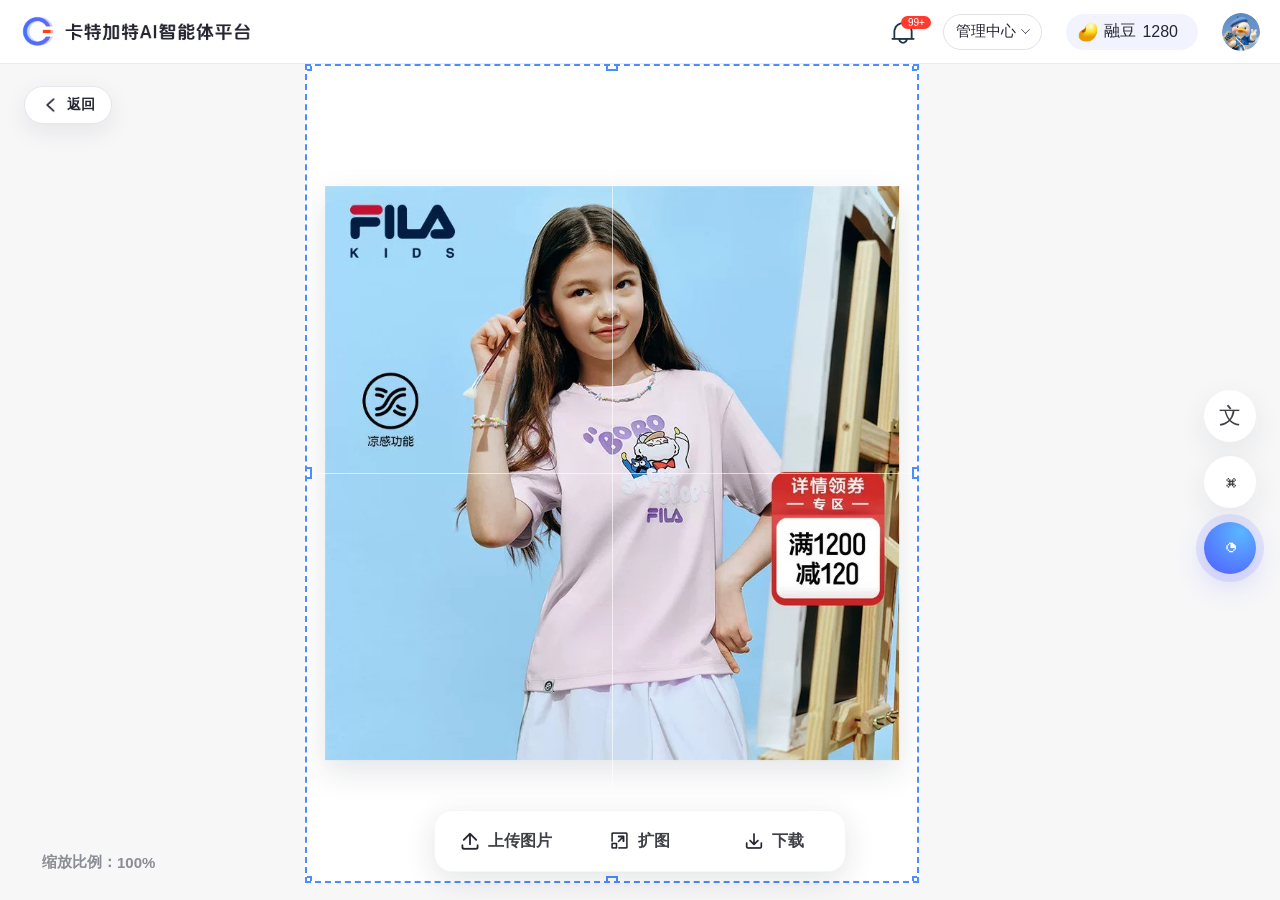
<file: outpaint-ui-preview/index.html>
<!doctype html>
<html lang="zh-CN">
<head>
  <meta charset="utf-8">
  <meta name="viewport" content="width=device-width, initial-scale=1">
  <title>扩图编辑 - AI 电商平台</title>
  <style>
    :root {
      --brand: #505cff;
      --brand-blue: #4b8cff;
      --page: #f7f7f8;
      --panel: #fff;
      --panel-soft: #f2f2f3;
      --text: #252632;
      --sub: #657084;
      --muted: #9aa1ad;
      --line: #e8e8ec;
      --dark: #2f3034;
      --success: #12b76a;
      --danger: #f04438;
      --shadow: 0 18px 48px rgba(24, 28, 40, .12);
      --radius: 12px;
      --source-ratio: 1;
      --target-ratio: 1;
      --source-size: 50%;
      --source-image: url("assets/main-product.jpg");
      font-family: "PingFang SC", "Noto Sans SC", -apple-system, BlinkMacSystemFont, "Segoe UI", sans-serif;
    }

    * { box-sizing: border-box; }

    html,
    body {
      width: 100%;
      min-height: 100%;
      margin: 0;
      color: var(--text);
      background: var(--page);
      letter-spacing: 0;
      overflow: hidden;
    }

    button,
    input,
    select {
      font: inherit;
    }

    button {
      border: 0;
      cursor: pointer;
      background: transparent;
      color: inherit;
    }

    .editor {
      width: 100vw;
      height: 100vh;
      display: grid;
      grid-template-rows: 64px minmax(0, 1fr);
      background: #f7f7f8;
    }

    .global-header {
      height: 64px;
      background: #fff;
      border-bottom: 1px solid #e9ebf2;
      display: flex;
      align-items: center;
      justify-content: space-between;
      padding: 0 20px;
      position: sticky;
      top: 0;
      z-index: 20;
    }

    .brand {
      display: flex;
      align-items: center;
      min-width: 0;
    }

    .brand-logo {
      width: 232px;
      height: auto;
      display: block;
    }

    .header-actions {
      display: flex;
      align-items: center;
      justify-content: flex-end;
      gap: 24px;
      color: #252632;
    }

    .notice {
      width: 32px;
      height: 32px;
      border: 0;
      background: transparent;
      position: relative;
      cursor: pointer;
      padding: 0;
    }

    .notice:before {
      content: "";
      position: absolute;
      left: 3px;
      top: 3px;
      width: 26px;
      height: 26px;
      background: url("assets/notification-bell.png") center / contain no-repeat;
    }

    .notice:after {
      content: "99+";
      position: absolute;
      left: 14px;
      top: 0;
      min-width: 24px;
      height: 13px;
      padding: 0 3px;
      border-radius: 10px;
      background: #ff3b30;
      color: #fff;
      font-size: 10px;
      line-height: 13px;
      text-align: center;
    }

    .header-pill {
      min-height: 36px;
      border: 1px solid #e1e1e1;
      border-radius: 20px;
      background: #fff;
      padding: 0 12px;
      display: inline-flex;
      align-items: center;
      gap: 6px;
      font-size: 15px;
      white-space: nowrap;
    }

    .header-chevron {
      width: 7px;
      height: 7px;
      border-right: 1.7px solid #4b5565;
      border-bottom: 1.7px solid #4b5565;
      border-radius: 1.5px;
      transform: rotate(45deg);
      flex: 0 0 auto;
      margin-top: -4px;
    }

    .credit-pill {
      min-height: 36px;
      border: 0;
      border-radius: 20px;
      background: #f1f4ff;
      padding: 0 20px 0 12px;
      display: inline-flex;
      align-items: center;
      gap: 6px;
      font-size: 16px;
      white-space: nowrap;
    }

    .credit-dot {
      width: 20px;
      height: 20px;
      display: inline-block;
      background: url("assets/rongdou-credit-icon.png") center / contain no-repeat;
      flex: 0 0 auto;
    }

    .avatar {
      width: 38px;
      height: 38px;
      border-radius: 50%;
      display: block;
      object-fit: cover;
      background: #eef1ff;
    }

    .canvas-shell {
      position: relative;
      min-height: 0;
      overflow: hidden;
      background: #f7f7f8;
    }

    .canvas {
      position: absolute;
      inset: 0;
      display: grid;
      place-items: center;
      padding-bottom: 120px;
      touch-action: none;
    }

    .board-strip {
      position: relative;
      display: flex;
      align-items: flex-start;
      gap: 56px;
      cursor: grab;
      transform-origin: center center;
      will-change: transform;
    }

    .board-strip.dragging {
      cursor: grabbing;
    }

    .artboard-wrap {
      position: relative;
      width: min(760px, 48vw);
      aspect-ratio: var(--target-ratio);
      transition: width .18s ease, aspect-ratio .18s ease;
    }

    .artboard-wrap.wide {
      width: min(900px, 56vw);
    }

    .artboard-wrap.tall {
      width: min(520px, 38vw);
    }

    .selection-label {
      position: absolute;
      left: 0;
      top: -30px;
      display: flex;
      align-items: center;
      gap: 8px;
      color: var(--brand-blue);
      font-size: 16px;
      font-weight: 600;
    }

    .selection-size {
      position: absolute;
      top: -30px;
      right: 0;
      color: var(--brand-blue);
      font-size: 16px;
      font-weight: 600;
    }

    .artboard {
      position: absolute;
      inset: 0;
      background: #fff;
      border: 2px solid var(--brand-blue);
      overflow: hidden;
      user-select: none;
    }

    .artboard.pending {
      border-style: dashed;
    }

    .artboard::before,
    .artboard::after {
      content: "";
      position: absolute;
      z-index: 4;
      background: rgba(255,255,255,.62);
      pointer-events: none;
    }

    .artboard::before {
      left: 0;
      top: 50%;
      width: 100%;
      height: 1px;
    }

    .artboard::after {
      top: 0;
      left: 50%;
      height: 100%;
      width: 1px;
    }

    .expanded-bg {
      position: absolute;
      inset: 0;
      opacity: 0;
      background:
        linear-gradient(90deg, rgba(176,226,249,.84), rgba(244,251,255,.78)),
        var(--source-image) center / cover no-repeat;
      filter: blur(22px) saturate(1.05);
      transform: scale(1.14);
      transition: opacity .28s ease;
    }

    .generated .expanded-bg,
    .processing .expanded-bg {
      opacity: 1;
    }

    .source-photo {
      position: absolute;
      z-index: 3;
      left: 50%;
      top: 50%;
      width: var(--source-size);
      aspect-ratio: 1;
      transform: translate(-50%, -50%);
      background: #fff var(--source-image) center / cover no-repeat;
      box-shadow: 0 12px 30px rgba(34, 40, 56, .12);
      transition: width .18s ease, opacity .18s ease;
    }

    .generated .source-photo {
      box-shadow: none;
    }

    .source-board.generated .expanded-bg,
    .source-board.generated .outpaint-mask {
      opacity: 0;
    }

    .source-board.generated .source-photo {
      box-shadow: 0 12px 30px rgba(34, 40, 56, .12);
    }

    .outpaint-mask {
      position: absolute;
      inset: 0;
      z-index: 2;
      opacity: 0;
      background: linear-gradient(90deg, rgba(235,235,235,.2), rgba(198,198,198,.78));
      transition: opacity .18s ease;
    }

    .processing .outpaint-mask {
      opacity: .82;
    }

    .processing-badge {
      position: absolute;
      right: 110px;
      bottom: 42px;
      z-index: 8;
      display: none;
      padding: 10px 20px;
      border-radius: 999px;
      background: rgba(42,43,48,.32);
      color: #fff;
      font-size: 16px;
      font-weight: 650;
      backdrop-filter: blur(6px);
    }

    .processing .processing-badge {
      display: block;
    }

    .handle {
      position: absolute;
      z-index: 8;
      width: 12px;
      height: 12px;
      border: 2px solid var(--brand-blue);
      background: #fff;
    }

    .handle.lt { left: -7px; top: -7px; }
    .handle.rt { right: -7px; top: -7px; }
    .handle.lb { left: -7px; bottom: -7px; }
    .handle.rb { right: -7px; bottom: -7px; }
    .handle.tm { left: 50%; top: -7px; transform: translateX(-50%); }
    .handle.bm { left: 50%; bottom: -7px; transform: translateX(-50%); }
    .handle.lm { left: -7px; top: 50%; transform: translateY(-50%); }
    .handle.rm { right: -7px; top: 50%; transform: translateY(-50%); }

    .right-rail {
      position: absolute;
      right: 24px;
      top: 50%;
      transform: translateY(-50%);
      display: grid;
      gap: 14px;
      z-index: 12;
    }

    .rail-btn {
      width: 52px;
      height: 52px;
      border-radius: 50%;
      display: grid;
      place-items: center;
      background: #fff;
      box-shadow: 0 10px 30px rgba(30,34,44,.08);
      color: #3e4046;
      font-size: 22px;
    }

    .rail-btn.active {
      color: #fff;
      background: radial-gradient(circle at 70% 20%, #5bb6ff, var(--brand));
      box-shadow: 0 0 0 8px rgba(80,92,255,.12), 0 10px 30px rgba(80,92,255,.22);
    }

    .return-btn {
      position: absolute;
      left: 24px;
      top: 22px;
      z-index: 17;
      height: 38px;
      padding: 0 16px;
      border-radius: 20px;
      display: inline-flex;
      align-items: center;
      gap: 8px;
      background: #fff;
      border: 1px solid #e5e7ef;
      box-shadow: 0 8px 24px rgba(24, 28, 40, .08);
      color: #252632;
      font-size: 14px;
      font-weight: 700;
    }

    .return-btn:hover {
      color: var(--brand);
      border-color: rgba(80, 92, 255, .28);
      background: #f7f8ff;
    }

    .return-icon {
      width: 18px;
      height: 18px;
      display: inline-block;
      flex: 0 0 auto;
      background: url("assets/back-icon.png") center / 18px 18px no-repeat;
    }

    .bottom-left {
      position: absolute;
      left: 42px;
      bottom: 28px;
      display: flex;
      align-items: center;
      color: #8b8d94;
      font-size: 15px;
      font-weight: 600;
    }

    .tool-dock {
      position: absolute;
      left: 50%;
      transform: translateX(-50%);
      z-index: 16;
      display: flex;
      align-items: center;
      background: #fff;
      box-shadow: 0 8px 30px rgba(27, 31, 42, .12);
      border: 1px solid rgba(0,0,0,.04);
      overflow: hidden;
    }

    .tool-dock {
      bottom: 28px;
      height: 62px;
      border-radius: 18px;
      gap: 8px;
      padding: 8px;
    }

    .dock-btn {
      min-width: 126px;
      height: 42px;
      border-radius: 11px;
      padding: 0 16px;
      display: inline-flex;
      align-items: center;
      justify-content: center;
      gap: 8px;
      color: #3e4046;
      font-size: 16px;
      font-weight: 700;
    }

    .dock-btn:hover {
      background: #F5F6FA;
    }

    .dock-btn.active {
      color: #fff;
      background: #2f3034;
    }

    .dock-btn.active:hover {
      background: #2f3034;
    }

    .dock-icon {
      width: 20px;
      height: 20px;
      flex: 0 0 auto;
      display: inline-block;
      background-position: center;
      background-repeat: no-repeat;
      background-size: 20px 20px;
    }

    .outpaint-dock-icon {
      background-image: url("assets/outpaint-icon.png");
    }

    .dock-btn.active .outpaint-dock-icon {
      background-image: url("assets/outpaint-icon-active.png");
    }

    .upload-dock-icon {
      background-image: url("assets/upload-icon.png");
    }

    .dock-btn.active .upload-dock-icon {
      background-image: url("assets/upload-icon-active.png");
    }

    .download-dock-icon {
      width: 20px;
      height: 20px;
      flex: 0 0 auto;
      display: inline-block;
      background: url("assets/download-icon.png") center / 20px 20px no-repeat;
    }

    .outpaint-panel {
      position: fixed;
      z-index: 18;
      right: 24px;
      top: 86px;
      bottom: 104px;
      width: 336px;
      border-radius: 12px;
      background: #fff;
      box-shadow: 0 14px 36px rgba(24,28,40,.12);
      padding: 14px 14px 12px;
      display: none;
      flex-direction: column;
      gap: 10px;
      overflow: hidden;
    }

    .outpaint-panel.show {
      display: flex;
    }

    .outpaint-panel h2 {
      margin: 0;
      font-size: 15px;
      line-height: 20px;
      font-weight: 800;
    }

    .form-block {
      display: grid;
      gap: 6px;
    }

    .outpaint-panel > .form-block:nth-of-type(2) {
      min-height: 0;
      flex: 1 1 auto;
    }

    .form-label {
      color: #7c7f89;
      font-size: 14px;
      line-height: 20px;
    }

    .select-wrap,
    .input-wrap {
      position: relative;
      height: 36px;
      border-radius: 8px;
      background: #f2f2f3;
      display: flex;
      align-items: center;
    }

    .select-wrap select {
      width: 100%;
      height: 36px;
      border: 0;
      appearance: none;
      outline: 0;
      background: transparent;
      padding: 0 36px 0 12px;
      font-size: 14px;
      color: #222328;
      cursor: pointer;
    }

    .select-wrap::after {
      content: "";
      position: absolute;
      right: 14px;
      top: 13px;
      width: 7px;
      height: 7px;
      border-right: 1.6px solid #7c7f89;
      border-bottom: 1.6px solid #7c7f89;
      transform: rotate(45deg);
      pointer-events: none;
    }

    .ratio-list {
      display: grid;
      gap: 4px;
      padding: 0;
      min-height: 0;
      align-content: start;
      overflow-y: auto;
    }

    .ratio-option {
      min-height: 32px;
      display: grid;
      grid-template-columns: 32px minmax(0, 1fr) 22px;
      align-items: center;
      gap: 12px;
      color: #222328;
      font-size: 14px;
      line-height: 20px;
      text-align: left;
      border-radius: 8px;
      background: transparent;
      padding: 0 2px 0 0;
    }

    .ratio-option:hover { background: transparent; }

    .ratio-option .selected-mark {
      justify-self: end;
      color: var(--brand);
      font-size: 20px;
      line-height: 20px;
      font-weight: 600;
      opacity: 0;
    }

    .ratio-option.active .selected-mark {
      opacity: 1;
    }

    .ratio-icon {
      width: 32px;
      height: 32px;
      background: transparent;
      border-radius: 0;
      display: grid;
      place-items: center;
    }

    .ratio-icon i {
      display: block;
      width: 20px;
      height: 20px;
      border: 2px solid #767982;
      border-radius: 4px;
    }

    .ratio-option[data-ratio="original"] .ratio-icon i {
      width: 20px;
      height: 20px;
      border-style: dashed;
    }

    .ratio-option[data-ratio="3:4"] .ratio-icon i,
    .ratio-option[data-ratio="2:3"] .ratio-icon i,
    .ratio-option[data-ratio="9:16"] .ratio-icon i,
    .ratio-option[data-ratio="4:5"] .ratio-icon i {
      width: 18px;
      height: 24px;
    }

    .ratio-option[data-ratio="9:16"] .ratio-icon i {
      width: 14px;
      height: 24px;
    }

    .ratio-option[data-ratio="4:3"] .ratio-icon i,
    .ratio-option[data-ratio="3:2"] .ratio-icon i,
    .ratio-option[data-ratio="16:9"] .ratio-icon i,
    .ratio-option[data-ratio="5:4"] .ratio-icon i {
      width: 24px;
      height: 18px;
    }

    .ratio-option[data-ratio="16:9"] .ratio-icon i {
      width: 25px;
      height: 14px;
    }

    .panel-actions {
      margin: 0 -14px -12px;
      padding: 10px 14px 12px;
      display: grid;
      flex: 0 0 auto;
      grid-template-columns: 1fr 1fr;
      gap: 10px;
      background: linear-gradient(180deg, rgba(255,255,255,.88), #fff 28%);
      border-top: 1px solid #f0f1f5;
    }

    .btn {
      height: 40px;
      border-radius: 8px;
      display: inline-flex;
      align-items: center;
      justify-content: center;
      gap: 6px;
      font-size: 14px;
      font-weight: 700;
      background: #fff;
      border: 1px solid #e3e4e9;
      color: #27282d;
    }

    .btn.primary {
      background: var(--brand);
      color: #fff;
      border-color: var(--brand);
      box-shadow: 0 8px 22px rgba(80, 92, 255, 0.18);
    }

    .btn.primary:disabled {
      color: #a9abb2;
      background: #efeff1;
      border-color: #efeff1;
      cursor: not-allowed;
    }

    .floating-menu {
      position: absolute;
      z-index: 28;
      display: none;
      width: 236px;
      border-radius: 14px;
      padding: 8px;
      background: #fff;
      box-shadow: 0 18px 48px rgba(24, 28, 40, .18);
      border: 1px solid rgba(0,0,0,.05);
    }

    .floating-menu.show {
      display: block;
    }

    .menu-item {
      width: 100%;
      height: 44px;
      border-radius: 10px;
      display: flex;
      align-items: center;
      gap: 12px;
      padding: 0 12px;
      font-size: 16px;
      color: #303138;
      text-align: left;
    }

    .menu-item:hover {
      background: #f1f1f3;
    }

    .menu-icon {
      width: 22px;
      text-align: center;
      color: #575a63;
    }

    .toast {
      position: fixed;
      right: 28px;
      bottom: 28px;
      z-index: 40;
      display: none;
      max-width: 360px;
      padding: 12px 16px;
      border-radius: 12px;
      background: rgba(47,48,52,.92);
      color: #fff;
      font-size: 15px;
      box-shadow: 0 14px 34px rgba(24,28,40,.2);
    }

    .toast.show {
      display: block;
    }

    @media (max-width: 1180px) {
      .outpaint-panel {
        right: 24px;
        top: 86px;
        bottom: 104px;
      }

      .artboard-wrap {
        width: min(680px, 62vw);
      }
    }

    @media (max-width: 760px) {
      body {
        overflow: auto;
      }

      .editor {
        min-height: 100vh;
        height: auto;
        grid-template-rows: auto 720px;
      }

      .global-header {
        padding: 12px;
        height: auto;
        gap: 10px;
        align-items: flex-start;
        flex-direction: column;
      }

      .brand-logo {
        width: min(232px, 58vw);
      }

      .header-actions {
        width: 100%;
        gap: 10px;
        justify-content: flex-end;
      }

      .notice {
        display: none;
      }

      .artboard-wrap,
      .artboard-wrap.wide,
      .artboard-wrap.tall {
        width: 78vw;
      }

      .outpaint-panel {
        left: 12px;
        right: 12px;
        top: 86px;
        bottom: 92px;
        width: auto;
      }

      .return-btn {
        left: 12px;
        top: 12px;
      }

      .right-rail {
        display: none;
      }

      .tool-dock {
        width: calc(100vw - 24px);
        justify-content: center;
      }
    }
  </style>
</head>
<body>
  <div class="editor">
    <header class="global-header">
      <div class="brand"><img class="brand-logo" src="assets/carter-ai-logo.png" alt="卡特加特 AI"></div>
      <div class="header-actions">
        <button class="notice" type="button" aria-label="通知"></button>
        <div class="header-pill">管理中心<span class="header-chevron"></span></div>
        <div class="credit-pill"><span class="credit-dot"></span>融豆 <span id="creditCount">1280</span></div>
        <img class="avatar" src="assets/user-avatar.png" alt="">
      </div>
    </header>

    <main class="canvas-shell" id="canvasShell">
      <button class="return-btn" id="returnBtn" type="button" aria-label="返回上一页"><span class="return-icon" aria-hidden="true"></span>返回</button>
      <section class="canvas" aria-label="扩图编辑画布">
        <div class="board-strip" id="boardStrip">
          <div class="artboard-wrap" id="artboardWrap">
            <div class="selection-label">▣ 主图01</div>
            <div class="selection-size" id="selectionSize">2048 × 2730</div>
            <div class="artboard pending source-board" id="artboard" title="原始图片">
              <div class="expanded-bg"></div>
              <div class="outpaint-mask"></div>
              <div class="source-photo" id="sourcePhoto"></div>
              <div class="processing-badge">智能扩图中</div>
              <span class="handle lt"></span>
              <span class="handle rt"></span>
              <span class="handle lb"></span>
              <span class="handle rb"></span>
              <span class="handle tm"></span>
              <span class="handle bm"></span>
              <span class="handle lm"></span>
              <span class="handle rm"></span>
            </div>
          </div>
          <div id="resultSlot"></div>
        </div>
      </section>

      <aside class="outpaint-panel" id="outpaintPanel" aria-label="扩图参数">
        <h2>扩图</h2>
        <div class="form-block">
          <label class="form-label" for="scaleSelect">缩放比例</label>
          <div class="select-wrap">
            <select id="scaleSelect">
              <option value="1" selected>1x</option>
              <option value="1.5">1.5x</option>
              <option value="2">2x</option>
              <option value="3">3x</option>
              <option value="4">4x</option>
            </select>
          </div>
        </div>
        <div class="form-block">
          <div class="form-label">比例</div>
          <div class="ratio-list" id="ratioList" aria-label="比例">
            <button class="ratio-option" type="button" data-ratio="original"><span class="ratio-icon" aria-hidden="true"><i></i></span><span>原始比例</span><span class="selected-mark">✓</span></button>
            <button class="ratio-option" type="button" data-ratio="1:1"><span class="ratio-icon" aria-hidden="true"><i></i></span><span>1:1</span><span class="selected-mark">✓</span></button>
            <button class="ratio-option active" type="button" data-ratio="3:4"><span class="ratio-icon" aria-hidden="true"><i></i></span><span>3:4</span><span class="selected-mark">✓</span></button>
            <button class="ratio-option" type="button" data-ratio="2:3"><span class="ratio-icon" aria-hidden="true"><i></i></span><span>2:3</span><span class="selected-mark">✓</span></button>
            <button class="ratio-option" type="button" data-ratio="9:16"><span class="ratio-icon" aria-hidden="true"><i></i></span><span>9:16</span><span class="selected-mark">✓</span></button>
            <button class="ratio-option" type="button" data-ratio="4:3"><span class="ratio-icon" aria-hidden="true"><i></i></span><span>4:3</span><span class="selected-mark">✓</span></button>
            <button class="ratio-option" type="button" data-ratio="3:2"><span class="ratio-icon" aria-hidden="true"><i></i></span><span>3:2</span><span class="selected-mark">✓</span></button>
            <button class="ratio-option" type="button" data-ratio="16:9"><span class="ratio-icon" aria-hidden="true"><i></i></span><span>16:9</span><span class="selected-mark">✓</span></button>
            <button class="ratio-option" type="button" data-ratio="4:5"><span class="ratio-icon" aria-hidden="true"><i></i></span><span>4:5</span><span class="selected-mark">✓</span></button>
            <button class="ratio-option" type="button" data-ratio="5:4"><span class="ratio-icon" aria-hidden="true"><i></i></span><span>5:4</span><span class="selected-mark">✓</span></button>
          </div>
        </div>
        <div class="panel-actions">
          <button class="btn" type="button" id="cancelBtn">取消</button>
          <button class="btn primary" type="button" id="generateBtn">生成 ⚡8</button>
        </div>
      </aside>

      <div class="right-rail" aria-label="快捷入口">
        <button class="rail-btn" type="button" title="翻译">文</button>
        <button class="rail-btn" type="button" title="工具">⌘</button>
        <button class="rail-btn active" type="button" title="AI">◔</button>
      </div>

      <div class="tool-dock" aria-label="底部工具">
        <button class="dock-btn" id="uploadImageBtn" type="button"><span class="dock-icon upload-dock-icon" aria-hidden="true"></span>上传图片</button>
        <button class="dock-btn" id="openOutpaintBtn" type="button"><span class="dock-icon outpaint-dock-icon" aria-hidden="true"></span>扩图</button>
        <button class="dock-btn" id="downloadImageBtn" type="button"><span class="download-dock-icon" aria-hidden="true"></span>下载</button>
      </div>
      <input id="localImageInput" type="file" accept="image/*" hidden>

      <div class="bottom-left">
        缩放比例：<span id="zoomLevel">100%</span>
      </div>

      <div class="floating-menu" id="resultMenu" role="menu">
        <button class="menu-item" type="button" data-action="download"><span class="menu-icon">⇩</span>下载图片</button>
        <button class="menu-item" type="button" data-action="continue"><span class="menu-icon">↗</span>继续扩图</button>
        <button class="menu-item" type="button" data-action="text"><span class="menu-icon">T</span>添加文字</button>
        <button class="menu-item" type="button" data-action="save"><span class="menu-icon">☆</span>保存到成品图片</button>
        <button class="menu-item" type="button" data-action="source"><span class="menu-icon">⌁</span>查看来源</button>
      </div>
    </main>
  </div>

  <div class="toast" id="toast"></div>

  <script>
    const source = { width: 2048, height: 2048 };
    const state = {
      ratio: "3:4",
      scale: 1,
      width: 2048,
      height: 2730,
      generated: false,
      canvasScale: 1,
      canvasX: 0,
      canvasY: 0
    };

    const ratioList = document.getElementById("ratioList");
    const scaleSelect = document.getElementById("scaleSelect");
    const boardStrip = document.getElementById("boardStrip");
    const artboardWrap = document.getElementById("artboardWrap");
    const artboard = document.getElementById("artboard");
    const resultSlot = document.getElementById("resultSlot");
    const selectionSize = document.getElementById("selectionSize");
    const generateBtn = document.getElementById("generateBtn");
    const resultMenu = document.getElementById("resultMenu");
    const toast = document.getElementById("toast");
    const outpaintPanel = document.getElementById("outpaintPanel");
    const localImageInput = document.getElementById("localImageInput");
    const canvasShell = document.getElementById("canvasShell");
    const zoomLevel = document.getElementById("zoomLevel");
    const fixedUiSelector = ".outpaint-panel, .tool-dock, .right-rail, .floating-menu, .bottom-left, .return-btn";
    const dragState = {
      active: false,
      pointerId: null,
      startX: 0,
      startY: 0,
      originX: 0,
      originY: 0
    };

    function clamp(value) {
      return Math.max(512, Math.min(4096, Math.round(Number(value) || 1200)));
    }

    function exceedsSizeLimit(size) {
      return size.width > 4096 || size.height > 4096;
    }

    function presetSize(ratio, scale) {
      if (ratio === "original" || ratio === "1:1") {
        return { width: Math.round(source.width * scale), height: Math.round(source.height * scale) };
      }
      const [rw, rh] = ratio.split(":").map(Number);
      if (rw <= rh) {
        const width = Math.floor(source.width * scale);
        return { width, height: Math.floor(width * rh / rw) };
      }
      const height = Math.floor(source.height * scale);
      return { width: Math.floor(height * rw / rh), height };
    }

    function render() {
      state.width = clamp(state.width);
      state.height = clamp(state.height);
      selectionSize.textContent = `${state.width} × ${state.height}`;
      artboardWrap.style.setProperty("--target-ratio", `${state.width} / ${state.height}`);
      document.documentElement.style.setProperty("--target-ratio", `${state.width} / ${state.height}`);

      const sourceWidthPercent = Math.min(94, Math.max(32, source.width / state.width * 100));
      document.documentElement.style.setProperty("--source-size", `${sourceWidthPercent}%`);

      const ratio = state.width / state.height;
      artboardWrap.classList.toggle("wide", ratio > 1.35);
      artboardWrap.classList.toggle("tall", ratio < .72);
      renderCanvasTransform();
    }

    function renderCanvasTransform() {
      boardStrip.style.transform = `translate(${state.canvasX}px, ${state.canvasY}px) scale(${state.canvasScale})`;
      zoomLevel.textContent = `${Math.round(state.canvasScale * 100)}%`;
    }

    function clampScale(value) {
      return Math.max(0.25, Math.min(4, value));
    }

    function zoomCanvas(delta, clientX, clientY) {
      const previousScale = state.canvasScale;
      const nextScale = clampScale(previousScale * delta);
      if (nextScale === previousScale) return;

      const shellRect = canvasShell.getBoundingClientRect();
      const centerX = shellRect.left + shellRect.width / 2;
      const centerY = shellRect.top + shellRect.height / 2;
      const focusX = clientX - centerX - state.canvasX;
      const focusY = clientY - centerY - state.canvasY;
      const scaleRatio = nextScale / previousScale;

      state.canvasX -= focusX * (scaleRatio - 1);
      state.canvasY -= focusY * (scaleRatio - 1);
      state.canvasScale = nextScale;
      renderCanvasTransform();
    }

    function panCanvas(deltaX, deltaY) {
      state.canvasX -= deltaX;
      state.canvasY -= deltaY;
      renderCanvasTransform();
    }

    function isFixedUiTarget(target) {
      return Boolean(target && target.closest(fixedUiSelector));
    }

    function updateFromRatio(ratio) {
      const nextScale = Number(scaleSelect.value);
      const next = presetSize(ratio, nextScale);
      if (exceedsSizeLimit(next)) {
        scaleSelect.value = String(state.scale);
        showToast("最终尺寸超出扩图限制");
        return false;
      }
      state.ratio = ratio;
      state.scale = nextScale;
      state.width = next.width;
      state.height = next.height;
      ratioList.querySelectorAll(".ratio-option").forEach(button => {
        button.classList.toggle("active", button.dataset.ratio === ratio);
      });
      resetGenerated();
      render();
      return true;
    }

    function resetGenerated() {
      state.generated = false;
      artboard.classList.remove("generated", "processing");
      artboard.classList.add("pending");
      resultSlot.innerHTML = "";
      generateBtn.disabled = false;
      generateBtn.textContent = "生成 ⚡8";
      resultMenu.classList.remove("show");
    }

    function createResultBoard() {
      resultSlot.innerHTML = `
        <div class="artboard-wrap result-wrap">
          <div class="selection-label">▣ 扩图结果</div>
          <div class="selection-size">${state.width} × ${state.height}</div>
          <div class="artboard generated result-board" id="resultArtboard" title="生成完成后右键图片查看操作">
            <div class="expanded-bg"></div>
            <div class="outpaint-mask"></div>
            <div class="source-photo"></div>
            <span class="handle lt"></span>
            <span class="handle rt"></span>
            <span class="handle lb"></span>
            <span class="handle rb"></span>
            <span class="handle tm"></span>
            <span class="handle bm"></span>
            <span class="handle lm"></span>
            <span class="handle rm"></span>
          </div>
        </div>
      `;
      const resultWrap = resultSlot.querySelector(".result-wrap");
      const ratio = state.width / state.height;
      resultWrap.style.setProperty("--target-ratio", `${state.width} / ${state.height}`);
      resultWrap.classList.toggle("wide", ratio > 1.35);
      resultWrap.classList.toggle("tall", ratio < .72);
      bindResultContextMenu();
    }

    function bindResultContextMenu() {
      const resultArtboard = document.getElementById("resultArtboard");
      if (!resultArtboard) return;
      resultArtboard.addEventListener("contextmenu", placeMenu);
      resultArtboard.addEventListener("mousedown", (event) => {
        if (event.button === 2) placeMenu(event);
      });
      resultArtboard.addEventListener("auxclick", (event) => {
        if (event.button === 2) placeMenu(event);
      });
    }

    function showToast(message) {
      toast.textContent = message;
      toast.classList.add("show");
      window.clearTimeout(showToast.timer);
      showToast.timer = window.setTimeout(() => toast.classList.remove("show"), 2200);
    }

    function generate() {
      resultMenu.classList.remove("show");
      generateBtn.disabled = true;
      generateBtn.textContent = "生成中";
      artboard.classList.remove("generated", "pending");
      artboard.classList.add("processing");
      document.getElementById("creditCount").textContent = "1272";
      window.setTimeout(() => {
        state.generated = true;
        artboard.classList.remove("processing", "pending");
        artboard.classList.add("generated");
        createResultBoard();
        generateBtn.disabled = false;
        generateBtn.textContent = "重新生成 ⚡8";
        render();
        showToast("扩图完成：已生成新图片并关联原始图片。右键图片可操作。");
      }, 1500);
    }

    function placeMenu(event) {
      if (!state.generated) {
        showToast("请先生成扩图结果，完成后可右键操作图片。");
        return;
      }
      event.preventDefault();
      const shellRect = document.getElementById("canvasShell").getBoundingClientRect();
      const menuWidth = 236;
      const menuHeight = 228;
      const x = Math.min(event.clientX - shellRect.left, shellRect.width - menuWidth - 20);
      const y = Math.min(event.clientY - shellRect.top, shellRect.height - menuHeight - 20);
      resultMenu.style.left = `${Math.max(20, x)}px`;
      resultMenu.style.top = `${Math.max(20, y)}px`;
      resultMenu.classList.add("show");
    }

    ratioList.addEventListener("click", (event) => {
      const button = event.target.closest(".ratio-option");
      if (!button) return;
      updateFromRatio(button.dataset.ratio);
    });
    scaleSelect.addEventListener("change", () => {
      updateFromRatio(state.ratio);
    });
    generateBtn.addEventListener("click", generate);
    document.getElementById("cancelBtn").addEventListener("click", () => {
      outpaintPanel.classList.remove("show");
      document.getElementById("openOutpaintBtn").classList.remove("active");
      showToast("已取消扩图设置。");
    });
    document.getElementById("openOutpaintBtn").addEventListener("click", (event) => {
      event.stopPropagation();
      outpaintPanel.classList.toggle("show");
      const isOpen = outpaintPanel.classList.contains("show");
      document.getElementById("openOutpaintBtn").classList.toggle("active", isOpen);
    });
    document.getElementById("uploadImageBtn").addEventListener("click", () => {
      outpaintPanel.classList.remove("show");
      document.getElementById("openOutpaintBtn").classList.remove("active");
      localImageInput.click();
    });
    document.getElementById("downloadImageBtn").addEventListener("click", () => {
      resultMenu.classList.remove("show");
      showToast("下载当前图片");
    });
    document.getElementById("returnBtn").addEventListener("click", () => {
      window.location.href = "history.html";
    });
    localImageInput.addEventListener("change", () => {
      const file = localImageInput.files && localImageInput.files[0];
      if (!file) return;
      if (!file.type.startsWith("image/")) {
        showToast("请选择图片文件。");
        localImageInput.value = "";
        return;
      }
      const imageUrl = URL.createObjectURL(file);
      const img = new Image();
      img.onload = () => {
        let exceededOnUpload = false;
        document.documentElement.style.setProperty("--source-image", `url("${imageUrl}")`);
        if (img.naturalWidth && img.naturalHeight) {
          source.width = img.naturalWidth;
          source.height = img.naturalHeight;
          let next = presetSize(state.ratio, Number(scaleSelect.value));
          if (exceedsSizeLimit(next)) {
            scaleSelect.value = "1";
            state.scale = 1;
            next = presetSize(state.ratio, state.scale);
            exceededOnUpload = true;
          }
          state.width = next.width;
          state.height = next.height;
        }
        resetGenerated();
        render();
        showToast(exceededOnUpload ? "最终尺寸超出扩图限制" : `已上传：${file.name}`);
      };
      img.onerror = () => {
        showToast("图片加载失败，请重新选择。");
      };
      img.src = imageUrl;
      localImageInput.value = "";
    });
    canvasShell.addEventListener("wheel", (event) => {
      if (isFixedUiTarget(event.target)) return;
      event.preventDefault();
      if (event.ctrlKey || event.metaKey) {
        const delta = Math.exp(-event.deltaY * 0.002);
        zoomCanvas(delta, event.clientX, event.clientY);
        return;
      }
      panCanvas(event.deltaX, event.deltaY);
    }, { passive: false });
    canvasShell.addEventListener("gesturechange", (event) => {
      if (isFixedUiTarget(event.target)) return;
      event.preventDefault();
      zoomCanvas(event.scale > 1 ? 1.04 : 0.96, event.clientX, event.clientY);
    }, { passive: false });
    boardStrip.addEventListener("pointerdown", (event) => {
      if (event.button !== 0 || isFixedUiTarget(event.target) || event.target.closest("button, input, select")) return;
      dragState.active = true;
      dragState.pointerId = event.pointerId;
      dragState.startX = event.clientX;
      dragState.startY = event.clientY;
      dragState.originX = state.canvasX;
      dragState.originY = state.canvasY;
      boardStrip.classList.add("dragging");
      boardStrip.setPointerCapture(event.pointerId);
    });
    boardStrip.addEventListener("pointermove", (event) => {
      if (!dragState.active || event.pointerId !== dragState.pointerId) return;
      state.canvasX = dragState.originX + event.clientX - dragState.startX;
      state.canvasY = dragState.originY + event.clientY - dragState.startY;
      renderCanvasTransform();
    });
    function endDrag(event) {
      if (!dragState.active || event.pointerId !== dragState.pointerId) return;
      dragState.active = false;
      dragState.pointerId = null;
      boardStrip.classList.remove("dragging");
      try {
        boardStrip.releasePointerCapture(event.pointerId);
      } catch (error) {}
    }
    boardStrip.addEventListener("pointerup", endDrag);
    boardStrip.addEventListener("pointercancel", endDrag);
    window.addEventListener("contextmenu", (event) => {
      const resultArtboard = document.getElementById("resultArtboard");
      if (resultArtboard && resultArtboard.contains(event.target)) placeMenu(event);
    }, true);
    window.__openResultMenu = placeMenu;
    document.addEventListener("click", (event) => {
      if (!resultMenu.contains(event.target)) resultMenu.classList.remove("show");
    });
    resultMenu.addEventListener("click", (event) => {
      const item = event.target.closest("[data-action]");
      if (!item) return;
      const map = {
        download: "下载图片",
        continue: "基于当前结果继续扩图",
        text: "进入添加文字",
        save: "保存到成品图片",
        source: "查看来源：自由生图结果"
      };
      resultMenu.classList.remove("show");
      showToast(map[item.dataset.action]);
    });

    const entrySource = new URLSearchParams(window.location.search).get("source");
    if (entrySource === "free-create-output") {
      document.documentElement.style.setProperty("--source-image", 'url("assets/product-cover-04.png")');
      source.width = 1024;
      source.height = 1024;
      const next = presetSize(state.ratio, Number(scaleSelect.value));
      state.width = next.width;
      state.height = next.height;
      resetGenerated();
    }

    render();
  </script>
</body>
</html>
</file>
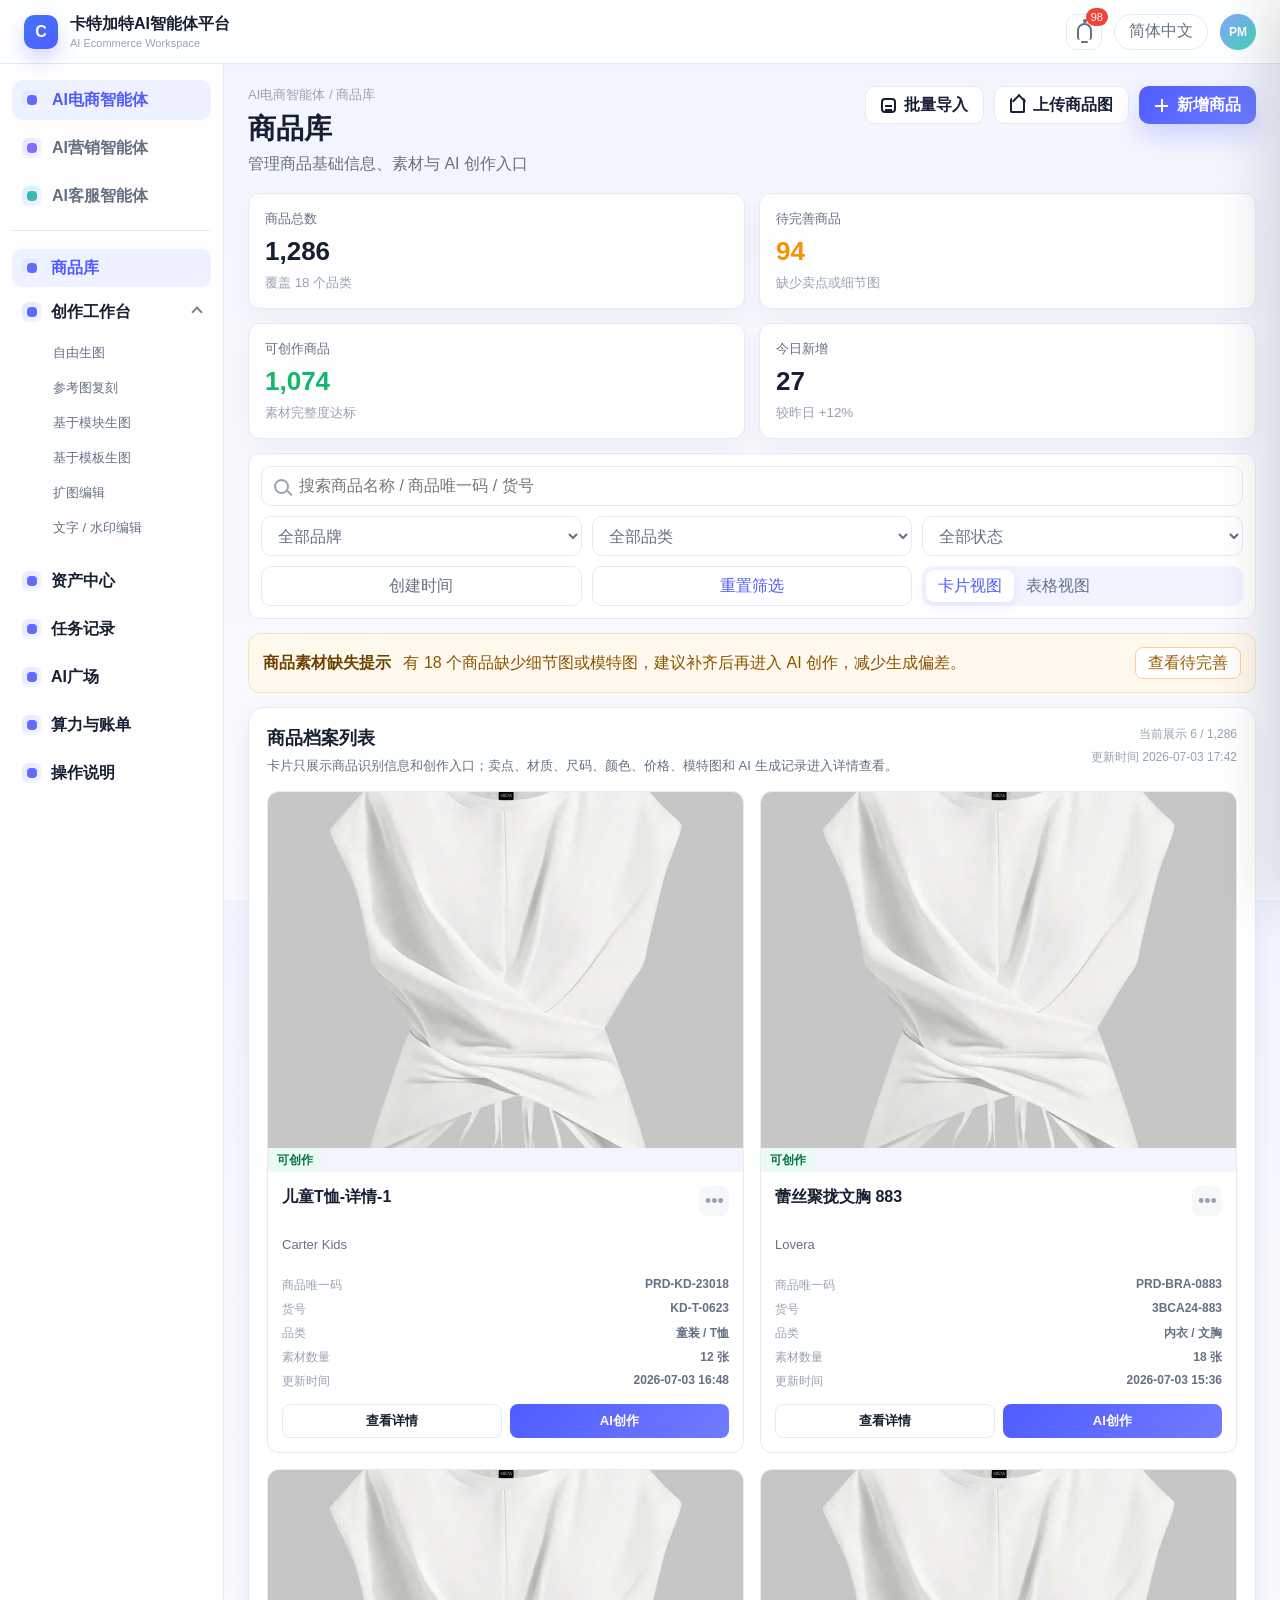
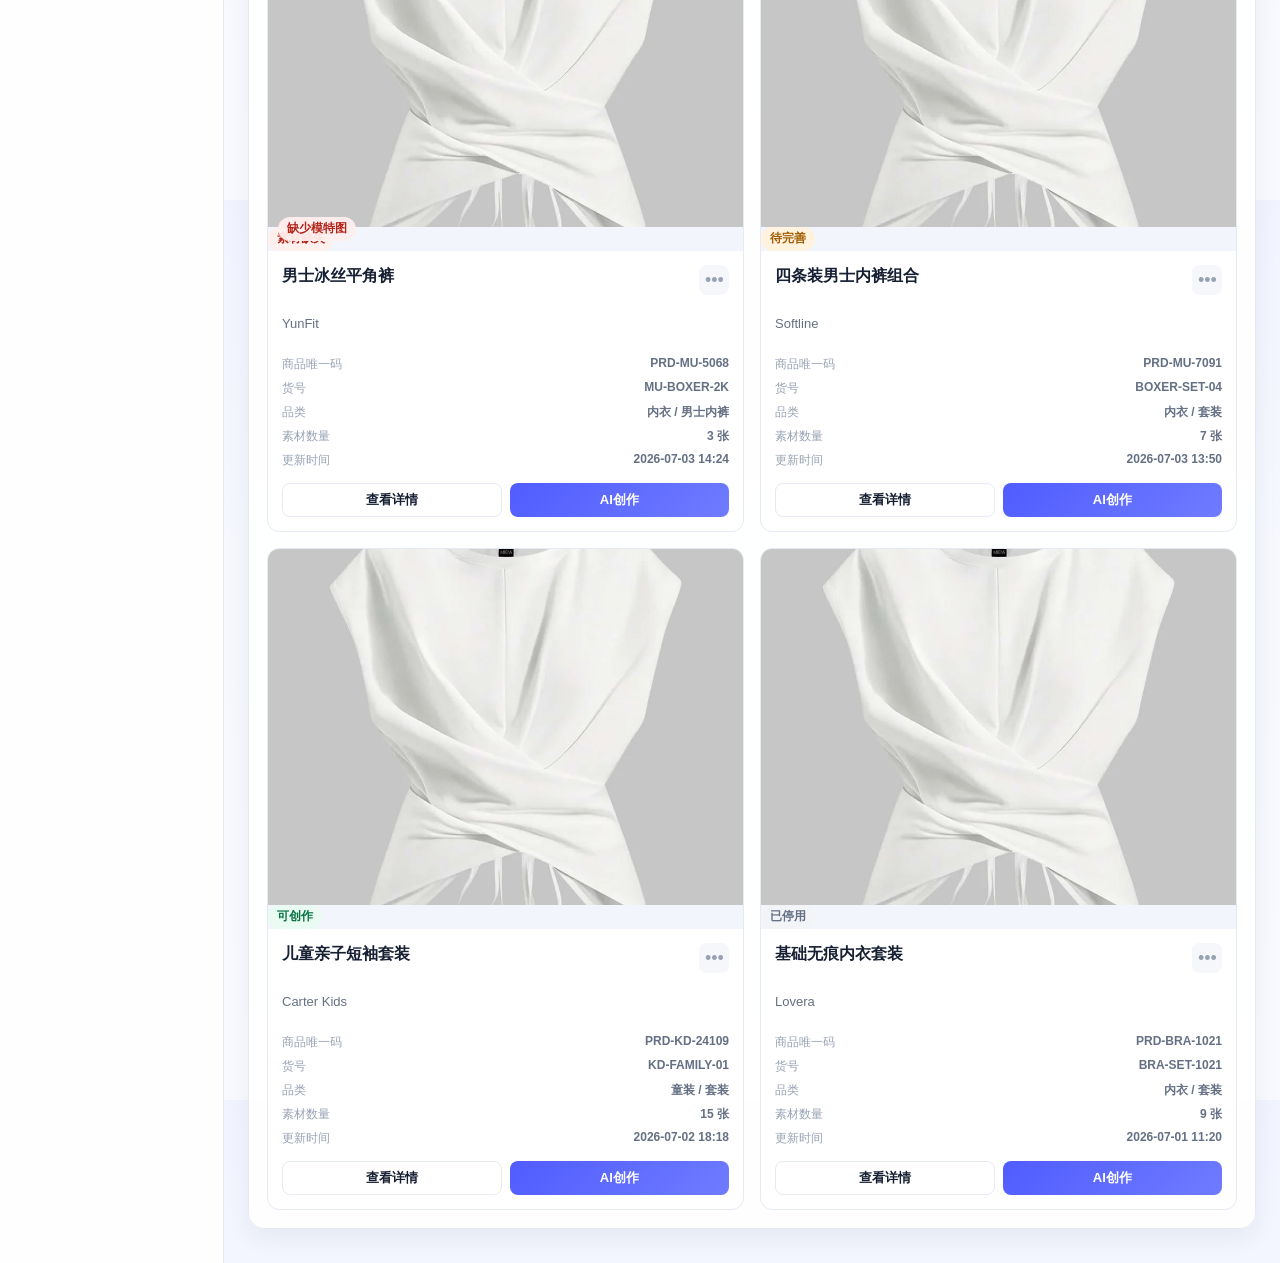
<file: design-output/ai-ecommerce-product-library-v2/index.html>
<!DOCTYPE html>
<html lang="zh-CN">
<head>
  <meta charset="UTF-8" />
  <meta name="viewport" content="width=device-width, initial-scale=1.0" />
  <title>AI电商智能体 - 商品库原型</title>
  <link rel="stylesheet" href="styles.css" />
</head>
<body>
  <div class="app-shell">
    <header class="topbar">
      <div class="brand">
        <div class="brand-mark">C</div>
        <div>
          <div class="brand-name">卡特加特AI智能体平台</div>
          <div class="brand-subtitle">AI Ecommerce Workspace</div>
        </div>
      </div>
      <div class="topbar-actions">
        <button class="icon-btn" type="button" aria-label="通知">
          <span class="icon-bell"></span>
          <em>98</em>
        </button>
        <button class="locale-btn" type="button">简体中文</button>
        <div class="avatar">PM</div>
      </div>
    </header>

    <div class="layout">
      <aside class="sidebar" aria-label="平台导航">
        <div class="primary-switch">
          <button class="primary-agent is-active" type="button" data-agent="ecommerce">
            <span class="agent-icon ecommerce"></span>
            <span>AI电商智能体</span>
          </button>
          <button class="primary-agent" type="button" data-agent="marketing">
            <span class="agent-icon marketing"></span>
            <span>AI营销智能体</span>
          </button>
          <button class="primary-agent" type="button" data-agent="service">
            <span class="agent-icon service"></span>
            <span>AI客服智能体</span>
          </button>
        </div>

        <nav class="menu-tree" aria-label="AI电商智能体菜单">
          <button class="menu-title single-link is-active" type="button" data-single-menu="商品库">
            <span class="menu-icon product"></span>
            <span>商品库</span>
          </button>

          <section class="menu-section is-open">
            <button class="menu-title" type="button" data-menu-toggle>
              <span class="menu-icon create"></span>
              <span>创作工作台</span>
              <span class="chevron"></span>
            </button>
            <div class="submenu">
              <button class="submenu-item" type="button">自由生图</button>
              <button class="submenu-item" type="button">参考图复刻</button>
              <button class="submenu-item" type="button">基于模块生图</button>
              <button class="submenu-item" type="button">基于模板生图</button>
              <button class="submenu-item" type="button">扩图编辑</button>
              <button class="submenu-item" type="button">文字 / 水印编辑</button>
            </div>
          </section>

          <button class="menu-title single-link" type="button" data-single-menu="资产中心">
            <span class="menu-icon assets"></span>
            <span>资产中心</span>
          </button>

          <button class="menu-title single-link" type="button" data-single-menu="任务记录">
            <span class="menu-icon tasks"></span>
            <span>任务记录</span>
          </button>

          <button class="menu-title single-link" type="button" data-single-menu="AI广场">
            <span class="menu-icon plaza"></span>
            <span>AI广场</span>
          </button>

          <button class="menu-title single-link" type="button" data-single-menu="算力与账单">
            <span class="menu-icon billing"></span>
            <span>算力与账单</span>
          </button>

          <button class="menu-title single-link" type="button" data-single-menu="操作说明">
            <span class="menu-icon guide"></span>
            <span>操作说明</span>
          </button>
        </nav>
      </aside>

      <main class="workspace">
        <div class="page-head">
          <div>
            <div class="breadcrumb">AI电商智能体 / 商品库</div>
            <h1>商品库</h1>
            <p>管理商品基础信息、素材与 AI 创作入口</p>
          </div>
          <div class="head-actions">
            <button class="btn ghost" type="button">
              <span class="btn-icon import"></span>
              批量导入
            </button>
            <button class="btn ghost" type="button">
              <span class="btn-icon upload"></span>
              上传商品图
            </button>
            <button class="btn primary" type="button">
              <span class="btn-icon plus"></span>
              新增商品
            </button>
          </div>
        </div>

        <section class="stats-grid" aria-label="商品统计">
          <article class="stat-card">
            <span>商品总数</span>
            <strong>1,286</strong>
            <small>覆盖 18 个品类</small>
          </article>
          <article class="stat-card warning">
            <span>待完善商品</span>
            <strong>94</strong>
            <small>缺少卖点或细节图</small>
          </article>
          <article class="stat-card success">
            <span>可创作商品</span>
            <strong>1,074</strong>
            <small>素材完整度达标</small>
          </article>
          <article class="stat-card">
            <span>今日新增</span>
            <strong>27</strong>
            <small>较昨日 +12%</small>
          </article>
        </section>

        <section class="toolbar">
          <div class="search-field">
            <span class="search-icon"></span>
            <input type="search" placeholder="搜索商品名称 / 商品唯一码 / 货号" data-search-input />
          </div>
          <select data-filter-select>
            <option>全部品牌</option>
            <option>Carter Kids</option>
            <option>Lovera</option>
            <option>YunFit</option>
            <option>Softline</option>
          </select>
          <select data-filter-select>
            <option>全部品类</option>
            <option>童装</option>
            <option>内衣</option>
            <option>套装</option>
          </select>
          <select data-filter-select>
            <option>全部状态</option>
            <option>可创作</option>
            <option>待完善</option>
            <option>素材缺失</option>
            <option>已停用</option>
          </select>
          <button class="date-filter" type="button" data-date-filter>创建时间</button>
          <button class="reset-filter" type="button" data-reset-filter>重置筛选</button>
          <div class="view-toggle" role="tablist" aria-label="视图切换">
            <button class="is-active" type="button" data-view="card">卡片视图</button>
            <button type="button" data-view="table">表格视图</button>
          </div>
        </section>

        <section class="status-callout" data-missing-tip>
          <div>
            <strong>商品素材缺失提示</strong>
            有 18 个商品缺少细节图或模特图，建议补齐后再进入 AI 创作，减少生成偏差。
          </div>
          <button type="button">查看待完善</button>
        </section>

        <section class="content-card">
          <div class="list-head">
            <div>
              <h2>商品档案列表</h2>
              <p>卡片只展示商品识别信息和创作入口；卖点、材质、尺码、颜色、价格、模特图和 AI 生成记录进入详情查看。</p>
            </div>
            <div class="list-meta">
              <span data-visible-count>当前展示 6 / 1,286</span>
              <span>更新时间 2026-07-03 17:42</span>
            </div>
          </div>

          <div class="loading-state" data-loading-state>
            <span class="spinner"></span>
            <strong>正在加载商品库...</strong>
          </div>

          <div class="empty-state" data-empty-state>
            <div class="empty-visual"></div>
            <h3>暂无商品</h3>
            <p>新增商品或批量导入商品素材后，可在这里管理商品档案并发起 AI 创作。</p>
            <button class="btn primary" type="button">新增商品</button>
          </div>

          <div class="empty-state" data-no-result-state>
            <div class="empty-visual search"></div>
            <h3>搜索无结果</h3>
            <p>没有匹配当前筛选条件的商品，建议调整关键词、品牌、品类或状态。</p>
            <button class="btn ghost" type="button" data-reset-filter>重置筛选</button>
          </div>

          <div class="product-grid" data-card-view></div>

          <div class="table-wrap" data-table-view>
            <table>
              <thead>
                <tr>
                  <th>商品图</th>
                  <th>商品名称</th>
                  <th>品牌</th>
                  <th>商品唯一码</th>
                  <th>货号</th>
                  <th>品类</th>
                  <th>状态</th>
                  <th>素材数量</th>
                  <th>更新时间</th>
                  <th>操作</th>
                </tr>
              </thead>
              <tbody data-table-body></tbody>
            </table>
          </div>
        </section>
      </main>
    </div>
  </div>

  <div class="drawer-backdrop" data-drawer-backdrop></div>
  <aside class="detail-drawer" data-detail-drawer aria-hidden="true">
    <div class="drawer-head">
      <div>
        <span class="drawer-kicker">商品详情</span>
        <h2 data-drawer-title>商品名称</h2>
      </div>
      <button class="icon-btn close" type="button" data-close-drawer aria-label="关闭详情"></button>
    </div>
    <div class="drawer-body">
      <section class="drawer-section">
        <h3>基础信息</h3>
        <div class="info-grid" data-basic-info></div>
      </section>

      <section class="drawer-section">
        <h3>商品卖点</h3>
        <div class="selling-points" data-selling-points></div>
      </section>

      <section class="drawer-section">
        <h3>商品素材</h3>
        <div class="asset-strip" data-asset-strip></div>
      </section>

      <section class="drawer-section">
        <h3>AI创作记录</h3>
        <div class="record-list" data-record-list></div>
      </section>
    </div>
    <div class="drawer-foot">
      <button class="btn ghost" type="button" data-drawer-action="编辑商品">编辑商品</button>
      <button class="btn ghost" type="button" data-drawer-action="查看任务记录">查看任务记录</button>
      <button class="btn primary" type="button" data-drawer-action="去AI创作">去AI创作</button>
    </div>
  </aside>

  <div class="action-popover" data-action-popover>
    <div class="popover-title" data-popover-title>选择 AI 创作入口</div>
    <button type="button" data-create-action="自由生图">自由生图</button>
    <button type="button" data-create-action="参考图复刻">参考图复刻</button>
    <button type="button" data-create-action="基于模块生图">基于模块生图</button>
    <button type="button" data-create-action="基于模板生图">基于模板生图</button>
    <button type="button" data-create-action="扩图编辑">扩图编辑</button>
  </div>

  <div class="toast" data-toast>已选择创作入口</div>

  <script src="script.js"></script>
</body>
</html>
</file>
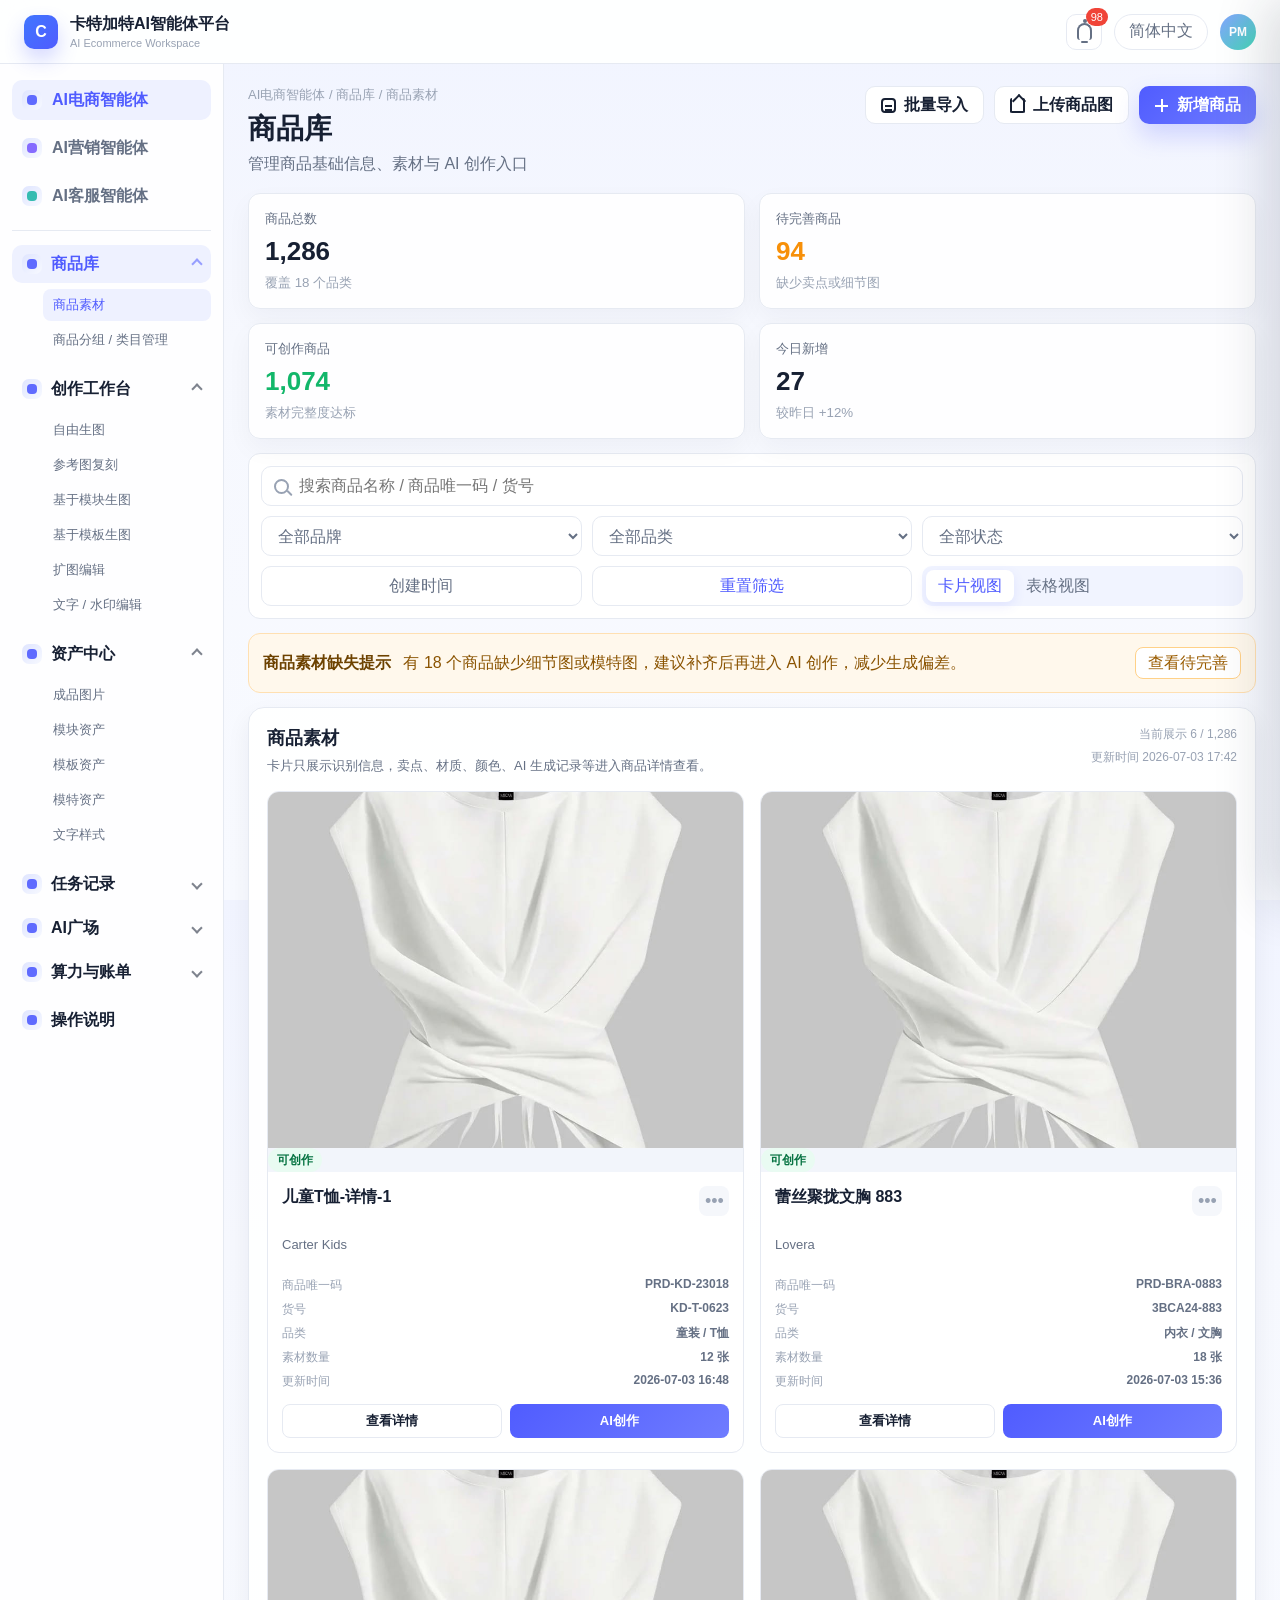
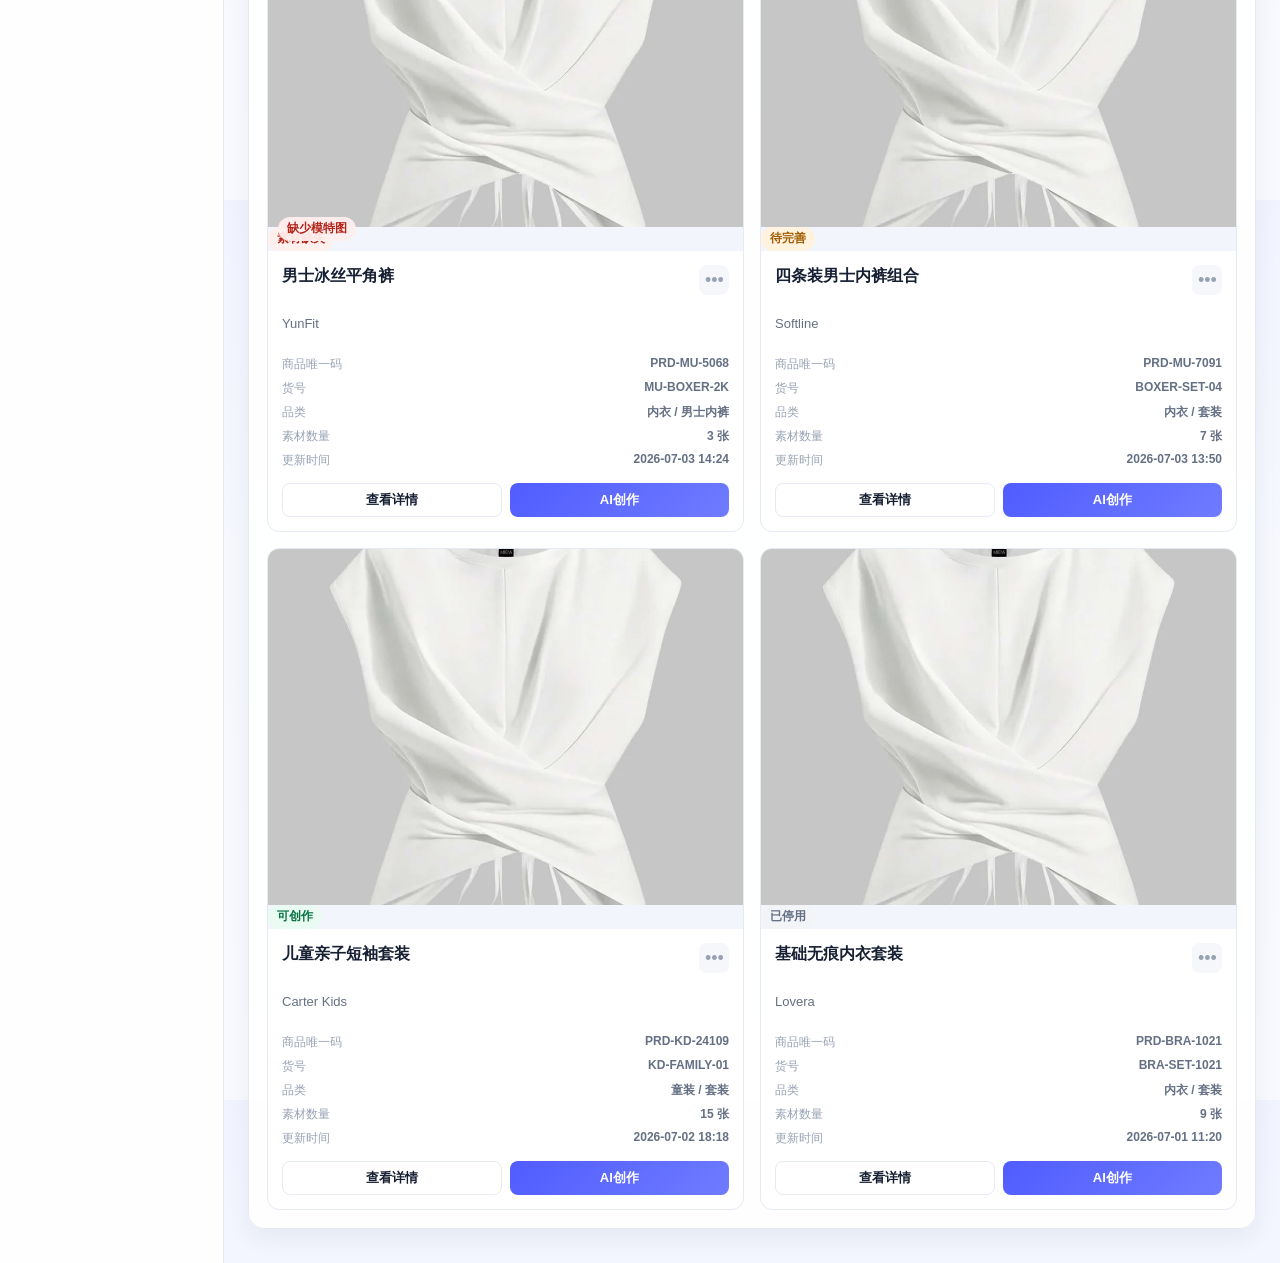
<file: design-output/ai-ecommerce-product-library/index.html>
<!DOCTYPE html>
<html lang="zh-CN">
<head>
  <meta charset="UTF-8" />
  <meta name="viewport" content="width=device-width, initial-scale=1.0" />
  <title>AI电商智能体 - 商品库原型</title>
  <link rel="stylesheet" href="styles.css" />
</head>
<body>
  <div class="app-shell">
    <header class="topbar">
      <div class="brand">
        <div class="brand-mark">C</div>
        <div>
          <div class="brand-name">卡特加特AI智能体平台</div>
          <div class="brand-subtitle">AI Ecommerce Workspace</div>
        </div>
      </div>
      <div class="topbar-actions">
        <button class="icon-btn" type="button" aria-label="通知">
          <span class="icon-bell"></span>
          <em>98</em>
        </button>
        <button class="locale-btn" type="button">简体中文</button>
        <div class="avatar">PM</div>
      </div>
    </header>

    <div class="layout">
      <aside class="sidebar" aria-label="平台导航">
        <div class="primary-switch">
          <button class="primary-agent is-active" type="button" data-agent="ecommerce">
            <span class="agent-icon ecommerce"></span>
            <span>AI电商智能体</span>
          </button>
          <button class="primary-agent" type="button" data-agent="marketing">
            <span class="agent-icon marketing"></span>
            <span>AI营销智能体</span>
          </button>
          <button class="primary-agent" type="button" data-agent="service">
            <span class="agent-icon service"></span>
            <span>AI客服智能体</span>
          </button>
        </div>

        <nav class="menu-tree" aria-label="AI电商智能体菜单">
          <section class="menu-section is-open">
            <button class="menu-title is-active" type="button" data-menu-toggle>
              <span class="menu-icon product"></span>
              <span>商品库</span>
              <span class="chevron"></span>
            </button>
            <div class="submenu">
              <button class="submenu-item is-active" type="button">商品素材</button>
              <button class="submenu-item" type="button">商品分组 / 类目管理</button>
            </div>
          </section>

          <section class="menu-section is-open">
            <button class="menu-title" type="button" data-menu-toggle>
              <span class="menu-icon create"></span>
              <span>创作工作台</span>
              <span class="chevron"></span>
            </button>
            <div class="submenu">
              <button class="submenu-item" type="button">自由生图</button>
              <button class="submenu-item" type="button">参考图复刻</button>
              <button class="submenu-item" type="button">基于模块生图</button>
              <button class="submenu-item" type="button">基于模板生图</button>
              <button class="submenu-item" type="button">扩图编辑</button>
              <button class="submenu-item" type="button">文字 / 水印编辑</button>
            </div>
          </section>

          <section class="menu-section is-open">
            <button class="menu-title" type="button" data-menu-toggle>
              <span class="menu-icon assets"></span>
              <span>资产中心</span>
              <span class="chevron"></span>
            </button>
            <div class="submenu">
              <button class="submenu-item" type="button">成品图片</button>
              <button class="submenu-item" type="button">模块资产</button>
              <button class="submenu-item" type="button">模板资产</button>
              <button class="submenu-item" type="button">模特资产</button>
              <button class="submenu-item" type="button">文字样式</button>
            </div>
          </section>

          <section class="menu-section">
            <button class="menu-title" type="button" data-menu-toggle>
              <span class="menu-icon tasks"></span>
              <span>任务记录</span>
              <span class="chevron"></span>
            </button>
            <div class="submenu">
              <button class="submenu-item" type="button">全部任务</button>
              <button class="submenu-item" type="button">生图任务</button>
              <button class="submenu-item" type="button">复刻任务</button>
              <button class="submenu-item" type="button">扩图任务</button>
              <button class="submenu-item" type="button">模块 / 模板任务</button>
              <button class="submenu-item" type="button">失败任务</button>
            </div>
          </section>

          <section class="menu-section">
            <button class="menu-title" type="button" data-menu-toggle>
              <span class="menu-icon plaza"></span>
              <span>AI广场</span>
              <span class="chevron"></span>
            </button>
            <div class="submenu">
              <button class="submenu-item" type="button">模块广场</button>
              <button class="submenu-item" type="button">模板广场</button>
              <button class="submenu-item" type="button">模特广场</button>
              <button class="submenu-item" type="button">文字样式广场</button>
            </div>
          </section>

          <section class="menu-section">
            <button class="menu-title" type="button" data-menu-toggle>
              <span class="menu-icon billing"></span>
              <span>算力与账单</span>
              <span class="chevron"></span>
            </button>
            <div class="submenu">
              <button class="submenu-item" type="button">购买算力</button>
              <button class="submenu-item" type="button">账单明细</button>
              <button class="submenu-item" type="button">购买记录</button>
            </div>
          </section>

          <button class="menu-title single-link" type="button">
            <span class="menu-icon guide"></span>
            <span>操作说明</span>
          </button>
        </nav>
      </aside>

      <main class="workspace">
        <div class="page-head">
          <div>
            <div class="breadcrumb">AI电商智能体 / 商品库 / 商品素材</div>
            <h1>商品库</h1>
            <p>管理商品基础信息、素材与 AI 创作入口</p>
          </div>
          <div class="head-actions">
            <button class="btn ghost" type="button">
              <span class="btn-icon import"></span>
              批量导入
            </button>
            <button class="btn ghost" type="button">
              <span class="btn-icon upload"></span>
              上传商品图
            </button>
            <button class="btn primary" type="button">
              <span class="btn-icon plus"></span>
              新增商品
            </button>
          </div>
        </div>

        <section class="stats-grid" aria-label="商品统计">
          <article class="stat-card">
            <span>商品总数</span>
            <strong>1,286</strong>
            <small>覆盖 18 个品类</small>
          </article>
          <article class="stat-card warning">
            <span>待完善商品</span>
            <strong>94</strong>
            <small>缺少卖点或细节图</small>
          </article>
          <article class="stat-card success">
            <span>可创作商品</span>
            <strong>1,074</strong>
            <small>素材完整度达标</small>
          </article>
          <article class="stat-card">
            <span>今日新增</span>
            <strong>27</strong>
            <small>较昨日 +12%</small>
          </article>
        </section>

        <section class="toolbar">
          <div class="search-field">
            <span class="search-icon"></span>
            <input type="search" placeholder="搜索商品名称 / 商品唯一码 / 货号" data-search-input />
          </div>
          <select data-filter-select>
            <option>全部品牌</option>
            <option>Carter Kids</option>
            <option>Lovera</option>
            <option>YunFit</option>
            <option>Softline</option>
          </select>
          <select data-filter-select>
            <option>全部品类</option>
            <option>童装</option>
            <option>内衣</option>
            <option>套装</option>
          </select>
          <select data-filter-select>
            <option>全部状态</option>
            <option>可创作</option>
            <option>待完善</option>
            <option>素材缺失</option>
            <option>已停用</option>
          </select>
          <button class="date-filter" type="button" data-date-filter>创建时间</button>
          <button class="reset-filter" type="button" data-reset-filter>重置筛选</button>
          <div class="view-toggle" role="tablist" aria-label="视图切换">
            <button class="is-active" type="button" data-view="card">卡片视图</button>
            <button type="button" data-view="table">表格视图</button>
          </div>
        </section>

        <section class="status-callout" data-missing-tip>
          <div>
            <strong>商品素材缺失提示</strong>
            有 18 个商品缺少细节图或模特图，建议补齐后再进入 AI 创作，减少生成偏差。
          </div>
          <button type="button">查看待完善</button>
        </section>

        <section class="content-card">
          <div class="list-head">
            <div>
              <h2>商品素材</h2>
              <p>卡片只展示识别信息，卖点、材质、颜色、AI 生成记录等进入商品详情查看。</p>
            </div>
            <div class="list-meta">
              <span data-visible-count>当前展示 6 / 1,286</span>
              <span>更新时间 2026-07-03 17:42</span>
            </div>
          </div>

          <div class="loading-state" data-loading-state>
            <span class="spinner"></span>
            <strong>正在加载商品库...</strong>
          </div>

          <div class="empty-state" data-empty-state>
            <div class="empty-visual"></div>
            <h3>暂无商品</h3>
            <p>新增商品或批量导入商品素材后，可在这里管理商品档案并发起 AI 创作。</p>
            <button class="btn primary" type="button">新增商品</button>
          </div>

          <div class="empty-state" data-no-result-state>
            <div class="empty-visual search"></div>
            <h3>搜索无结果</h3>
            <p>没有匹配当前筛选条件的商品，建议调整关键词、品牌、品类或状态。</p>
            <button class="btn ghost" type="button" data-reset-filter>重置筛选</button>
          </div>

          <div class="product-grid" data-card-view></div>

          <div class="table-wrap" data-table-view>
            <table>
              <thead>
                <tr>
                  <th>商品图</th>
                  <th>商品名称</th>
                  <th>品牌</th>
                  <th>商品唯一码</th>
                  <th>货号</th>
                  <th>品类</th>
                  <th>状态</th>
                  <th>素材数量</th>
                  <th>更新时间</th>
                  <th>操作</th>
                </tr>
              </thead>
              <tbody data-table-body></tbody>
            </table>
          </div>
        </section>
      </main>
    </div>
  </div>

  <div class="drawer-backdrop" data-drawer-backdrop></div>
  <aside class="detail-drawer" data-detail-drawer aria-hidden="true">
    <div class="drawer-head">
      <div>
        <span class="drawer-kicker">商品详情</span>
        <h2 data-drawer-title>商品名称</h2>
      </div>
      <button class="icon-btn close" type="button" data-close-drawer aria-label="关闭详情"></button>
    </div>
    <div class="drawer-body">
      <section class="drawer-section">
        <h3>基础信息</h3>
        <div class="info-grid" data-basic-info></div>
      </section>

      <section class="drawer-section">
        <h3>商品卖点</h3>
        <div class="selling-points" data-selling-points></div>
      </section>

      <section class="drawer-section">
        <h3>商品素材</h3>
        <div class="asset-strip" data-asset-strip></div>
      </section>

      <section class="drawer-section">
        <h3>AI创作记录</h3>
        <div class="record-list" data-record-list></div>
      </section>
    </div>
    <div class="drawer-foot">
      <button class="btn ghost" type="button" data-drawer-action="编辑商品">编辑商品</button>
      <button class="btn ghost" type="button" data-drawer-action="查看任务记录">查看任务记录</button>
      <button class="btn primary" type="button" data-drawer-action="去AI创作">去AI创作</button>
    </div>
  </aside>

  <div class="action-popover" data-action-popover>
    <div class="popover-title" data-popover-title>选择 AI 创作入口</div>
    <button type="button" data-create-action="自由生图">自由生图</button>
    <button type="button" data-create-action="参考图复刻">参考图复刻</button>
    <button type="button" data-create-action="基于模块生图">基于模块生图</button>
    <button type="button" data-create-action="基于模板生图">基于模板生图</button>
    <button type="button" data-create-action="扩图编辑">扩图编辑</button>
  </div>

  <div class="toast" data-toast>已选择创作入口</div>

  <script src="script.js"></script>
</body>
</html>
</file>
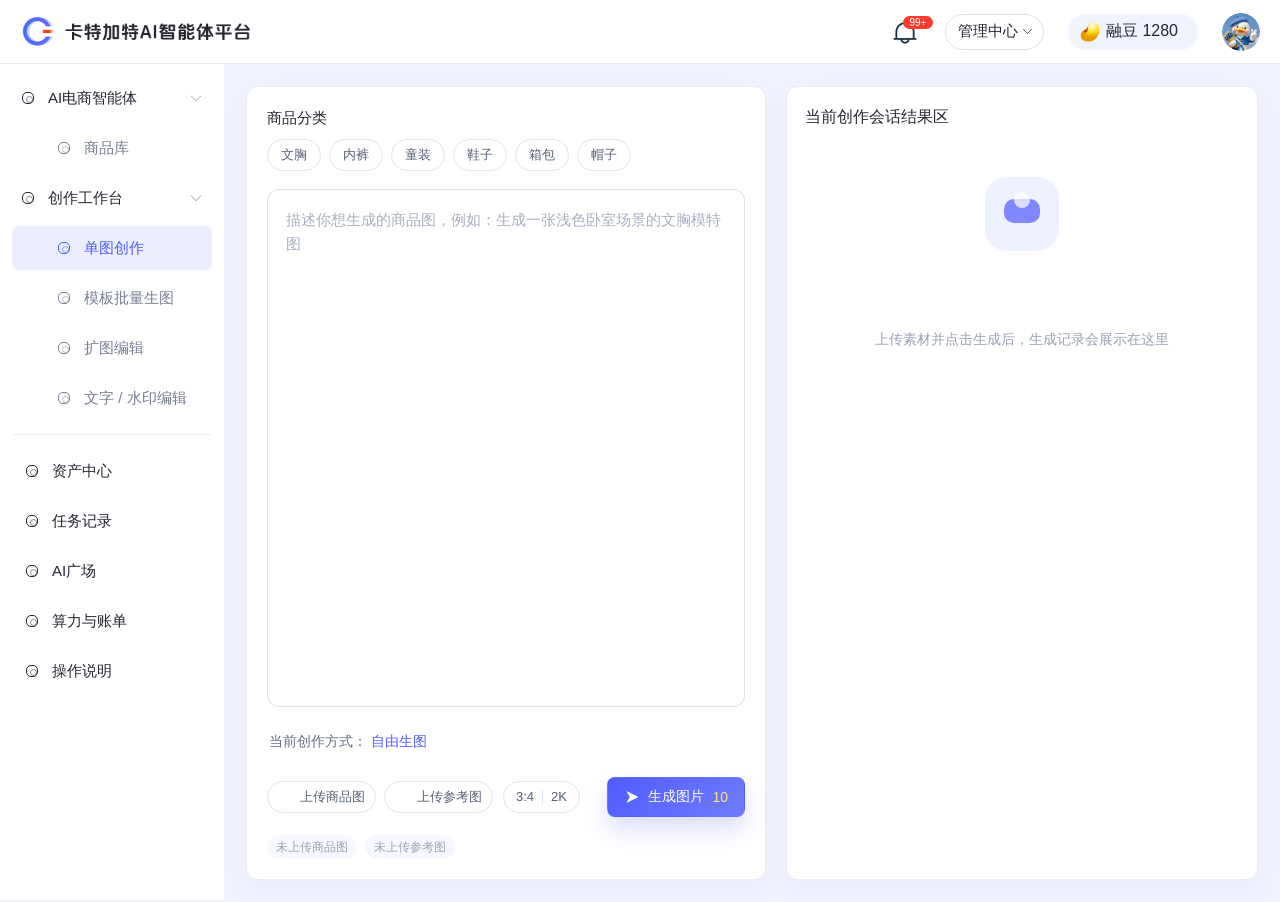
<file: design-output/ai-ecommerce-single-image-create/index.html>
<!doctype html>
<html lang="zh-CN">
<head>
  <meta charset="UTF-8">
  <meta name="viewport" content="width=device-width, initial-scale=1.0">
  <title>AI电商智能体 - 单图创作</title>
  <link rel="stylesheet" href="styles.css">
</head>
<body>
  <header class="global-header">
    <div class="brand"><img class="brand-logo" src="assets/carter-ai-logo.png" alt="卡特加特 AI"></div>
    <div class="header-actions">
      <button class="notice" type="button" aria-label="通知"></button>
      <div class="header-pill">管理中心<span class="header-chevron"></span></div>
      <div class="credit-pill"><span class="credit-dot"></span>融豆 1280</div>
      <img class="avatar" src="assets/user-avatar.png" alt="">
    </div>
  </header>

  <div class="app-shell">
    <aside class="sidebar" aria-label="平台导航">
      <nav class="nav" id="nav">
        <button class="nav-group expanded" type="button" data-nav-group>
          <span class="nav-icon"></span>AI电商智能体<span class="nav-arrow"></span>
        </button>
        <button class="nav-leaf" type="button"><span class="nav-icon"></span>商品库</button>
        <button class="nav-group expanded" type="button" data-nav-group>
          <span class="nav-icon"></span>创作工作台<span class="nav-arrow"></span>
        </button>
        <button class="nav-leaf nav-subitem active" type="button"><span class="nav-icon"></span>单图创作</button>
        <button class="nav-leaf nav-subitem" type="button"><span class="nav-icon"></span>模板批量生图</button>
        <button class="nav-leaf nav-subitem" type="button"><span class="nav-icon"></span>扩图编辑</button>
        <button class="nav-leaf nav-subitem" type="button"><span class="nav-icon"></span>文字 / 水印编辑</button>
        <div class="nav-divider"></div>
        <button class="nav-leaf plain" type="button"><span class="nav-icon"></span>资产中心</button>
        <button class="nav-leaf plain" type="button"><span class="nav-icon"></span>任务记录</button>
        <button class="nav-leaf plain" type="button"><span class="nav-icon"></span>AI广场</button>
        <button class="nav-leaf plain" type="button"><span class="nav-icon"></span>算力与账单</button>
        <button class="nav-leaf plain" type="button"><span class="nav-icon"></span>操作说明</button>
      </nav>
    </aside>

    <main class="main">
      <section class="single-create-layout">
        <section class="create-panel" aria-label="单图创作表单">
          <div class="project-prompt-card">
            <div class="project-prompt-shell">
              <div class="category-area">
                <div class="section-label">商品分类</div>
                <div class="category-tags" data-category-tags>
                  <button class="category-tag" type="button" data-category="文胸">文胸</button>
                  <button class="category-tag" type="button" data-category="内裤">内裤</button>
                  <button class="category-tag" type="button" data-category="童装">童装</button>
                  <button class="category-tag" type="button" data-category="鞋子">鞋子</button>
                  <button class="category-tag" type="button" data-category="箱包">箱包</button>
                  <button class="category-tag" type="button" data-category="帽子">帽子</button>
                </div>
                <div class="category-tip" data-category-tip>已按该品类优化材质、工艺、细节和展示场景</div>
              </div>

              <div class="prompt-area">
                <textarea class="project-prompt-box" data-prompt-input placeholder="描述你想生成的商品图，例如：生成一张浅色卧室场景的文胸模特图"></textarea>
              </div>

              <div class="mode-row">
                <span>当前创作方式：</span>
                <strong data-current-mode>自由生图</strong>
              </div>

              <div class="project-composer-bottom">
                <div class="composer-toolbar project-attach-row">
                  <button class="pill-btn project-attach-btn" type="button" data-upload="product">
                    <span class="project-attach-icon product"></span>上传商品图
                  </button>
                  <button class="pill-btn project-attach-btn" type="button" data-upload="reference">
                    <span class="project-attach-icon reference"></span>上传参考图
                  </button>
                </div>

                <div class="project-param-popover-wrap" data-param-wrap>
                  <button class="project-param-summary" type="button" aria-label="参数设置" data-param-trigger>
                    <span data-ratio-summary>3:4</span><i></i><span data-resolution-summary>2K</span>
                  </button>
                  <div class="project-param-popover" data-param-popover>
                    <div class="project-param-popover-title">参数设置</div>
                    <div class="project-param-field">
                      <div class="project-param-label">图片比例</div>
                      <div class="project-param-choice-grid ratio">
                        <button type="button" data-param-option="ratio" data-value="1:1">1:1</button>
                        <button class="active" type="button" data-param-option="ratio" data-value="3:4">3:4</button>
                        <button type="button" data-param-option="ratio" data-value="4:3">4:3</button>
                        <button type="button" data-param-option="ratio" data-value="9:16">9:16</button>
                        <button type="button" data-param-option="ratio" data-value="16:9">16:9</button>
                      </div>
                    </div>
                    <div class="project-param-field">
                      <div class="project-param-label">分辨率</div>
                      <div class="project-param-choice-grid resolution">
                        <button class="active" type="button" data-param-option="resolution" data-value="2K">2K</button>
                        <button type="button" data-param-option="resolution" data-value="1K">1K</button>
                      </div>
                    </div>
                    <div class="project-param-actions">
                      <button class="btn" type="button" data-param-cancel>取消</button>
                      <button class="btn primary" type="button" data-param-confirm>确认</button>
                    </div>
                  </div>
                </div>

                <button class="btn primary project-generate-btn" type="button" data-generate>
                  <span class="project-generate-icon"></span><span data-generate-label>生成图片</span><em>10</em>
                </button>
              </div>

              <div class="upload-state-row">
                <span data-product-state>未上传商品图</span>
                <span data-reference-state>未上传参考图</span>
              </div>
            </div>
          </div>
        </section>

        <aside class="session-panel" aria-label="当前创作会话结果区">
          <div class="session-head">
            <h2>当前创作会话结果区</h2>
          </div>
          <div class="session-empty is-visible" data-session-empty>
            <div class="empty-mark"></div>
            <p>上传素材并点击生成后，生成记录会展示在这里</p>
          </div>
          <div class="task-list" data-task-list></div>
        </aside>
      </section>
    </main>
  </div>

  <div class="toast" data-toast></div>
  <div class="preview-modal" data-preview-modal>
    <div class="preview-backdrop" data-close-preview></div>
    <div class="preview-card">
      <button class="preview-close" type="button" data-close-preview aria-label="关闭预览"></button>
      <img src="assets/product-cover-03.png" alt="生成结果预览" data-preview-image>
    </div>
  </div>

  <script src="script.js"></script>
</body>
</html>
</file>
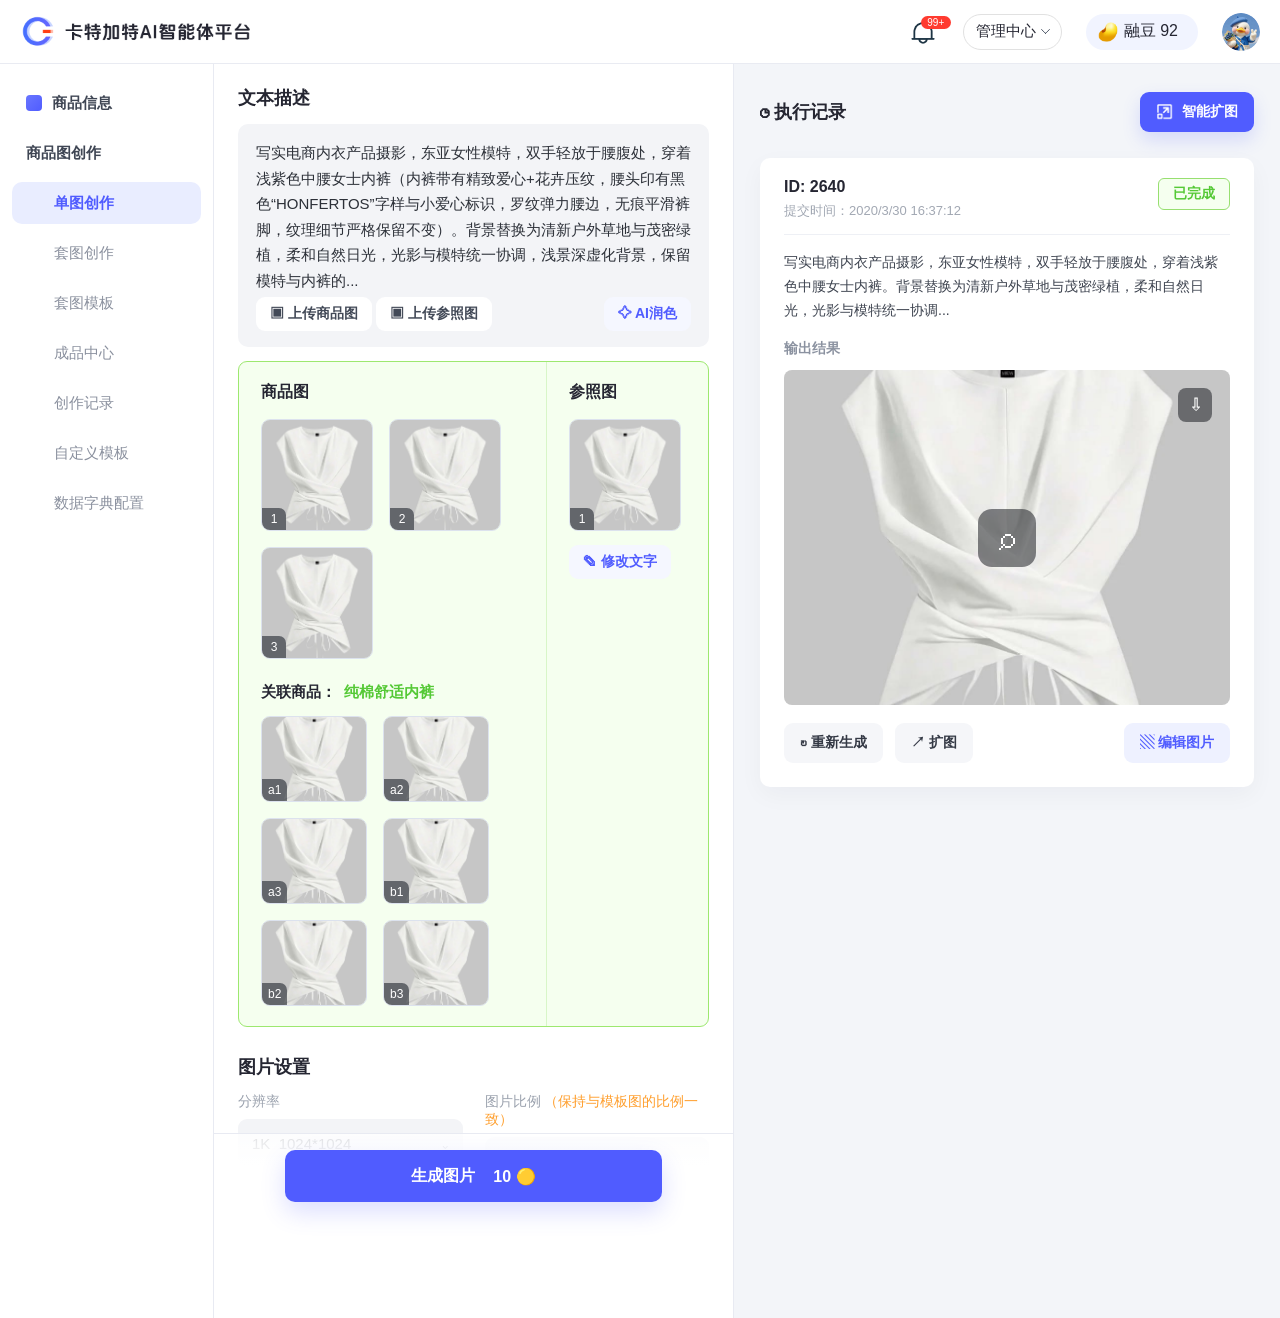
<file: outpaint-ui-preview/free-create.html>
<!doctype html>
<html lang="zh-CN">
<head>
  <meta charset="utf-8">
  <meta name="viewport" content="width=device-width, initial-scale=1">
  <title>自由生图 - AI 电商平台</title>
  <style>
    :root {
      --brand: #505cff;
      --brand-soft: #eef1ff;
      --page: #f4f6fb;
      --panel: #fff;
      --text: #252632;
      --sub: #657084;
      --muted: #9aa1ad;
      --line: #e8eaf2;
      --success: #5ed23a;
      --green-soft: #f3ffe9;
      font-family: "PingFang SC", "Noto Sans SC", -apple-system, BlinkMacSystemFont, "Segoe UI", sans-serif;
    }

    * { box-sizing: border-box; }

    html,
    body {
      min-height: 100%;
      margin: 0;
      color: var(--text);
      background: var(--page);
      letter-spacing: 0;
    }

    button,
    input,
    select,
    textarea {
      font: inherit;
    }

    button {
      border: 0;
      background: transparent;
      cursor: pointer;
      color: inherit;
    }

    a {
      color: inherit;
      text-decoration: none;
    }

    .app {
      min-height: 100vh;
      display: grid;
      grid-template-rows: 64px minmax(0, 1fr);
    }

    .global-header {
      height: 64px;
      background: #fff;
      border-bottom: 1px solid #e9ebf2;
      display: flex;
      align-items: center;
      justify-content: space-between;
      padding: 0 20px;
      position: sticky;
      top: 0;
      z-index: 20;
    }

    .brand-logo {
      width: 232px;
      display: block;
    }

    .header-actions {
      display: flex;
      align-items: center;
      gap: 24px;
    }

    .notice {
      width: 32px;
      height: 32px;
      position: relative;
    }

    .notice:before {
      content: "";
      position: absolute;
      left: 3px;
      top: 3px;
      width: 26px;
      height: 26px;
      background: url("assets/notification-bell.png") center / contain no-repeat;
    }

    .notice:after {
      content: "99+";
      position: absolute;
      left: 14px;
      top: 0;
      min-width: 24px;
      height: 13px;
      padding: 0 3px;
      border-radius: 10px;
      background: #ff3b30;
      color: #fff;
      font-size: 10px;
      line-height: 13px;
      text-align: center;
    }

    .header-pill {
      min-height: 36px;
      border: 1px solid #e1e1e1;
      border-radius: 20px;
      background: #fff;
      padding: 0 12px;
      display: inline-flex;
      align-items: center;
      gap: 6px;
      font-size: 15px;
    }

    .header-chevron {
      width: 7px;
      height: 7px;
      border-right: 1.7px solid #4b5565;
      border-bottom: 1.7px solid #4b5565;
      border-radius: 1.5px;
      transform: rotate(45deg);
      margin-top: -4px;
    }

    .credit-pill {
      min-height: 36px;
      border-radius: 20px;
      background: #f1f4ff;
      padding: 0 20px 0 12px;
      display: inline-flex;
      align-items: center;
      gap: 6px;
      font-size: 16px;
    }

    .credit-dot {
      width: 20px;
      height: 20px;
      display: inline-block;
      background: url("assets/rongdou-credit-icon.png") center / contain no-repeat;
    }

    .avatar {
      width: 38px;
      height: 38px;
      border-radius: 50%;
      object-fit: cover;
      background: #eef1ff;
    }

    .layout {
      min-height: 0;
      display: grid;
      grid-template-columns: 214px minmax(0, 1fr);
    }

    .sidebar {
      background: #fff;
      border-right: 1px solid var(--line);
      padding: 18px 12px;
      display: grid;
      align-content: start;
      gap: 8px;
    }

    .side-title,
    .side-item {
      height: 42px;
      border-radius: 10px;
      display: flex;
      align-items: center;
      gap: 10px;
      padding: 0 14px;
      font-size: 15px;
      color: #3f4654;
      font-weight: 600;
    }

    .side-item {
      padding-left: 42px;
      color: #8a909e;
      font-weight: 400;
    }

    .side-item.active {
      color: var(--brand);
      background: #e9edff;
      font-weight: 600;
    }

    .side-icon {
      width: 16px;
      height: 16px;
      border-radius: 4px;
      background: linear-gradient(135deg, #6976ff, var(--brand));
    }

    .workspace {
      min-width: 0;
      display: grid;
      grid-template-columns: minmax(520px, 44%) minmax(0, 1fr);
      overflow: hidden;
    }

    .config-pane {
      position: relative;
      min-height: calc(100vh - 64px);
      background: #fff;
      border-right: 1px solid var(--line);
      padding: 22px 24px 92px;
      overflow: auto;
    }

    .record-pane {
      min-height: calc(100vh - 64px);
      padding: 28px 26px;
      overflow: auto;
      background: #f3f5f9;
    }

    .section-title {
      margin: 0 0 14px;
      font-size: 18px;
      line-height: 24px;
      font-weight: 700;
    }

    .prompt-box {
      min-height: 136px;
      border-radius: 10px;
      background: #f3f4f7;
      padding: 16px 18px 54px;
      color: #2c3038;
      font-size: 15px;
      line-height: 1.7;
      position: relative;
    }

    .prompt-actions {
      position: absolute;
      left: 18px;
      right: 18px;
      bottom: 16px;
      display: flex;
      justify-content: space-between;
      gap: 10px;
    }

    .soft-btn {
      height: 34px;
      border-radius: 9px;
      padding: 0 14px;
      display: inline-flex;
      align-items: center;
      gap: 7px;
      background: #fff;
      color: #424957;
      font-size: 14px;
      font-weight: 600;
    }

    .soft-btn.blue {
      color: var(--brand);
      background: #f5f7ff;
    }

    .asset-box {
      margin-top: 14px;
      border: 1px solid #9de86f;
      background: #f5ffef;
      border-radius: 9px;
      display: grid;
      grid-template-columns: minmax(0, 1fr) 162px;
      overflow: hidden;
    }

    .asset-main,
    .asset-ref {
      padding: 20px 22px;
    }

    .asset-ref {
      border-left: 1px solid #d8f6c8;
    }

    .asset-title {
      margin: 0 0 16px;
      font-size: 16px;
      font-weight: 700;
    }

    .thumb-row,
    .related-grid {
      display: flex;
      gap: 16px;
      flex-wrap: wrap;
    }

    .thumb,
    .related {
      position: relative;
      width: 112px;
      height: 112px;
      border-radius: 9px;
      border: 1px solid #dce2ee;
      overflow: hidden;
      background: #fff;
    }

    .thumb img,
    .related img {
      width: 100%;
      height: 100%;
      object-fit: cover;
      display: block;
    }

    .thumb-num {
      position: absolute;
      left: 0;
      bottom: 0;
      min-width: 24px;
      height: 22px;
      padding: 0 6px;
      border-radius: 0 7px 0 0;
      display: grid;
      place-items: center;
      color: #fff;
      background: rgba(40, 44, 52, .62);
      font-size: 12px;
    }

    .related-title {
      margin: 24px 0 14px;
      font-size: 15px;
      font-weight: 700;
    }

    .related-title span {
      color: #55c936;
      margin-left: 8px;
    }

    .related {
      width: 106px;
      height: 86px;
    }

    .setting-section {
      margin-top: 28px;
    }

    .setting-grid {
      display: grid;
      grid-template-columns: 1fr 1fr;
      gap: 22px;
    }

    .field-label {
      margin-bottom: 8px;
      color: #9aa1ad;
      font-size: 14px;
    }

    .select-field {
      height: 48px;
      border-radius: 9px;
      background: #f3f4f7;
      padding: 0 14px;
      display: flex;
      align-items: center;
      justify-content: space-between;
      color: #4d5360;
      font-size: 15px;
    }

    .fixed-generate {
      position: sticky;
      left: 0;
      right: 0;
      bottom: 0;
      margin: 40px -24px -92px;
      padding: 16px 24px 24px;
      background: linear-gradient(180deg, rgba(255,255,255,.82), #fff 34%);
      border-top: 1px solid var(--line);
    }

    .generate-btn {
      width: min(440px, 80%);
      height: 52px;
      margin: 0 auto;
      border-radius: 10px;
      display: flex;
      align-items: center;
      justify-content: center;
      gap: 18px;
      background: var(--brand);
      color: #fff;
      font-size: 16px;
      font-weight: 700;
      box-shadow: 0 10px 24px rgba(80, 92, 255, .2);
    }

    .record-toolbar {
      margin: 0 0 26px;
      display: flex;
      align-items: center;
      justify-content: space-between;
      gap: 16px;
    }

    .record-title {
      margin: 0;
      display: flex;
      align-items: center;
      gap: 8px;
      font-size: 18px;
      font-weight: 700;
    }

    .record-card {
      border-radius: 10px;
      background: #fff;
      padding: 20px 24px 24px;
      box-shadow: 0 8px 24px rgba(23, 32, 51, .04);
    }

    .record-head {
      display: flex;
      align-items: flex-start;
      justify-content: space-between;
      gap: 18px;
      border-bottom: 1px solid #eef0f5;
      padding-bottom: 14px;
    }

    .record-id {
      margin: 0;
      font-size: 16px;
      font-weight: 700;
    }

    .record-time {
      margin: 6px 0 0;
      color: #a2a8b3;
      font-size: 13px;
    }

    .done-tag {
      height: 32px;
      padding: 0 14px;
      border-radius: 6px;
      border: 1px solid #97df70;
      display: inline-flex;
      align-items: center;
      color: #55c936;
      background: #f5ffef;
      font-size: 14px;
      font-weight: 700;
    }

    .record-desc {
      margin: 16px 0 14px;
      color: #3e4450;
      font-size: 14px;
      line-height: 1.7;
    }

    .result-label {
      margin: 18px 0 12px;
      color: #8b92a0;
      font-size: 14px;
      font-weight: 600;
    }

    .output-wrap {
      position: relative;
      border-radius: 8px;
      overflow: hidden;
      background: #eceff5;
    }

    .output-img {
      width: 100%;
      display: block;
      aspect-ratio: 4 / 3;
      object-fit: cover;
    }

    .zoom-btn {
      position: absolute;
      left: 50%;
      top: 50%;
      transform: translate(-50%, -50%);
      width: 58px;
      height: 58px;
      border-radius: 14px;
      display: grid;
      place-items: center;
      color: #fff;
      background: rgba(28, 30, 36, .54);
      font-size: 32px;
    }

    .download-btn {
      position: absolute;
      right: 18px;
      top: 18px;
      width: 34px;
      height: 34px;
      border-radius: 8px;
      display: grid;
      place-items: center;
      color: #fff;
      background: rgba(28, 30, 36, .54);
      font-size: 18px;
    }

    .result-actions {
      display: flex;
      align-items: center;
      gap: 12px;
      padding-top: 18px;
    }

    .action-btn {
      height: 40px;
      border-radius: 9px;
      padding: 0 16px;
      display: inline-flex;
      align-items: center;
      gap: 8px;
      color: #343945;
      background: #f5f6f9;
      font-size: 14px;
      font-weight: 600;
    }

    .action-btn.primary {
      color: #fff;
      background: var(--brand);
      box-shadow: 0 8px 18px rgba(80, 92, 255, .18);
    }

    .action-btn.edit {
      margin-left: auto;
      color: var(--brand);
      background: #eef1ff;
    }

    .outpaint-action-icon {
      width: 18px;
      height: 18px;
      background: url("assets/outpaint-icon-active.png") center / 18px 18px no-repeat;
    }

    @media (max-width: 1180px) {
      .workspace {
        grid-template-columns: 1fr;
      }

      .record-pane {
        min-height: auto;
      }
    }
  </style>
</head>
<body>
  <div class="app">
    <header class="global-header">
      <div class="brand"><img class="brand-logo" src="assets/carter-ai-logo.png" alt="卡特加特 AI"></div>
      <div class="header-actions">
        <button class="notice" type="button" aria-label="通知"></button>
        <div class="header-pill">管理中心<span class="header-chevron"></span></div>
        <div class="credit-pill"><span class="credit-dot"></span>融豆 92</div>
        <img class="avatar" src="assets/user-avatar.png" alt="">
      </div>
    </header>

    <div class="layout">
      <aside class="sidebar" aria-label="AI 电商导航">
        <div class="side-title"><span class="side-icon"></span>商品信息</div>
        <div class="side-title">商品图创作</div>
        <a class="side-item active" href="free-create.html">单图创作</a>
        <button class="side-item" type="button">套图创作</button>
        <button class="side-item" type="button">套图模板</button>
        <button class="side-item" type="button">成品中心</button>
        <a class="side-item" href="history.html">创作记录</a>
        <button class="side-item" type="button">自定义模板</button>
        <button class="side-item" type="button">数据字典配置</button>
      </aside>

      <main class="workspace">
        <section class="config-pane">
          <h1 class="section-title">文本描述</h1>
          <div class="prompt-box">
            写实电商内衣产品摄影，东亚女性模特，双手轻放于腰腹处，穿着浅紫色中腰女士内裤（内裤带有精致爱心+花卉压纹，腰头印有黑色“HONFERTOS”字样与小爱心标识，罗纹弹力腰边，无痕平滑裤脚，纹理细节严格保留不变）。背景替换为清新户外草地与茂密绿植，柔和自然日光，光影与模特统一协调，浅景深虚化背景，保留模特与内裤的...
            <div class="prompt-actions">
              <div>
                <button class="soft-btn" type="button">▣ 上传商品图</button>
                <button class="soft-btn" type="button">▣ 上传参照图</button>
              </div>
              <button class="soft-btn blue" type="button">✧ AI润色</button>
            </div>
          </div>

          <div class="asset-box">
            <div class="asset-main">
              <p class="asset-title">商品图</p>
              <div class="thumb-row">
                <div class="thumb"><img src="assets/product-cover-01.png" alt=""><span class="thumb-num">1</span></div>
                <div class="thumb"><img src="assets/product-cover-02.png" alt=""><span class="thumb-num">2</span></div>
                <div class="thumb"><img src="assets/product-cover-03.png" alt=""><span class="thumb-num">3</span></div>
              </div>
              <p class="related-title">关联商品：<span>纯棉舒适内裤</span></p>
              <div class="related-grid">
                <div class="related"><img src="assets/product-cover-01.png" alt=""><span class="thumb-num">a1</span></div>
                <div class="related"><img src="assets/product-cover-02.png" alt=""><span class="thumb-num">a2</span></div>
                <div class="related"><img src="assets/product-cover-03.png" alt=""><span class="thumb-num">a3</span></div>
                <div class="related"><img src="assets/product-cover-04.png" alt=""><span class="thumb-num">b1</span></div>
                <div class="related"><img src="assets/product-cover-02.png" alt=""><span class="thumb-num">b2</span></div>
                <div class="related"><img src="assets/product-cover-03.png" alt=""><span class="thumb-num">b3</span></div>
              </div>
            </div>
            <div class="asset-ref">
              <p class="asset-title">参照图</p>
              <div class="thumb"><img src="assets/product-cover-04.png" alt=""><span class="thumb-num">1</span></div>
              <button class="soft-btn blue" type="button" style="margin-top:14px;">✎ 修改文字</button>
            </div>
          </div>

          <div class="setting-section">
            <h2 class="section-title">图片设置</h2>
            <div class="setting-grid">
              <div>
                <div class="field-label">分辨率</div>
                <div class="select-field"><span>1K&nbsp;&nbsp;1024*1024</span><span>⌄</span></div>
              </div>
              <div>
                <div class="field-label">图片比例 <span style="color:#ff9f2e;">（保持与模板图的比例一致）</span></div>
                <div class="select-field"><span>3:4</span><span>⌄</span></div>
              </div>
            </div>
          </div>

          <div class="fixed-generate">
            <button class="generate-btn" type="button">生成图片 <span>10 🟡</span></button>
          </div>
        </section>

        <section class="record-pane">
          <div class="record-toolbar">
            <h2 class="record-title">◷ 执行记录</h2>
            <a class="action-btn primary" href="index.html"><span class="outpaint-action-icon" aria-hidden="true"></span>智能扩图</a>
          </div>
          <article class="record-card">
            <div class="record-head">
              <div>
                <p class="record-id">ID: 2640</p>
                <p class="record-time">提交时间：2020/3/30 16:37:12</p>
              </div>
              <span class="done-tag">已完成</span>
            </div>
            <p class="record-desc">写实电商内衣产品摄影，东亚女性模特，双手轻放于腰腹处，穿着浅紫色中腰女士内裤。背景替换为清新户外草地与茂密绿植，柔和自然日光，光影与模特统一协调...</p>
            <div class="result-label">输出结果</div>
            <div class="output-wrap">
              <img class="output-img" src="assets/product-cover-04.png" alt="输出结果">
              <button class="download-btn" type="button" aria-label="下载">⇩</button>
              <button class="zoom-btn" type="button" aria-label="预览">⌕</button>
            </div>
            <div class="result-actions">
              <button class="action-btn" type="button">↻ 重新生成</button>
              <a class="action-btn" href="index.html?source=free-create-output">↗ 扩图</a>
              <button class="action-btn edit" type="button">▧ 编辑图片</button>
            </div>
          </article>
        </section>
      </main>
    </div>
  </div>
</body>
</html>
</file>
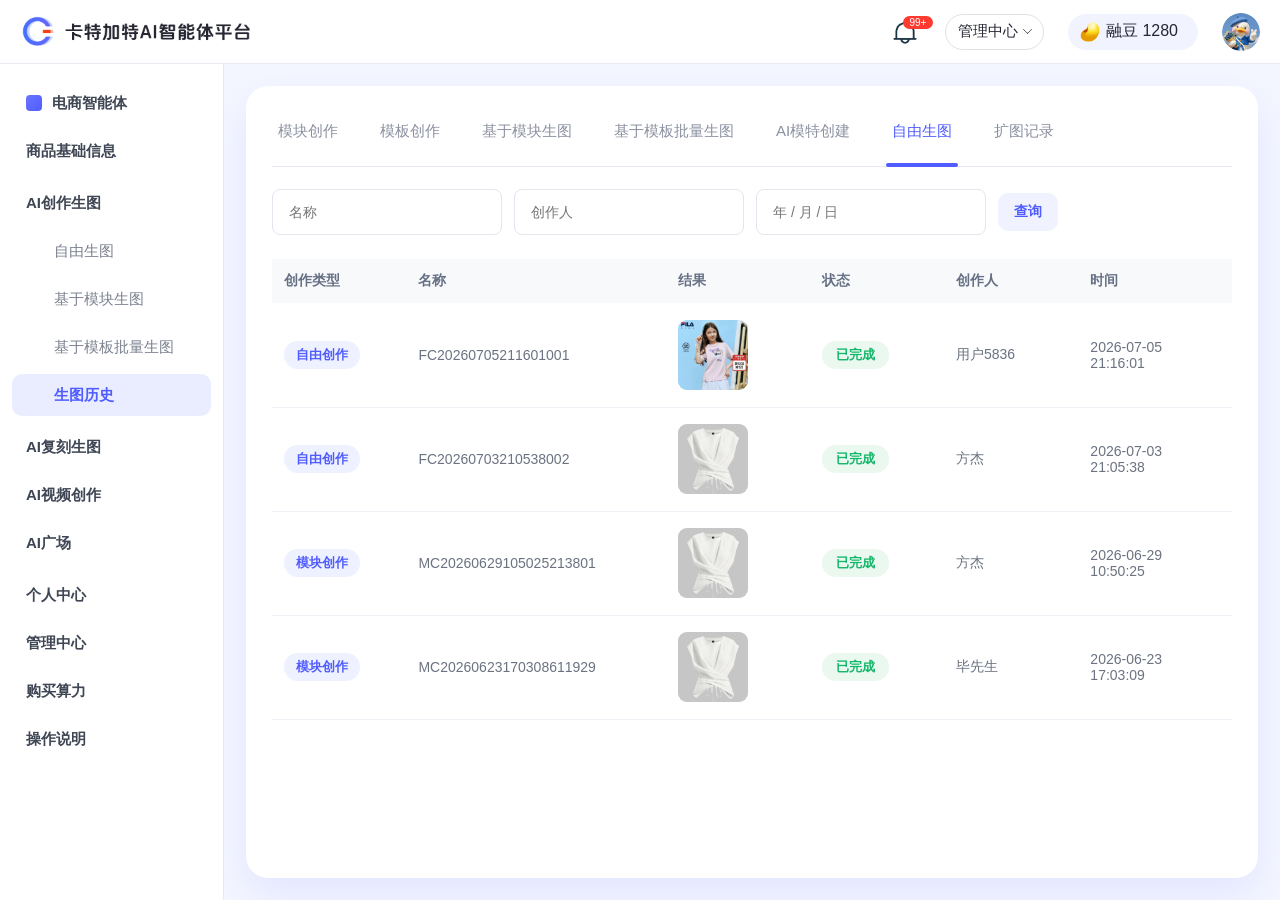
<file: outpaint-ui-preview/history.html>
<!doctype html>
<html lang="zh-CN">
<head>
  <meta charset="utf-8">
  <meta name="viewport" content="width=device-width, initial-scale=1">
  <title>生图历史 / 扩图记录 - AI 电商平台</title>
  <style>
    :root {
      --brand: #505cff;
      --brand-soft: #eef1ff;
      --page: #f4f6ff;
      --panel: #fff;
      --text: #252632;
      --sub: #657084;
      --muted: #9aa1ad;
      --line: #e8eaf2;
      --success: #12b76a;
      --shadow: 0 16px 40px rgba(80, 92, 255, .1);
      font-family: "PingFang SC", "Noto Sans SC", -apple-system, BlinkMacSystemFont, "Segoe UI", sans-serif;
    }

    * { box-sizing: border-box; }

    html,
    body {
      min-height: 100%;
      margin: 0;
      background: var(--page);
      color: var(--text);
      letter-spacing: 0;
    }

    button,
    input {
      font: inherit;
    }

    button {
      border: 0;
      background: transparent;
      cursor: pointer;
      color: inherit;
    }

    a {
      color: inherit;
      text-decoration: none;
    }

    .app {
      min-height: 100vh;
      display: grid;
      grid-template-rows: 64px minmax(0, 1fr);
    }

    .global-header {
      height: 64px;
      background: #fff;
      border-bottom: 1px solid #e9ebf2;
      display: flex;
      align-items: center;
      justify-content: space-between;
      padding: 0 20px;
      position: sticky;
      top: 0;
      z-index: 20;
    }

    .brand {
      display: flex;
      align-items: center;
      min-width: 0;
    }

    .brand-logo {
      width: 232px;
      height: auto;
      display: block;
    }

    .header-actions {
      display: flex;
      align-items: center;
      justify-content: flex-end;
      gap: 24px;
      color: #252632;
    }

    .notice {
      width: 32px;
      height: 32px;
      position: relative;
      padding: 0;
    }

    .notice:before {
      content: "";
      position: absolute;
      left: 3px;
      top: 3px;
      width: 26px;
      height: 26px;
      background: url("assets/notification-bell.png") center / contain no-repeat;
    }

    .notice:after {
      content: "99+";
      position: absolute;
      left: 14px;
      top: 0;
      min-width: 24px;
      height: 13px;
      padding: 0 3px;
      border-radius: 10px;
      background: #ff3b30;
      color: #fff;
      font-size: 10px;
      line-height: 13px;
      text-align: center;
    }

    .header-pill {
      min-height: 36px;
      border: 1px solid #e1e1e1;
      border-radius: 20px;
      background: #fff;
      padding: 0 12px;
      display: inline-flex;
      align-items: center;
      gap: 6px;
      font-size: 15px;
      white-space: nowrap;
    }

    .header-chevron {
      width: 7px;
      height: 7px;
      border-right: 1.7px solid #4b5565;
      border-bottom: 1.7px solid #4b5565;
      border-radius: 1.5px;
      transform: rotate(45deg);
      flex: 0 0 auto;
      margin-top: -4px;
    }

    .credit-pill {
      min-height: 36px;
      border-radius: 20px;
      background: #f1f4ff;
      padding: 0 20px 0 12px;
      display: inline-flex;
      align-items: center;
      gap: 6px;
      font-size: 16px;
      white-space: nowrap;
    }

    .credit-dot {
      width: 20px;
      height: 20px;
      display: inline-block;
      background: url("assets/rongdou-credit-icon.png") center / contain no-repeat;
    }

    .avatar {
      width: 38px;
      height: 38px;
      border-radius: 50%;
      object-fit: cover;
      display: block;
      background: #eef1ff;
    }

    .layout {
      min-height: 0;
      display: grid;
      grid-template-columns: 224px minmax(0, 1fr);
    }

    .sidebar {
      background: #fff;
      border-right: 1px solid var(--line);
      padding: 18px 12px;
      display: grid;
      align-content: start;
      gap: 10px;
    }

    .side-section {
      display: grid;
      gap: 6px;
    }

    .side-title,
    .side-item {
      height: 42px;
      border-radius: 10px;
      display: flex;
      align-items: center;
      gap: 10px;
      padding: 0 14px;
      font-size: 15px;
      color: #3f4654;
      font-weight: 650;
    }

    .side-item {
      padding-left: 42px;
      font-weight: 500;
      color: #7b818f;
    }

    .side-item.active {
      color: var(--brand);
      background: #e9edff;
      font-weight: 700;
    }

    .side-icon {
      width: 16px;
      height: 16px;
      border-radius: 4px;
      display: inline-block;
      background: linear-gradient(135deg, #6976ff, var(--brand));
    }

    .workspace {
      min-width: 0;
      padding: 22px;
      overflow: auto;
    }

    .content-card {
      min-height: calc(100vh - 108px);
      border-radius: 22px;
      background: #fff;
      padding: 26px;
      box-shadow: var(--shadow);
    }

    .page-title-row {
      display: flex;
      align-items: center;
      justify-content: space-between;
      gap: 18px;
      border-bottom: 1px solid var(--line);
      padding-bottom: 16px;
    }

    .title-tabs {
      display: flex;
      align-items: center;
      gap: 30px;
      flex-wrap: wrap;
    }

    .title-tab {
      position: relative;
      height: 38px;
      display: inline-flex;
      align-items: center;
      color: #8b90a0;
      font-size: 15px;
      font-weight: 400;
    }

    .title-tab.active {
      color: var(--brand);
    }

    .title-tab.active:after {
      content: "";
      position: absolute;
      left: 0;
      right: 0;
      bottom: -17px;
      height: 4px;
      border-radius: 999px;
      background: var(--brand);
    }

    .head-tools {
      display: flex;
      align-items: center;
      gap: 10px;
    }

    .ghost-btn,
    .primary-btn,
    .mini-btn {
      height: 38px;
      border-radius: 10px;
      padding: 0 16px;
      display: inline-flex;
      align-items: center;
      justify-content: center;
      gap: 8px;
      font-size: 14px;
      font-weight: 700;
      white-space: nowrap;
    }

    .ghost-btn {
      color: var(--brand);
      background: #f0f3ff;
    }

    .primary-btn {
      color: #fff;
      background: var(--brand);
      box-shadow: 0 8px 22px rgba(80, 92, 255, .2);
    }

    .toolbar {
      display: flex;
      align-items: center;
      gap: 12px;
      padding: 22px 0 24px;
    }

    .field {
      width: 230px;
      height: 46px;
      border: 1px solid #e3e6ef;
      border-radius: 8px;
      display: flex;
      align-items: center;
      padding: 0 14px;
      color: #a8adba;
      background: #fff;
    }

    .field input {
      width: 100%;
      border: 0;
      outline: 0;
      color: var(--text);
      font-size: 14px;
    }

    .table-view {
      display: block;
    }

    .grid-view {
      display: none;
    }

    body.show-outpaint .table-view {
      display: none;
    }

    body.show-outpaint .grid-view {
      display: block;
    }

    .history-table {
      width: 100%;
      border-collapse: collapse;
      table-layout: fixed;
      font-size: 14px;
    }

    .history-table th {
      height: 44px;
      padding: 0 12px;
      color: #667085;
      text-align: left;
      background: #f8f9fb;
      font-weight: 700;
    }

    .history-table td {
      height: 104px;
      padding: 12px;
      border-bottom: 1px solid #edf0f5;
      color: #6b7280;
      vertical-align: middle;
    }

    .type-tag {
      height: 28px;
      padding: 0 12px;
      border-radius: 999px;
      display: inline-flex;
      align-items: center;
      color: var(--brand);
      background: #eef1ff;
      font-weight: 700;
      font-size: 13px;
    }

    .result-thumb {
      width: 70px;
      height: 70px;
      border-radius: 9px;
      object-fit: cover;
      display: block;
      background: #f1f2f5;
    }

    .status {
      height: 28px;
      padding: 0 14px;
      border-radius: 999px;
      display: inline-flex;
      align-items: center;
      color: var(--success);
      background: #eaf8ef;
      font-weight: 700;
      font-size: 13px;
    }

    .row-actions {
      display: flex;
      align-items: center;
      gap: 8px;
      justify-content: flex-start;
    }

    .mini-btn {
      height: 34px;
      border-radius: 10px;
      padding: 0 12px;
      color: var(--brand);
      background: #eef1ff;
    }

    .mini-btn.primary {
      color: #fff;
      background: var(--brand);
    }

    .outpaint-head {
      display: flex;
      align-items: flex-end;
      justify-content: space-between;
      gap: 16px;
      padding: 22px 0 18px;
    }

    .outpaint-head h1 {
      margin: 0;
      font-size: 18px;
      line-height: 24px;
      font-weight: 400;
    }

    .outpaint-head p {
      margin: 6px 0 0;
      color: #b3b8c4;
      font-size: 15px;
      font-weight: 400;
    }

    .record-grid {
      display: grid;
      grid-template-columns: repeat(4, minmax(0, 1fr));
      gap: 28px 24px;
      padding-top: 16px;
    }

    .record-card {
      min-width: 0;
      display: grid;
      gap: 12px;
    }

    .cover {
      position: relative;
      height: 0;
      padding-bottom: 56%;
      border: 1px solid #e3e6ed;
      border-radius: 14px;
      overflow: hidden;
      background: #f2f3f5;
    }

    .cover img {
      position: absolute;
      inset: 0;
      width: 100%;
      height: 100%;
      object-fit: cover;
    }

    .cover.compare img {
      width: 50%;
      object-fit: contain;
      background: #f7f7f8;
    }

    .cover.compare img + img {
      left: 50%;
      background: #141414;
    }

    .record-title {
      margin: 0;
      font-size: 15px;
      line-height: 22px;
      font-weight: 400;
    }

    .record-time {
      margin: -4px 0 0;
      color: #b3b8c4;
      font-size: 14px;
      font-weight: 400;
    }

    .record-meta {
      display: flex;
      align-items: center;
      justify-content: space-between;
      gap: 12px;
    }

    .source-link {
      color: var(--brand);
      font-size: 13px;
      font-weight: 700;
    }

    .empty-cover {
      position: absolute;
      inset: 0;
      display: grid;
      place-items: center;
      color: #a1a6b3;
      font-size: 42px;
      background: #f6f7f9;
    }

    .pagination {
      display: flex;
      justify-content: center;
      gap: 7px;
      padding-top: 20px;
    }

    .page-btn {
      width: 31px;
      height: 31px;
      border: 1px solid #e3e6ed;
      border-radius: 7px;
      color: #8a909e;
      background: #fff;
      font-size: 13px;
    }

    .page-btn.active {
      color: #fff;
      border-color: var(--brand);
      background: var(--brand);
    }

    @media (max-width: 1280px) {
      .record-grid {
        grid-template-columns: repeat(3, minmax(0, 1fr));
      }
    }

    @media (max-width: 980px) {
      .layout {
        grid-template-columns: 1fr;
      }

      .sidebar {
        display: none;
      }

      .record-grid {
        grid-template-columns: repeat(2, minmax(0, 1fr));
      }
    }
  </style>
</head>
<body>
  <div class="app">
    <header class="global-header">
      <div class="brand"><img class="brand-logo" src="assets/carter-ai-logo.png" alt="卡特加特 AI"></div>
      <div class="header-actions">
        <button class="notice" type="button" aria-label="通知"></button>
        <div class="header-pill">管理中心<span class="header-chevron"></span></div>
        <div class="credit-pill"><span class="credit-dot"></span>融豆 1280</div>
        <img class="avatar" src="assets/user-avatar.png" alt="">
      </div>
    </header>

    <div class="layout">
      <aside class="sidebar" aria-label="AI 电商导航">
        <div class="side-section">
          <div class="side-title"><span class="side-icon"></span>电商智能体</div>
          <div class="side-title">商品基础信息</div>
        </div>
        <div class="side-section">
          <div class="side-title">AI创作生图</div>
          <a class="side-item" href="free-create.html">自由生图</a>
          <button class="side-item" type="button">基于模块生图</button>
          <button class="side-item" type="button">基于模板批量生图</button>
          <button class="side-item active" type="button">生图历史</button>
        </div>
        <div class="side-section">
          <div class="side-title">AI复刻生图</div>
          <div class="side-title">AI视频创作</div>
          <div class="side-title">AI广场</div>
        </div>
        <div class="side-section">
          <div class="side-title">个人中心</div>
          <div class="side-title">管理中心</div>
          <div class="side-title">购买算力</div>
          <div class="side-title">操作说明</div>
        </div>
      </aside>

      <main class="workspace">
        <section class="content-card">
          <div class="page-title-row">
            <div class="title-tabs" role="tablist" aria-label="历史记录类型">
              <button class="title-tab" type="button" data-tab="history">模块创作</button>
              <button class="title-tab" type="button" data-tab="history">模板创作</button>
              <button class="title-tab" type="button" data-tab="history">基于模块生图</button>
              <button class="title-tab" type="button" data-tab="history">基于模板批量生图</button>
              <button class="title-tab" type="button" data-tab="history">AI模特创建</button>
              <button class="title-tab active" type="button" data-tab="history" data-default-history>自由生图</button>
              <button class="title-tab" type="button" data-tab="outpaint">扩图记录</button>
            </div>
          </div>

          <div class="table-view">
            <div class="toolbar" aria-label="筛选">
              <label class="field"><input type="text" placeholder="名称"></label>
              <label class="field"><input type="text" placeholder="创作人"></label>
              <label class="field"><input type="text" placeholder="年 / 月 / 日"></label>
              <button class="ghost-btn" type="button">查询</button>
            </div>

            <table class="history-table" aria-label="生图历史列表">
              <thead>
                <tr>
                  <th style="width: 14%;">创作类型</th>
                  <th style="width: 27%;">名称</th>
                  <th style="width: 15%;">结果</th>
                  <th style="width: 14%;">状态</th>
                  <th style="width: 14%;">创作人</th>
                  <th style="width: 16%;">时间</th>
                </tr>
              </thead>
              <tbody>
                <tr>
                  <td><span class="type-tag">自由创作</span></td>
                  <td>FC20260705211601001</td>
                  <td><img class="result-thumb" src="assets/main-product.jpg" alt=""></td>
                  <td><span class="status">已完成</span></td>
                  <td>用户5836</td>
                  <td>2026-07-05 21:16:01</td>
                </tr>
                <tr>
                  <td><span class="type-tag">自由创作</span></td>
                  <td>FC20260703210538002</td>
                  <td><img class="result-thumb" src="assets/product-cover-01.png" alt=""></td>
                  <td><span class="status">已完成</span></td>
                  <td>方杰</td>
                  <td>2026-07-03 21:05:38</td>
                </tr>
                <tr>
                  <td><span class="type-tag">模块创作</span></td>
                  <td>MC20260629105025213801</td>
                  <td><img class="result-thumb" src="assets/product-cover-02.png" alt=""></td>
                  <td><span class="status">已完成</span></td>
                  <td>方杰</td>
                  <td>2026-06-29 10:50:25</td>
                </tr>
                <tr>
                  <td><span class="type-tag">模块创作</span></td>
                  <td>MC20260623170308611929</td>
                  <td><img class="result-thumb" src="assets/product-cover-03.png" alt=""></td>
                  <td><span class="status">已完成</span></td>
                  <td>毕先生</td>
                  <td>2026-06-23 17:03:09</td>
                </tr>
              </tbody>
            </table>
          </div>

          <div class="grid-view">
            <div class="record-grid" aria-label="扩图记录列表">
              <a class="record-card" href="index.html">
                <div class="cover compare">
                  <img src="assets/main-product.jpg" alt="">
                  <img src="assets/main-product.jpg" alt="">
                </div>
                <h2 class="record-title">童装主图 3:4 扩图</h2>
                <p class="record-time">最新编辑于 2016.07.02 14:00</p>
              </a>
              <a class="record-card" href="index.html">
                <div class="cover compare">
                  <img src="assets/product-cover-01.png" alt="">
                  <img src="assets/product-cover-01.png" alt="">
                </div>
                <h2 class="record-title">产品图 1:1 扩图</h2>
                <p class="record-time">最新编辑于 2016.07.02 14:00</p>
              </a>
              <a class="record-card" href="index.html">
                <div class="cover"><img src="assets/product-cover-02.png" alt=""></div>
                <h2 class="record-title">内衣场景 4:5 扩图</h2>
                <p class="record-time">最新编辑于 2016.07.02 14:00</p>
              </a>
              <a class="record-card" href="index.html">
                <div class="cover"><img src="assets/product-cover-03.png" alt=""></div>
                <h2 class="record-title">成品图片 16:9 扩图</h2>
                <p class="record-time">最新编辑于 2016.07.02 14:00</p>
              </a>
              <a class="record-card" href="index.html">
                <div class="cover"><img src="assets/product-cover-04.png" alt=""></div>
                <h2 class="record-title">自由创作结果扩图</h2>
                <p class="record-time">最新编辑于 2016.07.02 14:00</p>
              </a>
              <a class="record-card" href="index.html">
                <div class="cover"><span class="empty-cover">+</span></div>
                <h2 class="record-title">Untitled</h2>
                <p class="record-time">最新编辑于 2016.07.02 14:00</p>
              </a>
              <a class="record-card" href="index.html">
                <div class="cover"><span class="empty-cover">+</span></div>
                <h2 class="record-title">Untitled</h2>
                <p class="record-time">最新编辑于 2016.07.02 14:00</p>
              </a>
              <a class="record-card" href="index.html">
                <div class="cover compare">
                  <img src="assets/main-product.jpg" alt="">
                  <img src="assets/product-cover-01.png" alt="">
                </div>
                <h2 class="record-title">主图横版扩图</h2>
                <p class="record-time">最新编辑于 2016.07.02 14:00</p>
              </a>
              <a class="record-card" href="index.html">
                <div class="cover"><img src="assets/main-product.jpg" alt=""></div>
                <h2 class="record-title">童装主图 1:1 扩图</h2>
                <p class="record-time">最新编辑于 2016.07.02 14:00</p>
              </a>
              <a class="record-card" href="index.html">
                <div class="cover"><img src="assets/product-cover-01.png" alt=""></div>
                <h2 class="record-title">商品白底 3:4 扩图</h2>
                <p class="record-time">最新编辑于 2016.07.02 14:00</p>
              </a>
              <a class="record-card" href="index.html">
                <div class="cover compare">
                  <img src="assets/product-cover-02.png" alt="">
                  <img src="assets/product-cover-03.png" alt="">
                </div>
                <h2 class="record-title">场景背景 9:16 扩图</h2>
                <p class="record-time">最新编辑于 2016.07.02 14:00</p>
              </a>
              <a class="record-card" href="index.html">
                <div class="cover"><img src="assets/product-cover-04.png" alt=""></div>
                <h2 class="record-title">素材图 5:4 扩图</h2>
                <p class="record-time">最新编辑于 2016.07.02 14:00</p>
              </a>
              <a class="record-card" href="index.html">
                <div class="cover"><span class="empty-cover">+</span></div>
                <h2 class="record-title">Untitled</h2>
                <p class="record-time">最新编辑于 2016.07.02 14:00</p>
              </a>
              <a class="record-card" href="index.html">
                <div class="cover compare">
                  <img src="assets/main-product.jpg" alt="">
                  <img src="assets/main-product.jpg" alt="">
                </div>
                <h2 class="record-title">原图比例扩图</h2>
                <p class="record-time">最新编辑于 2016.07.02 14:00</p>
              </a>
              <a class="record-card" href="index.html">
                <div class="cover"><img src="assets/product-cover-03.png" alt=""></div>
                <h2 class="record-title">模特场景 4:5 扩图</h2>
                <p class="record-time">最新编辑于 2016.07.02 14:00</p>
              </a>
              <a class="record-card" href="index.html">
                <div class="cover"><img src="assets/product-cover-02.png" alt=""></div>
                <h2 class="record-title">产品细节 2:3 扩图</h2>
                <p class="record-time">最新编辑于 2016.07.02 14:00</p>
              </a>
              <a class="record-card" href="index.html">
                <div class="cover compare">
                  <img src="assets/product-cover-04.png" alt="">
                  <img src="assets/main-product.jpg" alt="">
                </div>
                <h2 class="record-title">横版电商主图扩图</h2>
                <p class="record-time">最新编辑于 2016.07.02 14:00</p>
              </a>
              <a class="record-card" href="index.html">
                <div class="cover"><span class="empty-cover">+</span></div>
                <h2 class="record-title">Untitled</h2>
                <p class="record-time">最新编辑于 2016.07.02 14:00</p>
              </a>
              <a class="record-card" href="index.html">
                <div class="cover"><img src="assets/product-cover-01.png" alt=""></div>
                <h2 class="record-title">自由生图结果扩图</h2>
                <p class="record-time">最新编辑于 2016.07.02 14:00</p>
              </a>
              <a class="record-card" href="index.html">
                <div class="cover"><img src="assets/main-product.jpg" alt=""></div>
                <h2 class="record-title">商品营销图扩图</h2>
                <p class="record-time">最新编辑于 2016.07.02 14:00</p>
              </a>
            </div>

            <div class="pagination" aria-label="分页">
              <button class="page-btn active" type="button">1</button>
              <button class="page-btn" type="button">2</button>
              <button class="page-btn" type="button">3</button>
              <button class="page-btn" type="button">4</button>
            </div>
          </div>
        </section>
      </main>
    </div>
  </div>

  <script>
    const tabs = document.querySelectorAll(".title-tab");

    function setTab(tab, activeButton) {
      const showOutpaint = tab === "outpaint";
      document.body.classList.toggle("show-outpaint", showOutpaint);
      tabs.forEach(button => button.classList.remove("active"));
      const fallbackButton = showOutpaint
        ? document.querySelector('.title-tab[data-tab="outpaint"]')
        : document.querySelector("[data-default-history]");
      (activeButton || fallbackButton).classList.add("active");
      if (showOutpaint) {
        history.replaceState(null, "", "#outpaint");
      } else {
        history.replaceState(null, "", location.pathname);
      }
    }

    tabs.forEach(button => {
      button.addEventListener("click", () => setTab(button.dataset.tab, button));
    });

    if (location.hash === "#outpaint") {
      setTab("outpaint");
    }
  </script>
</body>
</html>
</file>
<file: design-output/ai-ecommerce-product-library-v2/styles.css>
:root {
  --primary: #505cff;
  --primary-2: #6f7cff;
  --primary-soft: #eef1ff;
  --page-bg: #f6f8fe;
  --page-bg-2: #f1f4ff;
  --card-bg: #ffffff;
  --text: #172033;
  --text-2: #657084;
  --text-3: #98a2b3;
  --line: #e6eaf2;
  --success: #12b76a;
  --warning: #f79009;
  --danger: #f04438;
  --shadow: 0 16px 40px rgba(80, 92, 255, 0.10);
  --soft-shadow: 0 10px 24px rgba(23, 32, 51, 0.06);
}

* {
  box-sizing: border-box;
}

html,
body {
  height: 100%;
}

body {
  margin: 0;
  color: var(--text);
  background: linear-gradient(180deg, var(--page-bg-2) 0%, var(--page-bg) 38%, #f8faff 100%);
  font-family: Inter, "PingFang SC", "Microsoft YaHei", Arial, sans-serif;
  letter-spacing: 0;
}

button,
input,
select {
  font: inherit;
}

button {
  border: 0;
}

.app-shell {
  min-height: 100%;
  display: flex;
  flex-direction: column;
}

.topbar {
  height: 64px;
  padding: 0 24px;
  display: flex;
  align-items: center;
  justify-content: space-between;
  background: rgba(255, 255, 255, 0.92);
  border-bottom: 1px solid var(--line);
  backdrop-filter: blur(18px);
  position: sticky;
  top: 0;
  z-index: 30;
}

.brand {
  display: flex;
  align-items: center;
  gap: 12px;
}

.brand-mark {
  width: 34px;
  height: 34px;
  border-radius: 10px;
  display: grid;
  place-items: center;
  color: #fff;
  font-weight: 800;
  background: linear-gradient(135deg, #4076ff, var(--primary));
  box-shadow: 0 10px 20px rgba(80, 92, 255, 0.24);
}

.brand-name {
  font-size: 16px;
  font-weight: 700;
}

.brand-subtitle {
  margin-top: 2px;
  font-size: 11px;
  color: var(--text-3);
}

.topbar-actions {
  display: flex;
  align-items: center;
  gap: 12px;
}

.icon-btn {
  width: 36px;
  height: 36px;
  border-radius: 10px;
  background: #fff;
  border: 1px solid var(--line);
  position: relative;
  display: grid;
  place-items: center;
  cursor: pointer;
}

.icon-btn:hover {
  border-color: rgba(80, 92, 255, 0.32);
  box-shadow: var(--soft-shadow);
}

.icon-btn em {
  position: absolute;
  top: -7px;
  right: -7px;
  min-width: 20px;
  height: 18px;
  padding: 0 5px;
  border-radius: 999px;
  background: var(--danger);
  color: #fff;
  font-size: 11px;
  font-style: normal;
  line-height: 18px;
}

.icon-bell,
.icon-bell::before,
.icon-bell::after {
  display: block;
}

.icon-bell {
  width: 15px;
  height: 17px;
  border: 2px solid var(--text-2);
  border-bottom: 0;
  border-radius: 10px 10px 4px 4px;
  position: relative;
}

.icon-bell::before {
  content: "";
  width: 7px;
  height: 2px;
  background: var(--text-2);
  border-radius: 999px;
  position: absolute;
  bottom: -3px;
  left: 2px;
}

.icon-bell::after {
  content: "";
  width: 4px;
  height: 4px;
  border-radius: 50%;
  background: var(--text-2);
  position: absolute;
  top: -6px;
  left: 4px;
}

.locale-btn {
  height: 36px;
  padding: 0 14px;
  border-radius: 999px;
  color: var(--text-2);
  background: #fff;
  border: 1px solid var(--line);
  cursor: pointer;
}

.avatar {
  width: 36px;
  height: 36px;
  border-radius: 50%;
  display: grid;
  place-items: center;
  color: #fff;
  font-size: 12px;
  font-weight: 700;
  background: linear-gradient(135deg, #84a4ff, #46d7b8);
}

.layout {
  flex: 1;
  display: grid;
  grid-template-columns: 224px minmax(0, 1fr);
  min-height: 0;
}

.sidebar {
  padding: 16px 12px 20px;
  background: rgba(255, 255, 255, 0.9);
  border-right: 1px solid var(--line);
  overflow-y: auto;
}

.primary-switch {
  display: grid;
  gap: 8px;
  padding-bottom: 14px;
  border-bottom: 1px solid var(--line);
  margin-bottom: 14px;
}

.primary-agent,
.menu-title,
.submenu-item {
  width: 100%;
  display: flex;
  align-items: center;
  text-align: left;
  cursor: pointer;
}

.primary-agent {
  gap: 10px;
  min-height: 40px;
  padding: 8px 10px;
  border-radius: 10px;
  background: transparent;
  color: var(--text-2);
  font-weight: 600;
}

.primary-agent.is-active {
  color: var(--primary);
  background: var(--primary-soft);
}

.agent-icon,
.menu-icon {
  width: 20px;
  height: 20px;
  border-radius: 7px;
  flex: 0 0 auto;
  position: relative;
  background: linear-gradient(135deg, #dfe5ff, #f7f9ff);
}

.agent-icon::after,
.menu-icon::after {
  content: "";
  position: absolute;
  inset: 5px;
  border-radius: 4px;
  background: var(--primary);
  opacity: 0.9;
}

.agent-icon.marketing::after {
  background: #7a5cff;
}

.agent-icon.service::after {
  background: #21b6a8;
}

.menu-tree {
  display: grid;
  gap: 6px;
}

.menu-section {
  display: grid;
  gap: 4px;
}

.menu-title {
  gap: 9px;
  min-height: 38px;
  padding: 8px 10px;
  border-radius: 10px;
  background: transparent;
  color: var(--text);
  font-weight: 650;
}

.menu-title:hover,
.menu-title.is-active {
  color: var(--primary);
  background: var(--primary-soft);
}

.chevron {
  margin-left: auto;
  width: 8px;
  height: 8px;
  border-right: 2px solid currentColor;
  border-bottom: 2px solid currentColor;
  transform: rotate(45deg);
  opacity: 0.55;
  transition: transform 0.18s ease;
}

.menu-section.is-open .chevron {
  transform: rotate(225deg);
}

.submenu {
  display: none;
  padding: 2px 0 8px 31px;
}

.menu-section.is-open .submenu {
  display: grid;
  gap: 3px;
}

.submenu-item {
  min-height: 32px;
  padding: 6px 10px;
  border-radius: 8px;
  color: var(--text-2);
  background: transparent;
  font-size: 13px;
}

.submenu-item:hover,
.submenu-item.is-active {
  color: var(--primary);
  background: var(--primary-soft);
}

.single-link {
  margin-top: 4px;
}

.workspace {
  min-width: 0;
  padding: 22px 24px 34px;
  overflow: auto;
}

.page-head {
  display: flex;
  align-items: flex-start;
  justify-content: space-between;
  gap: 18px;
  margin-bottom: 18px;
}

.breadcrumb {
  color: var(--text-3);
  font-size: 13px;
  margin-bottom: 9px;
}

.page-head h1 {
  margin: 0;
  font-size: 28px;
  line-height: 1.15;
  letter-spacing: 0;
}

.page-head p {
  margin: 9px 0 0;
  color: var(--text-2);
}

.head-actions {
  display: flex;
  align-items: center;
  gap: 10px;
  flex-wrap: wrap;
  justify-content: flex-end;
}

.btn {
  min-height: 38px;
  padding: 0 15px;
  border-radius: 10px;
  display: inline-flex;
  align-items: center;
  justify-content: center;
  gap: 8px;
  cursor: pointer;
  font-weight: 650;
  transition: transform 0.15s ease, box-shadow 0.15s ease, border-color 0.15s ease;
}

.btn:hover {
  transform: translateY(-1px);
}

.btn.primary {
  color: #fff;
  background: linear-gradient(135deg, var(--primary), var(--primary-2));
  box-shadow: 0 12px 24px rgba(80, 92, 255, 0.22);
}

.btn.ghost {
  color: var(--text);
  background: #fff;
  border: 1px solid var(--line);
}

.btn.ghost:hover {
  border-color: rgba(80, 92, 255, 0.35);
  box-shadow: var(--soft-shadow);
}

.btn-icon,
.search-icon {
  width: 15px;
  height: 15px;
  position: relative;
  flex: 0 0 auto;
}

.btn-icon.plus::before,
.btn-icon.plus::after,
.btn-icon.upload::before,
.btn-icon.import::before {
  content: "";
  position: absolute;
  background: currentColor;
}

.btn-icon.plus::before {
  width: 13px;
  height: 2px;
  left: 1px;
  top: 7px;
}

.btn-icon.plus::after {
  width: 2px;
  height: 13px;
  left: 7px;
  top: 1px;
}

.btn-icon.upload {
  border: 2px solid currentColor;
  border-top: 0;
  border-radius: 2px;
}

.btn-icon.upload::before {
  width: 8px;
  height: 8px;
  border-left: 2px solid currentColor;
  border-top: 2px solid currentColor;
  background: transparent;
  transform: rotate(45deg);
  left: 2px;
  top: -2px;
}

.btn-icon.import {
  border: 2px solid currentColor;
  border-radius: 4px;
}

.btn-icon.import::before {
  width: 7px;
  height: 2px;
  left: 2px;
  top: 5px;
  box-shadow: 0 4px 0 currentColor;
}

.stats-grid {
  display: grid;
  grid-template-columns: repeat(4, minmax(0, 1fr));
  gap: 14px;
  margin-bottom: 14px;
}

.stat-card {
  background: rgba(255, 255, 255, 0.92);
  border: 1px solid var(--line);
  border-radius: 12px;
  padding: 16px;
  box-shadow: 0 10px 26px rgba(23, 32, 51, 0.04);
}

.stat-card span {
  display: block;
  font-size: 13px;
  color: var(--text-2);
}

.stat-card strong {
  display: block;
  margin-top: 10px;
  font-size: 26px;
  line-height: 1;
}

.stat-card small {
  display: block;
  margin-top: 10px;
  color: var(--text-3);
}

.stat-card.success strong {
  color: var(--success);
}

.stat-card.warning strong {
  color: var(--warning);
}

.toolbar {
  display: grid;
  grid-template-columns: minmax(280px, 1.2fr) repeat(3, minmax(120px, 0.4fr)) auto auto auto;
  gap: 10px;
  align-items: center;
  padding: 12px;
  margin-bottom: 14px;
  background: #fff;
  border: 1px solid var(--line);
  border-radius: 12px;
}

.search-field {
  height: 40px;
  display: flex;
  align-items: center;
  gap: 8px;
  padding: 0 12px;
  border: 1px solid var(--line);
  border-radius: 10px;
  background: #fff;
}

.search-icon {
  width: 15px;
  height: 15px;
  border: 2px solid var(--text-3);
  border-radius: 50%;
}

.search-icon::after {
  content: "";
  width: 7px;
  height: 2px;
  background: var(--text-3);
  border-radius: 999px;
  position: absolute;
  right: -6px;
  bottom: -2px;
  transform: rotate(45deg);
}

.search-field input {
  border: 0;
  outline: 0;
  width: 100%;
  color: var(--text);
}

.toolbar select,
.date-filter,
.reset-filter {
  height: 40px;
  border-radius: 10px;
  border: 1px solid var(--line);
  color: var(--text-2);
  background: #fff;
  padding: 0 12px;
  cursor: pointer;
}

.search-field:focus-within,
.toolbar select:focus {
  border-color: var(--primary);
  box-shadow: 0 0 0 4px rgba(80, 92, 255, 0.10);
}

.reset-filter {
  color: var(--primary);
}

.date-filter.is-active,
.reset-filter.is-active {
  color: var(--primary);
  border-color: rgba(80, 92, 255, 0.38);
  background: var(--primary-soft);
}

.view-toggle {
  display: flex;
  padding: 4px;
  border-radius: 10px;
  background: #f1f4ff;
}

.view-toggle button {
  height: 32px;
  padding: 0 12px;
  border-radius: 8px;
  color: var(--text-2);
  background: transparent;
  cursor: pointer;
  white-space: nowrap;
}

.view-toggle button.is-active {
  background: #fff;
  color: var(--primary);
  box-shadow: 0 4px 12px rgba(80, 92, 255, 0.10);
}

.status-callout {
  margin-bottom: 14px;
  display: none;
  align-items: center;
  justify-content: space-between;
  gap: 14px;
  padding: 13px 14px;
  border-radius: 12px;
  background: #fff8ec;
  border: 1px solid #ffe0b2;
  color: #8a5300;
}

.status-callout.is-active {
  display: flex;
}

.status-callout strong {
  margin-right: 8px;
  color: #6d4200;
}

.status-callout button {
  height: 32px;
  padding: 0 12px;
  border-radius: 8px;
  color: #9a5c00;
  background: #fff;
  border: 1px solid #ffd188;
  cursor: pointer;
}

.content-card {
  background: rgba(255, 255, 255, 0.94);
  border: 1px solid var(--line);
  border-radius: 16px;
  box-shadow: var(--soft-shadow);
  padding: 18px;
  min-height: 440px;
}

.list-head {
  display: flex;
  align-items: flex-start;
  justify-content: space-between;
  gap: 20px;
  margin-bottom: 16px;
}

.list-head h2 {
  margin: 0;
  font-size: 18px;
}

.list-head p {
  margin: 7px 0 0;
  color: var(--text-2);
  font-size: 13px;
}

.list-meta {
  display: flex;
  flex-direction: column;
  gap: 6px;
  align-items: flex-end;
  color: var(--text-3);
  font-size: 12px;
}

.product-grid {
  display: grid;
  grid-template-columns: repeat(4, minmax(0, 1fr));
  gap: 16px;
}

.product-card {
  position: relative;
  background: #fff;
  border: 1px solid var(--line);
  border-radius: 12px;
  overflow: hidden;
  transition: transform 0.16s ease, box-shadow 0.16s ease, border-color 0.16s ease;
}

.product-card:hover {
  transform: translateY(-2px);
  border-color: rgba(80, 92, 255, 0.28);
  box-shadow: var(--shadow);
}

.product-cover {
  aspect-ratio: 4 / 3;
  background: #f2f5fb;
  position: relative;
}

.product-cover img {
  width: 100%;
  height: 100%;
  object-fit: cover;
  display: block;
}

.product-body {
  padding: 14px;
}

.product-title-row {
  display: flex;
  justify-content: space-between;
  gap: 10px;
  align-items: flex-start;
}

.product-title {
  margin: 0;
  font-size: 16px;
  line-height: 1.35;
  min-height: 43px;
}

.more-btn {
  width: 30px;
  height: 30px;
  border-radius: 8px;
  color: var(--text-3);
  background: #f5f7fb;
  cursor: pointer;
  font-size: 18px;
  line-height: 1;
}

.product-brand {
  margin-top: 8px;
  color: var(--text-2);
  font-size: 13px;
}

.product-meta {
  display: grid;
  gap: 7px;
  margin-top: 12px;
  color: var(--text-2);
  font-size: 12px;
}

.meta-line {
  display: flex;
  justify-content: space-between;
  gap: 10px;
}

.meta-line span:first-child {
  color: var(--text-3);
}

.status-badge {
  display: inline-flex;
  align-items: center;
  justify-content: center;
  min-height: 24px;
  padding: 0 9px;
  border-radius: 999px;
  font-size: 12px;
  font-weight: 650;
}

.status-ready {
  color: #087443;
  background: #e9fbf2;
}

.status-pending {
  color: #a15c00;
  background: #fff3df;
}

.status-missing {
  color: #b42318;
  background: #fff0ee;
}

.status-disabled {
  color: #667085;
  background: #f2f4f7;
}

.status-generating {
  color: var(--primary);
  background: var(--primary-soft);
}

.warning-mark {
  position: absolute;
  left: 10px;
  bottom: 10px;
  min-height: 24px;
  display: inline-flex;
  align-items: center;
  padding: 0 9px;
  border-radius: 999px;
  color: #b42318;
  background: rgba(255, 240, 238, 0.94);
  font-size: 12px;
  font-weight: 700;
}

.product-actions {
  display: grid;
  grid-template-columns: 1fr 1fr;
  gap: 8px;
  margin-top: 14px;
}

.small-action {
  height: 34px;
  border-radius: 8px;
  cursor: pointer;
  font-size: 13px;
  font-weight: 650;
}

.small-action.detail {
  color: var(--text);
  background: #fff;
  border: 1px solid var(--line);
}

.small-action.create {
  color: #fff;
  background: linear-gradient(135deg, var(--primary), var(--primary-2));
}

.small-action.icon-more {
  background: #f5f7fb;
  color: var(--text-2);
}

.table-wrap {
  display: none;
  border: 1px solid var(--line);
  border-radius: 12px;
  overflow: hidden;
}

.is-hidden {
  display: none !important;
}

table {
  width: 100%;
  border-collapse: collapse;
  background: #fff;
}

th,
td {
  padding: 12px 12px;
  border-bottom: 1px solid var(--line);
  text-align: left;
  vertical-align: middle;
  font-size: 13px;
}

th {
  color: var(--text-2);
  background: #f7f9ff;
  font-weight: 650;
}

tr:last-child td {
  border-bottom: 0;
}

.table-product {
  display: flex;
  align-items: center;
  gap: 10px;
}

.table-thumb {
  width: 52px;
  height: 52px;
  border-radius: 10px;
  object-fit: cover;
  border: 1px solid var(--line);
}

td > strong {
  display: block;
  color: var(--text);
  margin-bottom: 4px;
}

td > span {
  color: var(--text-3);
  font-size: 12px;
}

.table-actions {
  display: flex;
  align-items: center;
  gap: 7px;
}

.link-btn {
  color: var(--primary);
  background: transparent;
  cursor: pointer;
  font-weight: 650;
  white-space: nowrap;
}

.loading-state,
.empty-state {
  min-height: 320px;
  display: none;
  align-items: center;
  justify-content: center;
  flex-direction: column;
  text-align: center;
  color: var(--text-2);
}

.loading-state.is-visible,
.empty-state.is-visible {
  display: flex;
}

.spinner {
  width: 34px;
  height: 34px;
  border-radius: 50%;
  border: 3px solid #dbe2ff;
  border-top-color: var(--primary);
  animation: spin 0.8s linear infinite;
  margin-bottom: 12px;
}

@keyframes spin {
  to {
    transform: rotate(360deg);
  }
}

.empty-visual {
  width: 96px;
  height: 72px;
  border-radius: 20px;
  background: linear-gradient(135deg, #eef1ff, #f9fbff);
  border: 1px dashed #cfd6ff;
  margin-bottom: 16px;
  position: relative;
}

.empty-visual::after {
  content: "";
  width: 44px;
  height: 28px;
  border-radius: 10px;
  background: #dfe5ff;
  position: absolute;
  left: 26px;
  top: 22px;
}

.empty-state h3 {
  margin: 0 0 8px;
  color: var(--text);
}

.empty-state p {
  margin: 0 0 16px;
  max-width: 420px;
}

.drawer-backdrop {
  position: fixed;
  inset: 0;
  background: rgba(23, 32, 51, 0.26);
  opacity: 0;
  pointer-events: none;
  transition: opacity 0.2s ease;
  z-index: 80;
}

.drawer-backdrop.is-open {
  opacity: 1;
  pointer-events: auto;
}

.detail-drawer {
  position: fixed;
  top: 0;
  right: 0;
  width: min(560px, calc(100vw - 40px));
  height: 100%;
  background: #fff;
  box-shadow: -24px 0 50px rgba(23, 32, 51, 0.16);
  transform: translateX(102%);
  transition: transform 0.22s ease;
  z-index: 90;
  display: flex;
  flex-direction: column;
}

.detail-drawer.is-open {
  transform: translateX(0);
}

.drawer-head {
  min-height: 84px;
  padding: 20px 22px;
  display: flex;
  align-items: flex-start;
  justify-content: space-between;
  gap: 16px;
  border-bottom: 1px solid var(--line);
}

.drawer-kicker {
  display: inline-flex;
  min-height: 24px;
  align-items: center;
  padding: 0 9px;
  border-radius: 999px;
  color: var(--primary);
  background: var(--primary-soft);
  font-size: 12px;
  font-weight: 700;
}

.drawer-head h2 {
  margin: 10px 0 0;
  font-size: 22px;
}

.icon-btn.close::before,
.icon-btn.close::after {
  content: "";
  width: 16px;
  height: 2px;
  border-radius: 999px;
  background: var(--text-2);
  position: absolute;
}

.icon-btn.close::before {
  transform: rotate(45deg);
}

.icon-btn.close::after {
  transform: rotate(-45deg);
}

.drawer-body {
  flex: 1;
  overflow: auto;
  padding: 18px 22px;
  display: grid;
  gap: 16px;
}

.drawer-section {
  border: 1px solid var(--line);
  border-radius: 12px;
  padding: 15px;
  background: #fff;
}

.drawer-section h3 {
  margin: 0 0 12px;
  font-size: 16px;
}

.info-grid {
  display: grid;
  grid-template-columns: repeat(2, minmax(0, 1fr));
  gap: 10px;
}

.info-item {
  padding: 10px;
  border-radius: 10px;
  background: #f7f9ff;
}

.info-item span {
  display: block;
  color: var(--text-3);
  font-size: 12px;
  margin-bottom: 6px;
}

.info-item strong {
  font-size: 13px;
  color: var(--text);
}

.selling-points {
  display: grid;
  gap: 10px;
}

.point-row {
  display: grid;
  grid-template-columns: 86px minmax(0, 1fr);
  gap: 10px;
  color: var(--text-2);
  font-size: 13px;
}

.point-row strong {
  color: var(--text);
}

.asset-strip {
  display: grid;
  grid-template-columns: repeat(4, minmax(0, 1fr));
  gap: 10px;
}

.asset-item {
  background: #f7f9ff;
  border-radius: 10px;
  overflow: hidden;
  border: 1px solid var(--line);
}

.asset-item img {
  width: 100%;
  aspect-ratio: 1 / 1;
  object-fit: cover;
  display: block;
}

.asset-item span {
  display: block;
  padding: 7px;
  color: var(--text-2);
  font-size: 12px;
  text-align: center;
}

.asset-item em {
  display: block;
  margin: 0 7px 7px;
  padding: 4px 0;
  border-radius: 999px;
  color: #b42318;
  background: #fff0ee;
  font-style: normal;
  font-size: 12px;
  text-align: center;
}

.record-list {
  display: grid;
  gap: 9px;
}

.record-item {
  display: flex;
  align-items: center;
  justify-content: space-between;
  gap: 10px;
  padding: 10px;
  border-radius: 10px;
  background: #f7f9ff;
  color: var(--text-2);
  font-size: 13px;
}

.record-item strong {
  color: var(--text);
}

.drawer-foot {
  padding: 16px 22px;
  display: flex;
  gap: 10px;
  justify-content: flex-end;
  border-top: 1px solid var(--line);
  background: #fff;
}

.action-popover {
  position: fixed;
  z-index: 110;
  width: 172px;
  padding: 7px;
  border: 1px solid var(--line);
  border-radius: 12px;
  background: #fff;
  box-shadow: var(--shadow);
  display: none;
}

.action-popover.is-open {
  display: grid;
  gap: 3px;
}

.popover-title {
  padding: 10px 12px 6px;
  color: var(--text-2);
  font-size: 12px;
  font-weight: 700;
}

.action-popover button {
  height: 34px;
  padding: 0 10px;
  border-radius: 8px;
  background: transparent;
  color: var(--text);
  text-align: left;
  cursor: pointer;
}

.action-popover button:hover {
  color: var(--primary);
  background: var(--primary-soft);
}

.toast {
  position: fixed;
  left: 50%;
  bottom: 28px;
  transform: translate(-50%, 18px);
  min-height: 38px;
  padding: 0 16px;
  border-radius: 999px;
  display: flex;
  align-items: center;
  color: #fff;
  background: rgba(23, 32, 51, 0.88);
  opacity: 0;
  pointer-events: none;
  transition: opacity 0.18s ease, transform 0.18s ease;
  z-index: 140;
}

.toast.is-visible {
  opacity: 1;
  transform: translate(-50%, 0);
}

body.table-mode .product-grid {
  display: none;
}

body.table-mode .table-wrap {
  display: block;
}

body.is-filtered .status-callout {
  display: none;
}

@media (max-width: 1320px) {
  .stats-grid,
  .product-grid {
    grid-template-columns: repeat(2, minmax(0, 1fr));
  }

  .toolbar {
    grid-template-columns: repeat(3, minmax(0, 1fr));
  }

  .search-field {
    grid-column: 1 / -1;
  }
}

@media (max-width: 920px) {
  .layout {
    grid-template-columns: 1fr;
  }

  .sidebar {
    display: none;
  }

  .page-head {
    flex-direction: column;
  }

  .head-actions {
    justify-content: flex-start;
  }

  .stats-grid,
  .product-grid,
  .toolbar {
    grid-template-columns: 1fr;
  }
}
</file>
<file: design-output/ai-ecommerce-product-library/styles.css>
:root {
  --primary: #505cff;
  --primary-2: #6f7cff;
  --primary-soft: #eef1ff;
  --page-bg: #f6f8fe;
  --page-bg-2: #f1f4ff;
  --card-bg: #ffffff;
  --text: #172033;
  --text-2: #657084;
  --text-3: #98a2b3;
  --line: #e6eaf2;
  --success: #12b76a;
  --warning: #f79009;
  --danger: #f04438;
  --shadow: 0 16px 40px rgba(80, 92, 255, 0.10);
  --soft-shadow: 0 10px 24px rgba(23, 32, 51, 0.06);
}

* {
  box-sizing: border-box;
}

html,
body {
  height: 100%;
}

body {
  margin: 0;
  color: var(--text);
  background: linear-gradient(180deg, var(--page-bg-2) 0%, var(--page-bg) 38%, #f8faff 100%);
  font-family: Inter, "PingFang SC", "Microsoft YaHei", Arial, sans-serif;
  letter-spacing: 0;
}

button,
input,
select {
  font: inherit;
}

button {
  border: 0;
}

.app-shell {
  min-height: 100%;
  display: flex;
  flex-direction: column;
}

.topbar {
  height: 64px;
  padding: 0 24px;
  display: flex;
  align-items: center;
  justify-content: space-between;
  background: rgba(255, 255, 255, 0.92);
  border-bottom: 1px solid var(--line);
  backdrop-filter: blur(18px);
  position: sticky;
  top: 0;
  z-index: 30;
}

.brand {
  display: flex;
  align-items: center;
  gap: 12px;
}

.brand-mark {
  width: 34px;
  height: 34px;
  border-radius: 10px;
  display: grid;
  place-items: center;
  color: #fff;
  font-weight: 800;
  background: linear-gradient(135deg, #4076ff, var(--primary));
  box-shadow: 0 10px 20px rgba(80, 92, 255, 0.24);
}

.brand-name {
  font-size: 16px;
  font-weight: 700;
}

.brand-subtitle {
  margin-top: 2px;
  font-size: 11px;
  color: var(--text-3);
}

.topbar-actions {
  display: flex;
  align-items: center;
  gap: 12px;
}

.icon-btn {
  width: 36px;
  height: 36px;
  border-radius: 10px;
  background: #fff;
  border: 1px solid var(--line);
  position: relative;
  display: grid;
  place-items: center;
  cursor: pointer;
}

.icon-btn:hover {
  border-color: rgba(80, 92, 255, 0.32);
  box-shadow: var(--soft-shadow);
}

.icon-btn em {
  position: absolute;
  top: -7px;
  right: -7px;
  min-width: 20px;
  height: 18px;
  padding: 0 5px;
  border-radius: 999px;
  background: var(--danger);
  color: #fff;
  font-size: 11px;
  font-style: normal;
  line-height: 18px;
}

.icon-bell,
.icon-bell::before,
.icon-bell::after {
  display: block;
}

.icon-bell {
  width: 15px;
  height: 17px;
  border: 2px solid var(--text-2);
  border-bottom: 0;
  border-radius: 10px 10px 4px 4px;
  position: relative;
}

.icon-bell::before {
  content: "";
  width: 7px;
  height: 2px;
  background: var(--text-2);
  border-radius: 999px;
  position: absolute;
  bottom: -3px;
  left: 2px;
}

.icon-bell::after {
  content: "";
  width: 4px;
  height: 4px;
  border-radius: 50%;
  background: var(--text-2);
  position: absolute;
  top: -6px;
  left: 4px;
}

.locale-btn {
  height: 36px;
  padding: 0 14px;
  border-radius: 999px;
  color: var(--text-2);
  background: #fff;
  border: 1px solid var(--line);
  cursor: pointer;
}

.avatar {
  width: 36px;
  height: 36px;
  border-radius: 50%;
  display: grid;
  place-items: center;
  color: #fff;
  font-size: 12px;
  font-weight: 700;
  background: linear-gradient(135deg, #84a4ff, #46d7b8);
}

.layout {
  flex: 1;
  display: grid;
  grid-template-columns: 224px minmax(0, 1fr);
  min-height: 0;
}

.sidebar {
  padding: 16px 12px 20px;
  background: rgba(255, 255, 255, 0.9);
  border-right: 1px solid var(--line);
  overflow-y: auto;
}

.primary-switch {
  display: grid;
  gap: 8px;
  padding-bottom: 14px;
  border-bottom: 1px solid var(--line);
  margin-bottom: 14px;
}

.primary-agent,
.menu-title,
.submenu-item {
  width: 100%;
  display: flex;
  align-items: center;
  text-align: left;
  cursor: pointer;
}

.primary-agent {
  gap: 10px;
  min-height: 40px;
  padding: 8px 10px;
  border-radius: 10px;
  background: transparent;
  color: var(--text-2);
  font-weight: 600;
}

.primary-agent.is-active {
  color: var(--primary);
  background: var(--primary-soft);
}

.agent-icon,
.menu-icon {
  width: 20px;
  height: 20px;
  border-radius: 7px;
  flex: 0 0 auto;
  position: relative;
  background: linear-gradient(135deg, #dfe5ff, #f7f9ff);
}

.agent-icon::after,
.menu-icon::after {
  content: "";
  position: absolute;
  inset: 5px;
  border-radius: 4px;
  background: var(--primary);
  opacity: 0.9;
}

.agent-icon.marketing::after {
  background: #7a5cff;
}

.agent-icon.service::after {
  background: #21b6a8;
}

.menu-tree {
  display: grid;
  gap: 6px;
}

.menu-section {
  display: grid;
  gap: 4px;
}

.menu-title {
  gap: 9px;
  min-height: 38px;
  padding: 8px 10px;
  border-radius: 10px;
  background: transparent;
  color: var(--text);
  font-weight: 650;
}

.menu-title:hover,
.menu-title.is-active {
  color: var(--primary);
  background: var(--primary-soft);
}

.chevron {
  margin-left: auto;
  width: 8px;
  height: 8px;
  border-right: 2px solid currentColor;
  border-bottom: 2px solid currentColor;
  transform: rotate(45deg);
  opacity: 0.55;
  transition: transform 0.18s ease;
}

.menu-section.is-open .chevron {
  transform: rotate(225deg);
}

.submenu {
  display: none;
  padding: 2px 0 8px 31px;
}

.menu-section.is-open .submenu {
  display: grid;
  gap: 3px;
}

.submenu-item {
  min-height: 32px;
  padding: 6px 10px;
  border-radius: 8px;
  color: var(--text-2);
  background: transparent;
  font-size: 13px;
}

.submenu-item:hover,
.submenu-item.is-active {
  color: var(--primary);
  background: var(--primary-soft);
}

.single-link {
  margin-top: 4px;
}

.workspace {
  min-width: 0;
  padding: 22px 24px 34px;
  overflow: auto;
}

.page-head {
  display: flex;
  align-items: flex-start;
  justify-content: space-between;
  gap: 18px;
  margin-bottom: 18px;
}

.breadcrumb {
  color: var(--text-3);
  font-size: 13px;
  margin-bottom: 9px;
}

.page-head h1 {
  margin: 0;
  font-size: 28px;
  line-height: 1.15;
  letter-spacing: 0;
}

.page-head p {
  margin: 9px 0 0;
  color: var(--text-2);
}

.head-actions {
  display: flex;
  align-items: center;
  gap: 10px;
  flex-wrap: wrap;
  justify-content: flex-end;
}

.btn {
  min-height: 38px;
  padding: 0 15px;
  border-radius: 10px;
  display: inline-flex;
  align-items: center;
  justify-content: center;
  gap: 8px;
  cursor: pointer;
  font-weight: 650;
  transition: transform 0.15s ease, box-shadow 0.15s ease, border-color 0.15s ease;
}

.btn:hover {
  transform: translateY(-1px);
}

.btn.primary {
  color: #fff;
  background: linear-gradient(135deg, var(--primary), var(--primary-2));
  box-shadow: 0 12px 24px rgba(80, 92, 255, 0.22);
}

.btn.ghost {
  color: var(--text);
  background: #fff;
  border: 1px solid var(--line);
}

.btn.ghost:hover {
  border-color: rgba(80, 92, 255, 0.35);
  box-shadow: var(--soft-shadow);
}

.btn-icon,
.search-icon {
  width: 15px;
  height: 15px;
  position: relative;
  flex: 0 0 auto;
}

.btn-icon.plus::before,
.btn-icon.plus::after,
.btn-icon.upload::before,
.btn-icon.import::before {
  content: "";
  position: absolute;
  background: currentColor;
}

.btn-icon.plus::before {
  width: 13px;
  height: 2px;
  left: 1px;
  top: 7px;
}

.btn-icon.plus::after {
  width: 2px;
  height: 13px;
  left: 7px;
  top: 1px;
}

.btn-icon.upload {
  border: 2px solid currentColor;
  border-top: 0;
  border-radius: 2px;
}

.btn-icon.upload::before {
  width: 8px;
  height: 8px;
  border-left: 2px solid currentColor;
  border-top: 2px solid currentColor;
  background: transparent;
  transform: rotate(45deg);
  left: 2px;
  top: -2px;
}

.btn-icon.import {
  border: 2px solid currentColor;
  border-radius: 4px;
}

.btn-icon.import::before {
  width: 7px;
  height: 2px;
  left: 2px;
  top: 5px;
  box-shadow: 0 4px 0 currentColor;
}

.stats-grid {
  display: grid;
  grid-template-columns: repeat(4, minmax(0, 1fr));
  gap: 14px;
  margin-bottom: 14px;
}

.stat-card {
  background: rgba(255, 255, 255, 0.92);
  border: 1px solid var(--line);
  border-radius: 12px;
  padding: 16px;
  box-shadow: 0 10px 26px rgba(23, 32, 51, 0.04);
}

.stat-card span {
  display: block;
  font-size: 13px;
  color: var(--text-2);
}

.stat-card strong {
  display: block;
  margin-top: 10px;
  font-size: 26px;
  line-height: 1;
}

.stat-card small {
  display: block;
  margin-top: 10px;
  color: var(--text-3);
}

.stat-card.success strong {
  color: var(--success);
}

.stat-card.warning strong {
  color: var(--warning);
}

.toolbar {
  display: grid;
  grid-template-columns: minmax(280px, 1.2fr) repeat(3, minmax(120px, 0.4fr)) auto auto auto;
  gap: 10px;
  align-items: center;
  padding: 12px;
  margin-bottom: 14px;
  background: #fff;
  border: 1px solid var(--line);
  border-radius: 12px;
}

.search-field {
  height: 40px;
  display: flex;
  align-items: center;
  gap: 8px;
  padding: 0 12px;
  border: 1px solid var(--line);
  border-radius: 10px;
  background: #fff;
}

.search-icon {
  width: 15px;
  height: 15px;
  border: 2px solid var(--text-3);
  border-radius: 50%;
}

.search-icon::after {
  content: "";
  width: 7px;
  height: 2px;
  background: var(--text-3);
  border-radius: 999px;
  position: absolute;
  right: -6px;
  bottom: -2px;
  transform: rotate(45deg);
}

.search-field input {
  border: 0;
  outline: 0;
  width: 100%;
  color: var(--text);
}

.toolbar select,
.date-filter,
.reset-filter {
  height: 40px;
  border-radius: 10px;
  border: 1px solid var(--line);
  color: var(--text-2);
  background: #fff;
  padding: 0 12px;
  cursor: pointer;
}

.search-field:focus-within,
.toolbar select:focus {
  border-color: var(--primary);
  box-shadow: 0 0 0 4px rgba(80, 92, 255, 0.10);
}

.reset-filter {
  color: var(--primary);
}

.date-filter.is-active,
.reset-filter.is-active {
  color: var(--primary);
  border-color: rgba(80, 92, 255, 0.38);
  background: var(--primary-soft);
}

.view-toggle {
  display: flex;
  padding: 4px;
  border-radius: 10px;
  background: #f1f4ff;
}

.view-toggle button {
  height: 32px;
  padding: 0 12px;
  border-radius: 8px;
  color: var(--text-2);
  background: transparent;
  cursor: pointer;
  white-space: nowrap;
}

.view-toggle button.is-active {
  background: #fff;
  color: var(--primary);
  box-shadow: 0 4px 12px rgba(80, 92, 255, 0.10);
}

.status-callout {
  margin-bottom: 14px;
  display: none;
  align-items: center;
  justify-content: space-between;
  gap: 14px;
  padding: 13px 14px;
  border-radius: 12px;
  background: #fff8ec;
  border: 1px solid #ffe0b2;
  color: #8a5300;
}

.status-callout.is-active {
  display: flex;
}

.status-callout strong {
  margin-right: 8px;
  color: #6d4200;
}

.status-callout button {
  height: 32px;
  padding: 0 12px;
  border-radius: 8px;
  color: #9a5c00;
  background: #fff;
  border: 1px solid #ffd188;
  cursor: pointer;
}

.content-card {
  background: rgba(255, 255, 255, 0.94);
  border: 1px solid var(--line);
  border-radius: 16px;
  box-shadow: var(--soft-shadow);
  padding: 18px;
  min-height: 440px;
}

.list-head {
  display: flex;
  align-items: flex-start;
  justify-content: space-between;
  gap: 20px;
  margin-bottom: 16px;
}

.list-head h2 {
  margin: 0;
  font-size: 18px;
}

.list-head p {
  margin: 7px 0 0;
  color: var(--text-2);
  font-size: 13px;
}

.list-meta {
  display: flex;
  flex-direction: column;
  gap: 6px;
  align-items: flex-end;
  color: var(--text-3);
  font-size: 12px;
}

.product-grid {
  display: grid;
  grid-template-columns: repeat(4, minmax(0, 1fr));
  gap: 16px;
}

.product-card {
  position: relative;
  background: #fff;
  border: 1px solid var(--line);
  border-radius: 12px;
  overflow: hidden;
  transition: transform 0.16s ease, box-shadow 0.16s ease, border-color 0.16s ease;
}

.product-card:hover {
  transform: translateY(-2px);
  border-color: rgba(80, 92, 255, 0.28);
  box-shadow: var(--shadow);
}

.product-cover {
  aspect-ratio: 4 / 3;
  background: #f2f5fb;
  position: relative;
}

.product-cover img {
  width: 100%;
  height: 100%;
  object-fit: cover;
  display: block;
}

.product-body {
  padding: 14px;
}

.product-title-row {
  display: flex;
  justify-content: space-between;
  gap: 10px;
  align-items: flex-start;
}

.product-title {
  margin: 0;
  font-size: 16px;
  line-height: 1.35;
  min-height: 43px;
}

.more-btn {
  width: 30px;
  height: 30px;
  border-radius: 8px;
  color: var(--text-3);
  background: #f5f7fb;
  cursor: pointer;
  font-size: 18px;
  line-height: 1;
}

.product-brand {
  margin-top: 8px;
  color: var(--text-2);
  font-size: 13px;
}

.product-meta {
  display: grid;
  gap: 7px;
  margin-top: 12px;
  color: var(--text-2);
  font-size: 12px;
}

.meta-line {
  display: flex;
  justify-content: space-between;
  gap: 10px;
}

.meta-line span:first-child {
  color: var(--text-3);
}

.status-badge {
  display: inline-flex;
  align-items: center;
  justify-content: center;
  min-height: 24px;
  padding: 0 9px;
  border-radius: 999px;
  font-size: 12px;
  font-weight: 650;
}

.status-ready {
  color: #087443;
  background: #e9fbf2;
}

.status-pending {
  color: #a15c00;
  background: #fff3df;
}

.status-missing {
  color: #b42318;
  background: #fff0ee;
}

.status-disabled {
  color: #667085;
  background: #f2f4f7;
}

.status-generating {
  color: var(--primary);
  background: var(--primary-soft);
}

.warning-mark {
  position: absolute;
  left: 10px;
  bottom: 10px;
  min-height: 24px;
  display: inline-flex;
  align-items: center;
  padding: 0 9px;
  border-radius: 999px;
  color: #b42318;
  background: rgba(255, 240, 238, 0.94);
  font-size: 12px;
  font-weight: 700;
}

.product-actions {
  display: grid;
  grid-template-columns: 1fr 1fr;
  gap: 8px;
  margin-top: 14px;
}

.small-action {
  height: 34px;
  border-radius: 8px;
  cursor: pointer;
  font-size: 13px;
  font-weight: 650;
}

.small-action.detail {
  color: var(--text);
  background: #fff;
  border: 1px solid var(--line);
}

.small-action.create {
  color: #fff;
  background: linear-gradient(135deg, var(--primary), var(--primary-2));
}

.small-action.icon-more {
  background: #f5f7fb;
  color: var(--text-2);
}

.table-wrap {
  display: none;
  border: 1px solid var(--line);
  border-radius: 12px;
  overflow: hidden;
}

.is-hidden {
  display: none !important;
}

table {
  width: 100%;
  border-collapse: collapse;
  background: #fff;
}

th,
td {
  padding: 12px 12px;
  border-bottom: 1px solid var(--line);
  text-align: left;
  vertical-align: middle;
  font-size: 13px;
}

th {
  color: var(--text-2);
  background: #f7f9ff;
  font-weight: 650;
}

tr:last-child td {
  border-bottom: 0;
}

.table-product {
  display: flex;
  align-items: center;
  gap: 10px;
}

.table-thumb {
  width: 52px;
  height: 52px;
  border-radius: 10px;
  object-fit: cover;
  border: 1px solid var(--line);
}

td > strong {
  display: block;
  color: var(--text);
  margin-bottom: 4px;
}

td > span {
  color: var(--text-3);
  font-size: 12px;
}

.table-actions {
  display: flex;
  align-items: center;
  gap: 7px;
}

.link-btn {
  color: var(--primary);
  background: transparent;
  cursor: pointer;
  font-weight: 650;
  white-space: nowrap;
}

.loading-state,
.empty-state {
  min-height: 320px;
  display: none;
  align-items: center;
  justify-content: center;
  flex-direction: column;
  text-align: center;
  color: var(--text-2);
}

.loading-state.is-visible,
.empty-state.is-visible {
  display: flex;
}

.spinner {
  width: 34px;
  height: 34px;
  border-radius: 50%;
  border: 3px solid #dbe2ff;
  border-top-color: var(--primary);
  animation: spin 0.8s linear infinite;
  margin-bottom: 12px;
}

@keyframes spin {
  to {
    transform: rotate(360deg);
  }
}

.empty-visual {
  width: 96px;
  height: 72px;
  border-radius: 20px;
  background: linear-gradient(135deg, #eef1ff, #f9fbff);
  border: 1px dashed #cfd6ff;
  margin-bottom: 16px;
  position: relative;
}

.empty-visual::after {
  content: "";
  width: 44px;
  height: 28px;
  border-radius: 10px;
  background: #dfe5ff;
  position: absolute;
  left: 26px;
  top: 22px;
}

.empty-state h3 {
  margin: 0 0 8px;
  color: var(--text);
}

.empty-state p {
  margin: 0 0 16px;
  max-width: 420px;
}

.drawer-backdrop {
  position: fixed;
  inset: 0;
  background: rgba(23, 32, 51, 0.26);
  opacity: 0;
  pointer-events: none;
  transition: opacity 0.2s ease;
  z-index: 80;
}

.drawer-backdrop.is-open {
  opacity: 1;
  pointer-events: auto;
}

.detail-drawer {
  position: fixed;
  top: 0;
  right: 0;
  width: min(560px, calc(100vw - 40px));
  height: 100%;
  background: #fff;
  box-shadow: -24px 0 50px rgba(23, 32, 51, 0.16);
  transform: translateX(102%);
  transition: transform 0.22s ease;
  z-index: 90;
  display: flex;
  flex-direction: column;
}

.detail-drawer.is-open {
  transform: translateX(0);
}

.drawer-head {
  min-height: 84px;
  padding: 20px 22px;
  display: flex;
  align-items: flex-start;
  justify-content: space-between;
  gap: 16px;
  border-bottom: 1px solid var(--line);
}

.drawer-kicker {
  display: inline-flex;
  min-height: 24px;
  align-items: center;
  padding: 0 9px;
  border-radius: 999px;
  color: var(--primary);
  background: var(--primary-soft);
  font-size: 12px;
  font-weight: 700;
}

.drawer-head h2 {
  margin: 10px 0 0;
  font-size: 22px;
}

.icon-btn.close::before,
.icon-btn.close::after {
  content: "";
  width: 16px;
  height: 2px;
  border-radius: 999px;
  background: var(--text-2);
  position: absolute;
}

.icon-btn.close::before {
  transform: rotate(45deg);
}

.icon-btn.close::after {
  transform: rotate(-45deg);
}

.drawer-body {
  flex: 1;
  overflow: auto;
  padding: 18px 22px;
  display: grid;
  gap: 16px;
}

.drawer-section {
  border: 1px solid var(--line);
  border-radius: 12px;
  padding: 15px;
  background: #fff;
}

.drawer-section h3 {
  margin: 0 0 12px;
  font-size: 16px;
}

.info-grid {
  display: grid;
  grid-template-columns: repeat(2, minmax(0, 1fr));
  gap: 10px;
}

.info-item {
  padding: 10px;
  border-radius: 10px;
  background: #f7f9ff;
}

.info-item span {
  display: block;
  color: var(--text-3);
  font-size: 12px;
  margin-bottom: 6px;
}

.info-item strong {
  font-size: 13px;
  color: var(--text);
}

.selling-points {
  display: grid;
  gap: 10px;
}

.point-row {
  display: grid;
  grid-template-columns: 86px minmax(0, 1fr);
  gap: 10px;
  color: var(--text-2);
  font-size: 13px;
}

.point-row strong {
  color: var(--text);
}

.asset-strip {
  display: grid;
  grid-template-columns: repeat(4, minmax(0, 1fr));
  gap: 10px;
}

.asset-item {
  background: #f7f9ff;
  border-radius: 10px;
  overflow: hidden;
  border: 1px solid var(--line);
}

.asset-item img {
  width: 100%;
  aspect-ratio: 1 / 1;
  object-fit: cover;
  display: block;
}

.asset-item span {
  display: block;
  padding: 7px;
  color: var(--text-2);
  font-size: 12px;
  text-align: center;
}

.asset-item em {
  display: block;
  margin: 0 7px 7px;
  padding: 4px 0;
  border-radius: 999px;
  color: #b42318;
  background: #fff0ee;
  font-style: normal;
  font-size: 12px;
  text-align: center;
}

.record-list {
  display: grid;
  gap: 9px;
}

.record-item {
  display: flex;
  align-items: center;
  justify-content: space-between;
  gap: 10px;
  padding: 10px;
  border-radius: 10px;
  background: #f7f9ff;
  color: var(--text-2);
  font-size: 13px;
}

.record-item strong {
  color: var(--text);
}

.drawer-foot {
  padding: 16px 22px;
  display: flex;
  gap: 10px;
  justify-content: flex-end;
  border-top: 1px solid var(--line);
  background: #fff;
}

.action-popover {
  position: fixed;
  z-index: 110;
  width: 172px;
  padding: 7px;
  border: 1px solid var(--line);
  border-radius: 12px;
  background: #fff;
  box-shadow: var(--shadow);
  display: none;
}

.action-popover.is-open {
  display: grid;
  gap: 3px;
}

.popover-title {
  padding: 10px 12px 6px;
  color: var(--text-2);
  font-size: 12px;
  font-weight: 700;
}

.action-popover button {
  height: 34px;
  padding: 0 10px;
  border-radius: 8px;
  background: transparent;
  color: var(--text);
  text-align: left;
  cursor: pointer;
}

.action-popover button:hover {
  color: var(--primary);
  background: var(--primary-soft);
}

.toast {
  position: fixed;
  left: 50%;
  bottom: 28px;
  transform: translate(-50%, 18px);
  min-height: 38px;
  padding: 0 16px;
  border-radius: 999px;
  display: flex;
  align-items: center;
  color: #fff;
  background: rgba(23, 32, 51, 0.88);
  opacity: 0;
  pointer-events: none;
  transition: opacity 0.18s ease, transform 0.18s ease;
  z-index: 140;
}

.toast.is-visible {
  opacity: 1;
  transform: translate(-50%, 0);
}

body.table-mode .product-grid {
  display: none;
}

body.table-mode .table-wrap {
  display: block;
}

body.is-filtered .status-callout {
  display: none;
}

@media (max-width: 1320px) {
  .stats-grid,
  .product-grid {
    grid-template-columns: repeat(2, minmax(0, 1fr));
  }

  .toolbar {
    grid-template-columns: repeat(3, minmax(0, 1fr));
  }

  .search-field {
    grid-column: 1 / -1;
  }
}

@media (max-width: 920px) {
  .layout {
    grid-template-columns: 1fr;
  }

  .sidebar {
    display: none;
  }

  .page-head {
    flex-direction: column;
  }

  .head-actions {
    justify-content: flex-start;
  }

  .stats-grid,
  .product-grid,
  .toolbar {
    grid-template-columns: 1fr;
  }
}
</file>
<file: design-output/ai-ecommerce-single-image-create/styles.css>
:root {
  --brand: #505cff;
  --brand-2: #6f7cff;
  --brand-weak: #eef1ff;
  --page: #f6f8fe;
  --page-2: #f1f4ff;
  --card: #ffffff;
  --text: #172033;
  --sub: #657084;
  --muted: #98a2b3;
  --line: #e6eaf2;
  --success: #12b76a;
  --warning: #f79009;
  --danger: #f04438;
  --radius: 8px;
  --radius-lg: 12px;
  font-family: "PingFang SC", "Noto Sans SC", -apple-system, BlinkMacSystemFont, "Segoe UI", sans-serif;
}

* {
  box-sizing: border-box;
}

html,
body {
  min-height: 100%;
}

body {
  margin: 0;
  min-width: 0;
  color: var(--text);
  background: #f1f4ff;
}

button,
textarea {
  font: inherit;
}

button {
  border: 0;
}

.global-header {
  height: 64px;
  background: #fff;
  border-bottom: 1px solid #e9ebf2;
  display: flex;
  align-items: center;
  justify-content: space-between;
  padding: 0 20px;
  position: sticky;
  top: 0;
  z-index: 20;
}

.brand {
  display: flex;
  align-items: center;
  min-width: 0;
}

.brand-logo {
  width: 232px;
  height: auto;
  display: block;
}

.header-actions {
  display: flex;
  align-items: center;
  justify-content: flex-end;
  gap: 24px;
  color: #252632;
}

.notice {
  width: 32px;
  height: 32px;
  border: 0;
  background: transparent;
  position: relative;
  cursor: pointer;
  padding: 0;
}

.notice::before {
  content: "";
  position: absolute;
  left: 3px;
  top: 3px;
  width: 26px;
  height: 26px;
  background: url("assets/notification-bell.png") center / contain no-repeat;
}

.notice::after {
  content: "99+";
  position: absolute;
  left: 14px;
  top: 0;
  min-width: 24px;
  height: 13px;
  padding: 0 3px;
  border-radius: 10px;
  background: #ff3b30;
  color: #fff;
  font-size: 10px;
  line-height: 13px;
  text-align: center;
}

.header-pill {
  min-height: 36px;
  border: 1px solid #e1e1e1;
  border-radius: 20px;
  background: #fff;
  padding: 0 12px;
  display: inline-flex;
  align-items: center;
  gap: 6px;
  font-size: 15px;
  white-space: nowrap;
}

.header-chevron {
  width: 7px;
  height: 7px;
  border-right: 1.7px solid #4b5565;
  border-bottom: 1.7px solid #4b5565;
  border-radius: 1.5px;
  transform: rotate(45deg);
  flex: 0 0 auto;
  margin-top: -4px;
}

.credit-pill {
  min-height: 36px;
  border-radius: 20px;
  background: #f1f4ff;
  padding: 0 20px 0 12px;
  display: inline-flex;
  align-items: center;
  gap: 6px;
  font-size: 16px;
  white-space: nowrap;
}

.credit-dot {
  width: 20px;
  height: 20px;
  display: inline-block;
  background: url("assets/rongdou-credit-icon.png") center / contain no-repeat;
  flex: 0 0 auto;
}

.avatar {
  width: 38px;
  height: 38px;
  border-radius: 50%;
  display: block;
  object-fit: cover;
  background: #eef1ff;
}

.app-shell {
  display: grid;
  grid-template-columns: 224px minmax(0, 1fr);
  min-height: calc(100vh - 64px);
}

.sidebar {
  background: #fff;
  border-right: 0;
  padding: 12px;
  position: sticky;
  top: 64px;
  height: calc(100vh - 64px);
  overflow: auto;
}

.nav {
  display: flex;
  flex-direction: column;
  gap: 6px;
  width: 200px;
  min-height: 100%;
}

.nav button {
  border: 0;
  background: transparent;
  display: flex;
  align-items: center;
  gap: 10px;
  height: 44px;
  width: 200px;
  border-radius: var(--radius);
  color: #252632;
  font-family: inherit;
  text-align: left;
  cursor: pointer;
}

.nav button:hover {
  background: #f6f8ff;
}

.nav button.active,
.nav button.active:hover {
  background: #eaeeff;
  color: var(--brand);
}

.nav-icon {
  width: 20px;
  height: 20px;
  flex: 0 0 auto;
  color: currentColor;
  position: relative;
}

.nav-icon::before,
.nav-icon::after {
  content: "";
  position: absolute;
  inset: 4px;
  border: 1.7px solid currentColor;
  border-radius: 5px;
}

.nav-icon::after {
  inset: 8px 5px 5px 8px;
  border-radius: 4px;
  opacity: 0.5;
}

.nav-arrow {
  width: 20px;
  height: 20px;
  margin-left: auto;
  display: grid;
  place-items: center;
  flex: 0 0 auto;
  color: #a8afbd;
}

.nav-arrow::before {
  content: "";
  width: 7.2px;
  height: 7.2px;
  border-right: 1.8px solid currentColor;
  border-bottom: 1.8px solid currentColor;
  border-radius: 1.5px;
  transform: rotate(45deg);
  margin-top: -4px;
}

.nav-group {
  font-size: 15px;
  font-weight: 400;
}

.nav-group.collapsed .nav-arrow::before {
  transform: rotate(-45deg);
  margin-top: 0;
}

.nav-hidden {
  display: none !important;
}

.nav-leaf {
  padding-left: 42px;
  font-size: 15px;
  font-weight: 400;
}

.nav-leaf:not(.plain):not(.active) {
  color: #777f91;
}

.nav-leaf.plain {
  padding-left: 10px;
}

.nav-subitem {
  padding-left: 42px;
}

.nav-divider {
  height: 1px;
  background: #eef0f6;
  margin: 8px 0;
}

.main {
  min-width: 0;
  padding: 22px;
  overflow: auto;
}

.single-create-layout {
  display: grid;
  grid-template-columns: minmax(520px, 0.92fr) minmax(420px, 1.08fr);
  gap: 20px;
  min-height: calc(100vh - 108px);
}

.create-panel,
.session-panel {
  min-width: 0;
}

.project-prompt-card,
.session-panel {
  background: #fff;
  border: 1px solid rgba(230, 234, 242, 0.78);
  border-radius: 12px;
  box-shadow: 0 10px 28px rgba(23, 32, 51, 0.04);
}

.project-prompt-shell {
  min-height: calc(100vh - 108px);
  padding: 20px;
  display: flex;
  flex-direction: column;
  gap: 18px;
}

.section-label {
  margin-bottom: 10px;
  color: #252632;
  font-size: 15px;
  line-height: 22px;
  font-weight: 400;
}

.category-tags {
  display: flex;
  flex-wrap: wrap;
  gap: 8px;
}

.category-tag,
.pill-btn {
  height: 32px;
  padding: 0 13px;
  border: 1px solid #dfe5f1;
  border-radius: 999px;
  background: #fff;
  color: #566174;
  font-size: 13px;
  line-height: 18px;
  cursor: pointer;
}

.category-tag:hover,
.pill-btn:hover {
  border-color: rgba(80, 92, 255, 0.38);
  color: var(--brand);
}

.category-tag.active {
  border-color: #eef1ff;
  background: #eef1ff;
  color: var(--brand);
}

.category-tip {
  display: none;
  margin-top: 9px;
  color: var(--brand);
  font-size: 13px;
  line-height: 20px;
}

.category-tip.is-visible {
  display: block;
}

.prompt-area {
  flex: 1;
  min-height: 240px;
  display: flex;
}

.project-prompt-box {
  width: 100%;
  min-height: 240px;
  flex: 1;
  border: 1px solid rgba(207, 214, 227, 0.72);
  border-radius: 12px;
  background: #fff;
  padding: 18px;
  color: #252632;
  font-size: 15px;
  line-height: 24px;
  outline: 0;
  resize: none;
}

.project-prompt-box::placeholder {
  color: #a8b0bf;
}

.project-prompt-box:focus {
  border-color: var(--brand);
  box-shadow: 0 0 0 4px rgba(80, 92, 255, 0.10);
}

.mode-row {
  min-height: 34px;
  display: flex;
  align-items: center;
  gap: 4px;
  padding: 0 2px;
  color: #657084;
  font-size: 14px;
}

.mode-row strong {
  color: var(--brand);
  font-weight: 500;
}

.project-composer-bottom {
  display: flex;
  align-items: center;
  gap: 10px;
  min-width: 0;
}

.composer-toolbar {
  display: flex;
  align-items: center;
  gap: 8px;
  min-width: 0;
}

.project-attach-row {
  width: auto;
  flex: 0 1 auto;
  overflow: visible;
}

.project-attach-btn {
  display: inline-flex;
  align-items: center;
  gap: 6px;
  flex: 0 0 auto;
  height: 32px;
  padding: 0 10px;
  border: 1px solid #dfe5f1;
  border-radius: 999px;
  background: #fff;
  color: #566174;
  font-size: 13px;
}

.project-attach-btn.is-uploaded {
  border-color: #eef1ff;
  background: #eef1ff;
  color: var(--brand);
}

.project-attach-icon {
  width: 16px;
  height: 16px;
  flex: 0 0 16px;
  background: url("assets/voice-upload-icon.png") center / contain no-repeat;
}

.project-attach-icon.reference {
  filter: hue-rotate(28deg);
}

.project-param-popover-wrap {
  position: relative;
  flex: 0 0 auto;
}

.project-param-summary {
  display: inline-flex;
  align-items: center;
  flex: 0 0 auto;
  height: 32px;
  padding: 0 12px;
  border: 1px solid #dfe5f1;
  border-radius: 999px;
  background: #fff;
  color: #566175;
  font: inherit;
  font-size: 13px;
  line-height: 18px;
  white-space: nowrap;
  cursor: pointer;
}

.project-param-summary i {
  display: block;
  width: 1px;
  height: 14px;
  margin: 0 8px;
  background: #dfe5f1;
}

.project-param-popover {
  position: absolute;
  top: calc(100% + 12px);
  right: 0;
  z-index: 40;
  width: 420px;
  padding: 18px;
  border: 1px solid #e4e9f3;
  border-radius: 16px;
  background: #fff;
  box-shadow: 0 18px 48px rgba(33, 43, 73, 0.16);
  opacity: 0;
  visibility: hidden;
  pointer-events: none;
  transform: translateY(-4px);
  transition: opacity 0.18s ease, transform 0.18s ease, visibility 0.18s ease;
}

.project-param-popover-wrap.is-open .project-param-popover {
  opacity: 1;
  visibility: visible;
  pointer-events: auto;
  transform: translateY(0);
}

.project-param-popover-title {
  margin: 0 0 16px;
  color: #252632;
  font-size: 16px;
  font-weight: 400;
  line-height: 22px;
}

.project-param-field {
  margin-bottom: 16px;
}

.project-param-label {
  margin-bottom: 8px;
  color: #252632;
  font-size: 14px;
  font-weight: 400;
  line-height: 20px;
}

.project-param-choice-grid {
  display: grid;
  gap: 10px;
}

.project-param-choice-grid.ratio {
  grid-template-columns: repeat(5, minmax(0, 1fr));
}

.project-param-choice-grid.resolution {
  grid-template-columns: repeat(2, minmax(0, 1fr));
}

.project-param-choice-grid button {
  height: 34px;
  border: 1px solid #dfe5f1;
  border-radius: 10px;
  background: #fff;
  color: #566174;
  font-size: 14px;
  font-weight: 400;
  cursor: pointer;
}

.project-param-choice-grid button.active {
  border-color: #eef1ff;
  background: #eef1ff;
  color: var(--brand);
}

.project-param-actions {
  display: flex;
  justify-content: flex-end;
  gap: 10px;
  padding-top: 2px;
}

.btn {
  min-height: 36px;
  padding: 0 15px;
  border-radius: 8px;
  display: inline-flex;
  align-items: center;
  justify-content: center;
  gap: 8px;
  color: #566174;
  background: #fff;
  border: 1px solid #dfe5f1;
  cursor: pointer;
  font-size: 14px;
  font-weight: 400;
}

.btn.primary {
  color: #fff;
  border-color: transparent;
  background: linear-gradient(135deg, var(--brand), var(--brand-2));
  box-shadow: 0 12px 24px rgba(80, 92, 255, 0.20);
}

.project-generate-btn {
  flex: 0 0 auto;
  min-width: 126px;
  height: 40px;
  margin-left: auto;
  padding: 0 16px;
}

.project-generate-icon {
  width: 16px;
  height: 16px;
  flex: 0 0 16px;
  position: relative;
}

.project-generate-icon::before {
  content: "";
  position: absolute;
  left: 2px;
  top: 2px;
  width: 12px;
  height: 12px;
  background: #fff;
  clip-path: polygon(0 0, 100% 50%, 0 100%, 28% 50%);
}

.project-generate-btn em {
  color: #ffe27a;
  font-style: normal;
}

.upload-state-row {
  min-height: 24px;
  display: flex;
  flex-wrap: wrap;
  gap: 8px;
}

.upload-state-row span {
  min-height: 24px;
  display: inline-flex;
  align-items: center;
  padding: 0 9px;
  border-radius: 999px;
  background: #f6f8fe;
  color: #98a2b3;
  font-size: 12px;
}

.upload-state-row span.is-active {
  background: #eef1ff;
  color: var(--brand);
}

.session-panel {
  min-height: calc(100vh - 108px);
  padding: 18px;
  display: flex;
  flex-direction: column;
  gap: 14px;
}

.session-head {
  display: flex;
  align-items: center;
  justify-content: space-between;
}

.session-head h2 {
  margin: 0;
  color: #252632;
  font-size: 16px;
  line-height: 24px;
  font-weight: 500;
}

.session-empty {
  min-height: 240px;
  display: none;
  place-items: center;
  text-align: center;
  color: #98a2b3;
}

.session-empty.is-visible {
  display: grid;
}

.empty-mark {
  width: 74px;
  height: 74px;
  margin: 0 auto 12px;
  border-radius: 22px;
  background: #eef1ff;
  position: relative;
}

.empty-mark::before,
.empty-mark::after {
  content: "";
  position: absolute;
  border-radius: 10px;
  background: var(--brand);
  opacity: 0.7;
}

.empty-mark::before {
  left: 19px;
  top: 22px;
  width: 36px;
  height: 24px;
}

.empty-mark::after {
  left: 29px;
  top: 15px;
  width: 16px;
  height: 16px;
  border-radius: 50%;
  background: #fff;
}

.session-empty p {
  margin: 0;
  font-size: 14px;
}

.task-list {
  display: grid;
  gap: 14px;
}

.task-card {
  border: 1px solid #e6eaf2;
  border-radius: 12px;
  background: #fff;
  overflow: hidden;
}

.task-card-head {
  padding: 14px 14px 0;
  display: flex;
  align-items: flex-start;
  justify-content: space-between;
  gap: 12px;
}

.task-title {
  display: grid;
  gap: 6px;
}

.task-title strong {
  color: #252632;
  font-size: 15px;
  line-height: 22px;
  font-weight: 500;
}

.task-title span {
  color: #657084;
  font-size: 13px;
}

.status-badge {
  min-height: 26px;
  padding: 0 10px;
  border-radius: 999px;
  display: inline-flex;
  align-items: center;
  justify-content: center;
  white-space: nowrap;
  color: var(--brand);
  background: #eef1ff;
  font-size: 12px;
}

.status-badge.done {
  color: var(--success);
  background: rgba(18, 183, 106, 0.10);
}

.task-meta {
  display: flex;
  flex-wrap: wrap;
  gap: 8px;
  padding: 12px 14px;
}

.task-meta span {
  min-height: 24px;
  padding: 0 8px;
  border-radius: 999px;
  display: inline-flex;
  align-items: center;
  background: #f6f8fe;
  color: #657084;
  font-size: 12px;
}

.task-progress {
  margin: 0 14px 14px;
  height: 8px;
  border-radius: 999px;
  overflow: hidden;
  background: #eef1ff;
}

.task-progress span {
  display: block;
  width: var(--progress, 12%);
  height: 100%;
  border-radius: inherit;
  background: linear-gradient(90deg, #505cff, #16b8d8);
  transition: width 0.35s ease;
}

.result-grid {
  display: grid;
  grid-template-columns: repeat(4, minmax(0, 1fr));
  gap: 8px;
  padding: 0 14px 14px;
}

.result-grid img {
  width: 100%;
  aspect-ratio: 1 / 1;
  object-fit: cover;
  border-radius: 8px;
  background: #f2f5fb;
  cursor: pointer;
}

.task-actions {
  display: flex;
  flex-wrap: wrap;
  gap: 8px;
  padding: 0 14px 14px;
}

.task-actions .btn {
  min-height: 32px;
  padding: 0 11px;
  font-size: 13px;
}

.preview-modal {
  position: fixed;
  inset: 0;
  z-index: 80;
  display: none;
}

.preview-modal.is-open {
  display: block;
}

.preview-backdrop {
  position: absolute;
  inset: 0;
  background: rgba(17, 24, 39, 0.42);
}

.preview-card {
  position: absolute;
  left: 50%;
  top: 50%;
  width: min(620px, calc(100vw - 40px));
  transform: translate(-50%, -50%);
  border-radius: 16px;
  background: #fff;
  box-shadow: 0 24px 70px rgba(23, 32, 51, 0.22);
  padding: 18px;
}

.preview-card img {
  width: 100%;
  max-height: 72vh;
  object-fit: contain;
  border-radius: 12px;
  background: #f6f8fe;
  display: block;
}

.preview-close {
  position: absolute;
  right: 10px;
  top: 10px;
  width: 34px;
  height: 34px;
  border-radius: 50%;
  background: rgba(255, 255, 255, 0.92);
  cursor: pointer;
}

.preview-close::before,
.preview-close::after {
  content: "";
  position: absolute;
  left: 10px;
  top: 16px;
  width: 14px;
  height: 2px;
  border-radius: 999px;
  background: #657084;
}

.preview-close::before {
  transform: rotate(45deg);
}

.preview-close::after {
  transform: rotate(-45deg);
}

.toast {
  position: fixed;
  left: 50%;
  bottom: 28px;
  z-index: 100;
  transform: translateX(-50%) translateY(12px);
  min-height: 38px;
  padding: 0 16px;
  display: inline-flex;
  align-items: center;
  border-radius: 999px;
  background: rgba(23, 32, 51, 0.92);
  color: #fff;
  font-size: 14px;
  opacity: 0;
  pointer-events: none;
  transition: opacity 0.18s ease, transform 0.18s ease;
}

.toast.is-open {
  opacity: 1;
  transform: translateX(-50%) translateY(0);
}

@media (max-width: 1180px) {
  .single-create-layout {
    grid-template-columns: 1fr;
  }

  .project-prompt-shell,
  .session-panel {
    min-height: auto;
  }
}

@media (max-width: 760px) {
  .global-header {
    padding: 0 12px;
  }

  .brand-logo {
    width: 188px;
  }

  .header-actions {
    gap: 8px;
  }

  .header-pill,
  .credit-pill {
    display: none;
  }

  .app-shell {
    grid-template-columns: 1fr;
  }

  .sidebar {
    position: static;
    height: auto;
  }

  .nav,
  .nav button {
    width: 100%;
  }

  .main {
    padding: 14px;
  }

  .project-composer-bottom {
    flex-wrap: wrap;
  }

  .project-generate-btn {
    margin-left: 0;
  }

  .project-param-popover {
    right: auto;
    left: 0;
    width: min(420px, calc(100vw - 48px));
  }

  .result-grid {
    grid-template-columns: repeat(2, minmax(0, 1fr));
  }
}
</file>
